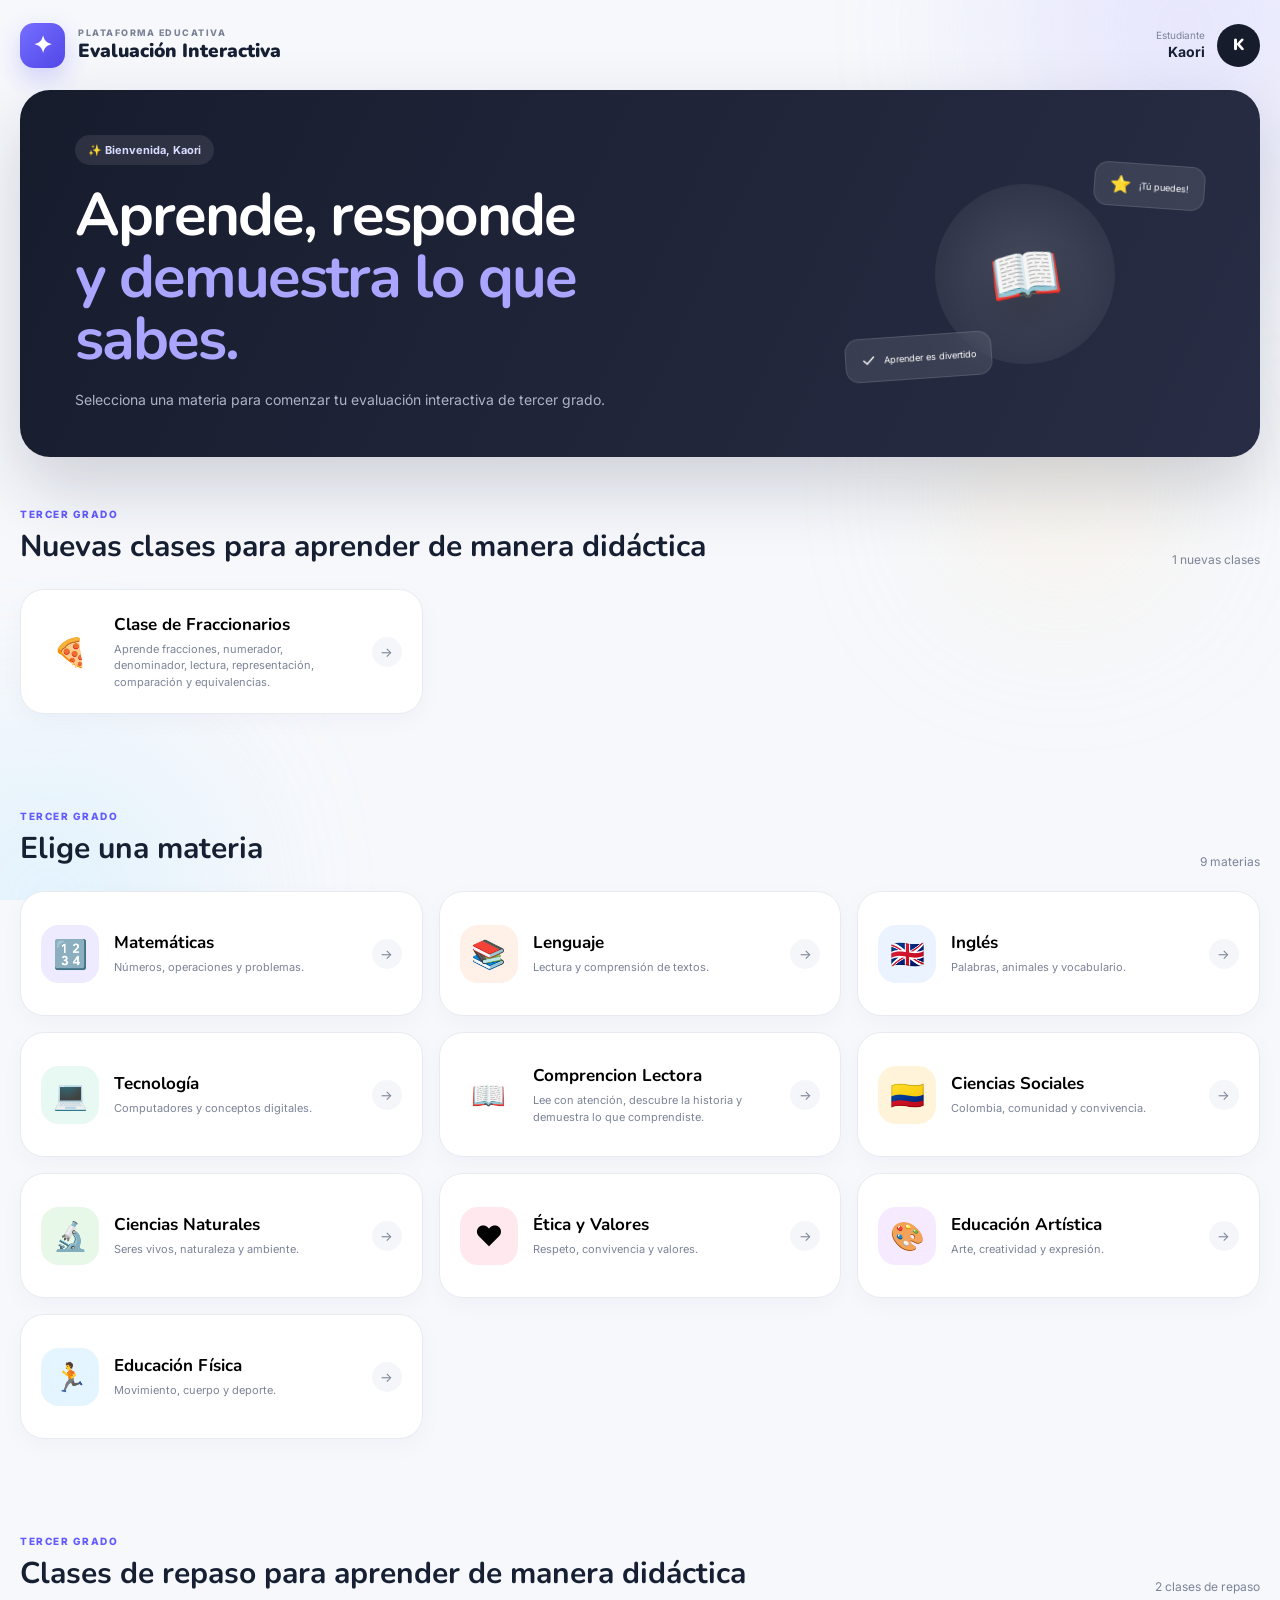
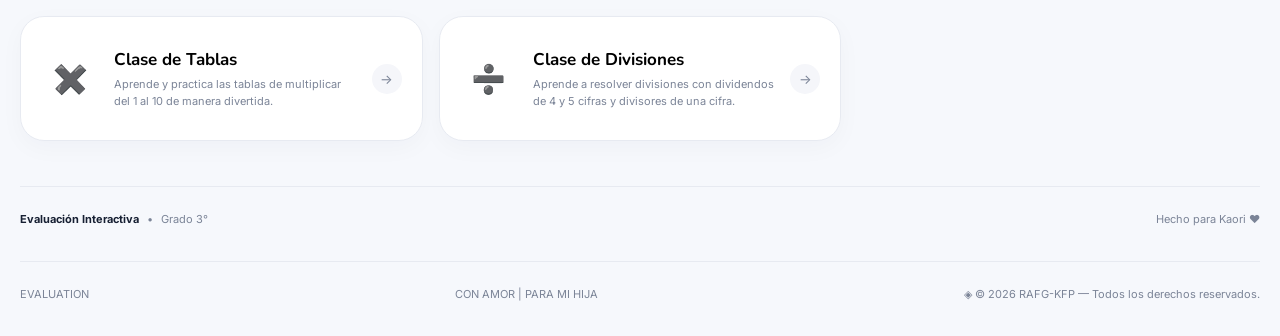
<file: index.html>
<!DOCTYPE html>
<html lang="es">

<head>
    <meta charset="UTF-8">
    <meta name="viewport" content="width=device-width, initial-scale=1.0">

    <title>Evaluación Interactiva | Kaori</title>

    <link rel="stylesheet" href="css/materias.css">
</head>

<body>

    <!-- Fondo decorativo -->
    <div class="background">
        <div class="orb orb-1"></div>
        <div class="orb orb-2"></div>
        <div class="orb orb-3"></div>
    </div>

    <!-- APP -->
    <main class="app">

        <!-- HEADER -->
        <header class="header">

            <div class="brand">
                <div class="brand-icon">
                    ✦
                </div>

                <div>
                    <span class="brand-small">PLATAFORMA EDUCATIVA</span>
                    <h1>Evaluación Interactiva</h1>
                </div>
            </div>

            <div class="student">
                <div class="student-info">
                    <span>Estudiante</span>
                    <strong>Kaori</strong>
                </div>

                <div class="avatar">
                    K
                </div>
            </div>

        </header>


        <!-- HERO -->
        <section class="hero">

            <div class="hero-content">

                <span class="welcome">
                    ✨ Bienvenida, Kaori
                </span>

                <h2>
                    Aprende, responde<br>
                    <span>y demuestra lo que sabes.</span>
                </h2>

                <p>
                    Selecciona una materia para comenzar tu evaluación
                    interactiva de tercer grado.
                </p>

            </div>

            <div class="hero-decoration">

                <div class="floating-card card-one">
                    <span>⭐</span>
                    <small>¡Tú puedes!</small>
                </div>

                <div class="main-illustration">
                    <div class="book">
                        📖
                    </div>
                </div>

                <div class="floating-card card-two">
                    <span>✓</span>
                    <small>Aprender es divertido</small>
                </div>

            </div>

        </section>

        <!-- NUEVAS CLASES -->
        <section class="subjects-section">

            <div class="section-title">

                <div>
                    <span class="section-label">TERCER GRADO</span>
                    <h3>Nuevas clases para aprender de manera didáctica</h3>
                </div>

                <span class="subject-count">
                    1 nuevas clases
                </span>

            </div>


            <div class="subjects-grid">

                <!-- NUEVA CLASE: FRACCIONARIOS -->
                <button class="subject-card fraccionarios" data-subject="fraccionarios" type="button">

                    <div class="subject-icon">
                        🍕
                    </div>

                    <div class="subject-content">
                        <h4>Clase de Fraccionarios</h4>

                        <p>
                            Aprende fracciones, numerador, denominador,
                            lectura, representación, comparación y equivalencias.
                        </p>
                    </div>

                    <div class="arrow">
                        →
                    </div>

                </button>

            </div>

        </section>
        <!-- MATERIAS -->
        <section class="subjects-section">


            <div class="section-title">

                <div>
                    <span class="section-label">TERCER GRADO</span>
                    <h3>Elige una materia</h3>
                </div>

                <span class="subject-count">
                    9 materias
                </span>

            </div>


            <div class="subjects-grid">

                <!-- MATEMÁTICAS -->
                <button class="subject-card mathematics" data-subject="matematicas">

                    <div class="subject-icon">
                        🔢
                    </div>

                    <div class="subject-content">
                        <h4>Matemáticas</h4>
                        <p>
                            Números, operaciones y problemas.
                        </p>
                    </div>

                    <div class="arrow">
                        →
                    </div>

                </button>


                <!-- LENGUAJE -->
                <button class="subject-card language" data-subject="lenguaje">

                    <div class="subject-icon">
                        📚
                    </div>

                    <div class="subject-content">
                        <h4>Lenguaje</h4>
                        <p>
                            Lectura y comprensión de textos.
                        </p>
                    </div>

                    <div class="arrow">
                        →
                    </div>

                </button>


                <!-- INGLÉS -->
                <button class="subject-card english" data-subject="ingles">

                    <div class="subject-icon">
                        🇬🇧
                    </div>

                    <div class="subject-content">
                        <h4>Inglés</h4>
                        <p>
                            Palabras, animales y vocabulario.
                        </p>
                    </div>

                    <div class="arrow">
                        →
                    </div>

                </button>


                <!-- TECNOLOGÍA -->
                <button class="subject-card technology" data-subject="tecnologia">

                    <div class="subject-icon">
                        💻
                    </div>

                    <div class="subject-content">
                        <h4>Tecnología</h4>
                        <p>
                            Computadores y conceptos digitales.
                        </p>
                    </div>

                    <div class="arrow">
                        →
                    </div>

                </button>

                <!-- COMPRENCION LECTORA -->
                <button class="subject-card comprencionlectora" data-subject="comprencionlectora">

                    <div class="subject-icon">
                        📖
                    </div>

                    <div class="subject-content">
                        <h4>Comprencion Lectora</h4>
                        <p>
                            Lee con atención, descubre la historia y demuestra lo que comprendiste.
                        </p>
                    </div>

                    <div class="arrow">
                        →
                    </div>

                </button>

                <!-- SOCIALES -->
                <button class="subject-card social" data-subject="sociales">

                    <div class="subject-icon">
                        🇨🇴
                    </div>

                    <div class="subject-content">
                        <h4>Ciencias Sociales</h4>
                        <p>
                            Colombia, comunidad y convivencia.
                        </p>
                    </div>

                    <div class="arrow">
                        →
                    </div>

                </button>


                <!-- NATURALES -->
                <button class="subject-card natural" data-subject="naturales">

                    <div class="subject-icon">
                        🔬
                    </div>

                    <div class="subject-content">
                        <h4>Ciencias Naturales</h4>
                        <p>
                            Seres vivos, naturaleza y ambiente.
                        </p>
                    </div>

                    <div class="arrow">
                        →
                    </div>

                </button>


                <!-- ÉTICA -->
                <button class="subject-card ethics" data-subject="etica">

                    <div class="subject-icon">
                        ❤️
                    </div>

                    <div class="subject-content">
                        <h4>Ética y Valores</h4>
                        <p>
                            Respeto, convivencia y valores.
                        </p>
                    </div>

                    <div class="arrow">
                        →
                    </div>

                </button>


                <!-- ARTÍSTICA -->
                <button class="subject-card art" data-subject="artistica">

                    <div class="subject-icon">
                        🎨
                    </div>

                    <div class="subject-content">
                        <h4>Educación Artística</h4>
                        <p>
                            Arte, creatividad y expresión.
                        </p>
                    </div>

                    <div class="arrow">
                        →
                    </div>

                </button>


                <!-- EDUCACIÓN FÍSICA -->
                <button class="subject-card physical" data-subject="educacion-fisica">

                    <div class="subject-icon">
                        🏃
                    </div>

                    <div class="subject-content">
                        <h4>Educación Física</h4>
                        <p>
                            Movimiento, cuerpo y deporte.
                        </p>
                    </div>

                    <div class="arrow">
                        →
                    </div>

                </button>

            </div>

        </section>
        <!-- CLASES DE REPASO -->
        <section class="subjects-section">

            <div class="section-title">

                <div>
                    <span class="section-label">TERCER GRADO</span>
                    <h3> Clases de repaso para aprender de manera didáctica</h3>
                </div>

                <span class="subject-count">
                    2 clases de repaso
                </span>

            </div>


            <div class="subjects-grid">

                <!-- NUEVA CLASE: TABLAS -->
                <button class="subject-card tablas" data-subject="tablas" type="button">

                    <div class="subject-icon">
                        ✖️
                    </div>

                    <div class="subject-content">
                        <h4>Clase de Tablas</h4>

                        <p>
                            Aprende y practica las tablas de multiplicar
                            del 1 al 10 de manera divertida.
                        </p>
                    </div>

                    <div class="arrow">
                        →
                    </div>

                </button>


                <!-- NUEVA CLASE: DIVISIONES -->
                <button class="subject-card diviciones" data-subject="diviciones" type="button">

                    <div class="subject-icon">
                        ➗
                    </div>

                    <div class="subject-content">
                        <h4>Clase de Divisiones</h4>

                        <p>
                            Aprende a resolver divisiones con dividendos
                            de 4 y 5 cifras y divisores de una cifra.
                        </p>
                    </div>

                    <div class="arrow">
                        →
                    </div>

                </button>

            </div>

        </section>

        <!-- FOOTER -->
        <footer>

            <div>
                <strong>Evaluación Interactiva</strong>
                <span>•</span>
                <span>Grado 3°</span>
            </div>

            <span>
                Hecho para Kaori ❤️
            </span>

        </footer>
        <footer>

            <p>
                EVALUATION
            </p>

            <span>
                CON AMOR | PARA MI HIJA
            </span>
            <p>◈ © 2026 RAFG-KFP — Todos los derechos reservados.</p>
        </footer>
    </main>


    <!-- MODAL -->
    <div class="modal" id="modal">

        <div class="modal-box">

            <button class="close-modal" id="closeModal">
                ×
            </button>

            <div class="modal-icon" id="modalIcon">
                🔢
            </div>

            <span>HAS SELECCIONADO</span>

            <h3 id="modalTitle">
                Matemáticas
            </h3>

            <p id="modalDescription">
                Prepárate para comenzar tu evaluación.
            </p>

            <button class="start-button" id="startButton">

                Comenzar evaluación
                <span>→</span>

            </button>

        </div>

    </div>

    <script src="js/materias.js"></script>

</body>

</html>
</file>
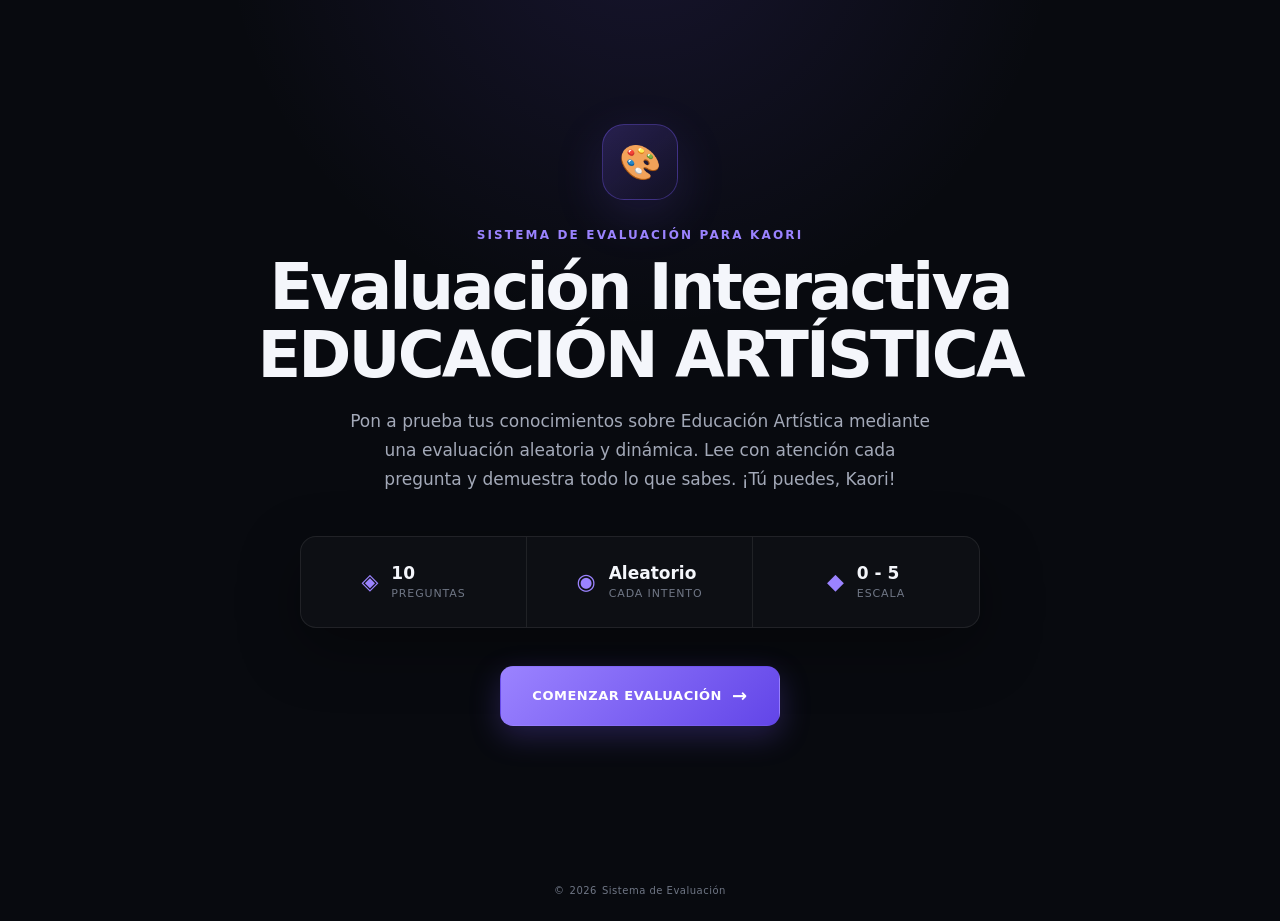
<file: materias/artistica.html>
<!DOCTYPE html>
<html lang="es">
<head>
    <meta charset="UTF-8">

    <meta
        name="viewport"
        content="width=device-width, initial-scale=1.0, maximum-scale=1.0"
    >

    <meta name="theme-color" content="#0b0d12">

    <title>Evaluación Interactiva Kaori - Educación Artística</title>

    <link rel="stylesheet" href="../css/style.css">
</head>

<body>

    <main class="app">

        <!-- ============================= -->
        <!-- PANTALLA DE INICIO -->
        <!-- ============================= -->

        <section id="pantallaInicio" class="pantalla pantalla-inicio">

            <div class="hero-icon">
                <span>🎨</span>
            </div>

            <p class="eyebrow">
                SISTEMA DE EVALUACIÓN PARA KAORI
            </p>

            <h1>
                Evaluación Interactiva EDUCACIÓN ARTÍSTICA
            </h1>

            <p class="descripcion">
                Pon a prueba tus conocimientos sobre Educación Artística
                mediante una evaluación aleatoria y dinámica. Lee con
                atención cada pregunta y demuestra todo lo que sabes.
                ¡Tú puedes, Kaori!
            </p>

            <div class="info-examen">

                <div class="info-item">
                    <span class="info-icon">◈</span>

                    <div>
                        <strong id="cantidadPreguntasInicio">
                            0
                        </strong>

                        <small>
                            Preguntas
                        </small>
                    </div>
                </div>

                <div class="info-item">
                    <span class="info-icon">◉</span>

                    <div>
                        <strong>
                            Aleatorio
                        </strong>

                        <small>
                            Cada intento
                        </small>
                    </div>
                </div>

                <div class="info-item">
                    <span class="info-icon">◆</span>

                    <div>
                        <strong>
                            0 - 5
                        </strong>

                        <small>
                            Escala
                        </small>
                    </div>
                </div>

            </div>

            <button
                id="btnComenzar"
                class="btn btn-primary btn-grande"
            >
                COMENZAR EVALUACIÓN

                <span class="btn-arrow">
                    →
                </span>
            </button>

        </section>


        <!-- ============================= -->
        <!-- PANTALLA DEL EXAMEN -->
        <!-- ============================= -->

        <section
            id="pantallaExamen"
            class="pantalla pantalla-examen hidden"
        >

            <header class="exam-header">

                <div class="exam-brand">

                    <span class="brand-mark">
                        🎨
                    </span>

                    <span>
                        EDUCACIÓN ARTÍSTICA
                    </span>

                </div>

                <div class="exam-counter">

                    <span>
                        PREGUNTA
                    </span>

                    <strong>

                        <span id="numeroPregunta">
                            1
                        </span>

                        <small>
                            DE
                        </small>

                        <span id="totalPreguntas">
                            30
                        </span>

                    </strong>

                </div>

            </header>


            <!-- ============================= -->
            <!-- PROGRESO -->
            <!-- ============================= -->

            <div class="progress-container">

                <div class="progress-labels">

                    <span>
                        PROGRESO
                    </span>

                    <span id="porcentajeProgreso">
                        0%
                    </span>

                </div>

                <div class="progress-track">

                    <div
                        id="barraProgreso"
                        class="progress-bar"
                    ></div>

                </div>

            </div>


            <!-- ============================= -->
            <!-- TARJETA DE PREGUNTA -->
            <!-- ============================= -->

            <div
                class="question-card"
                id="questionCard"
            >

                <div class="question-number">

                    <span id="numeroPreguntaTarjeta">
                        01
                    </span>

                </div>

                <div class="question-content">

                    <p class="question-label">
                        PREGUNTA
                    </p>

                    <h2 id="textoPregunta">
                        Cargando pregunta...
                    </h2>

                </div>

            </div>


            <!-- ============================= -->
            <!-- RESPUESTAS -->
            <!-- ============================= -->

            <div
                id="contenedorRespuestas"
                class="answers-container"
            ></div>


            <!-- ============================= -->
            <!-- RETROALIMENTACIÓN -->
            <!-- ============================= -->

            <div
                id="feedbackRespuesta"
                class="feedback hidden"
            ></div>

        </section>


        <!-- ============================= -->
        <!-- PANTALLA DE RESULTADOS -->
        <!-- ============================= -->

        <section
            id="pantallaResultados"
            class="pantalla pantalla-resultados hidden"
        >

            <div class="result-icon">

                <span id="iconoResultado">
                    ✓
                </span>

            </div>

            <p class="eyebrow">
                RESULTADO
            </p>

            <h1>
                EVALUACIÓN FINALIZADA
            </h1>

            <p class="result-subtitle">
                Has completado todas las preguntas de Educación Artística.
            </p>


            <!-- ============================= -->
            <!-- CÍRCULO DE PORCENTAJE -->
            <!-- ============================= -->

            <div class="score-circle">

                <svg
                    class="score-svg"
                    viewBox="0 0 120 120"
                >

                    <circle
                        class="score-bg"
                        cx="60"
                        cy="60"
                        r="52"
                    ></circle>

                    <circle
                        id="scoreProgress"
                        class="score-progress"
                        cx="60"
                        cy="60"
                        r="52"
                    ></circle>

                </svg>

                <div class="score-content">

                    <strong id="resultadoPorcentaje">
                        0%
                    </strong>

                    <span>
                        RESULTADO
                    </span>

                </div>

            </div>


            <!-- ============================= -->
            <!-- RESULTADO PRINCIPAL -->
            <!-- ============================= -->

            <div class="main-score">

                <strong>

                    <span id="resultadoCorrectas">
                        0
                    </span>

                    <span>
                        /
                    </span>

                    <span id="resultadoTotal">
                        0
                    </span>

                </strong>

                <span>
                    RESPUESTAS CORRECTAS
                </span>

            </div>


            <!-- ============================= -->
            <!-- ESTADÍSTICAS -->
            <!-- ============================= -->

            <div class="stats-grid">

                <div class="stat-card correct">

                    <span class="stat-symbol">
                        ✓
                    </span>

                    <strong id="resultadoCorrectasCard">
                        0
                    </strong>

                    <span>
                        CORRECTAS
                    </span>

                </div>


                <div class="stat-card incorrect">

                    <span class="stat-symbol">
                        ×
                    </span>

                    <strong id="resultadoIncorrectas">
                        0
                    </strong>

                    <span>
                        INCORRECTAS
                    </span>

                </div>


                <div class="stat-card grade">

                    <span class="stat-symbol">
                        ★
                    </span>

                    <strong id="resultadoNota">
                        0.0
                    </strong>

                    <span>
                        NOTA / 5.0
                    </span>

                </div>

            </div>


            <!-- ============================= -->
            <!-- BOTONES -->
            <!-- ============================= -->

            <div class="result-actions">

                <button
                    id="btnDetalles"
                    class="btn btn-secondary"
                >

                    <span>
                        ☰
                    </span>

                    VER RESULTADOS DETALLADOS

                </button>


                <button
                    id="btnNuevoIntento"
                    class="btn btn-primary"
                >

                    <span>
                        ↻
                    </span>

                    NUEVO INTENTO

                </button>

            </div>

        </section>


        <!-- ============================= -->
        <!-- PANTALLA DE DETALLES -->
        <!-- ============================= -->

        <section
            id="pantallaDetalles"
            class="pantalla pantalla-detalles hidden"
        >

            <header class="details-header">

                <div>

                    <p class="eyebrow">
                        REVISIÓN
                    </p>

                    <h1>
                        Resultados detallados
                    </h1>

                </div>

                <button
                    id="btnVolverResultados"
                    class="btn-icon"
                    aria-label="Volver a resultados"
                >
                    ×
                </button>

            </header>


            <div
                id="listaDetalles"
                class="details-list"
            ></div>


            <div class="details-footer">

                <button
                    id="btnNuevoIntentoDetalles"
                    class="btn btn-primary"
                >
                    ↻ NUEVO INTENTO
                </button>

            </div>

        </section>


        <!-- ============================= -->
        <!-- PANTALLA DE ERROR -->
        <!-- ============================= -->

        <section
            id="pantallaError"
            class="pantalla pantalla-error hidden"
        >

            <div class="error-icon">
                !
            </div>

            <p class="eyebrow">
                ERROR DE CONFIGURACIÓN
            </p>

            <h1>
                No se puede iniciar la evaluación
            </h1>

            <p id="mensajeError">
                Se produjo un problema.
            </p>

            <button
                id="btnRecargarError"
                class="btn btn-secondary"
            >
                REVISAR CONFIGURACIÓN
            </button>

        </section>

    </main>


    <!-- ============================= -->
    <!-- PIE DE PÁGINA -->
    <!-- ============================= -->

    <footer class="site-footer">

        <span>
            ©
        </span>

        <span id="anioActual"></span>

        <span>
            Sistema de Evaluación
        </span>

    </footer>

    <!-- ============================= -->
    <!-- JAVASCRIPT -->
    <!-- ============================= -->

    <script src="../js/artistica.js"></script>

</body>
</html>
</file>
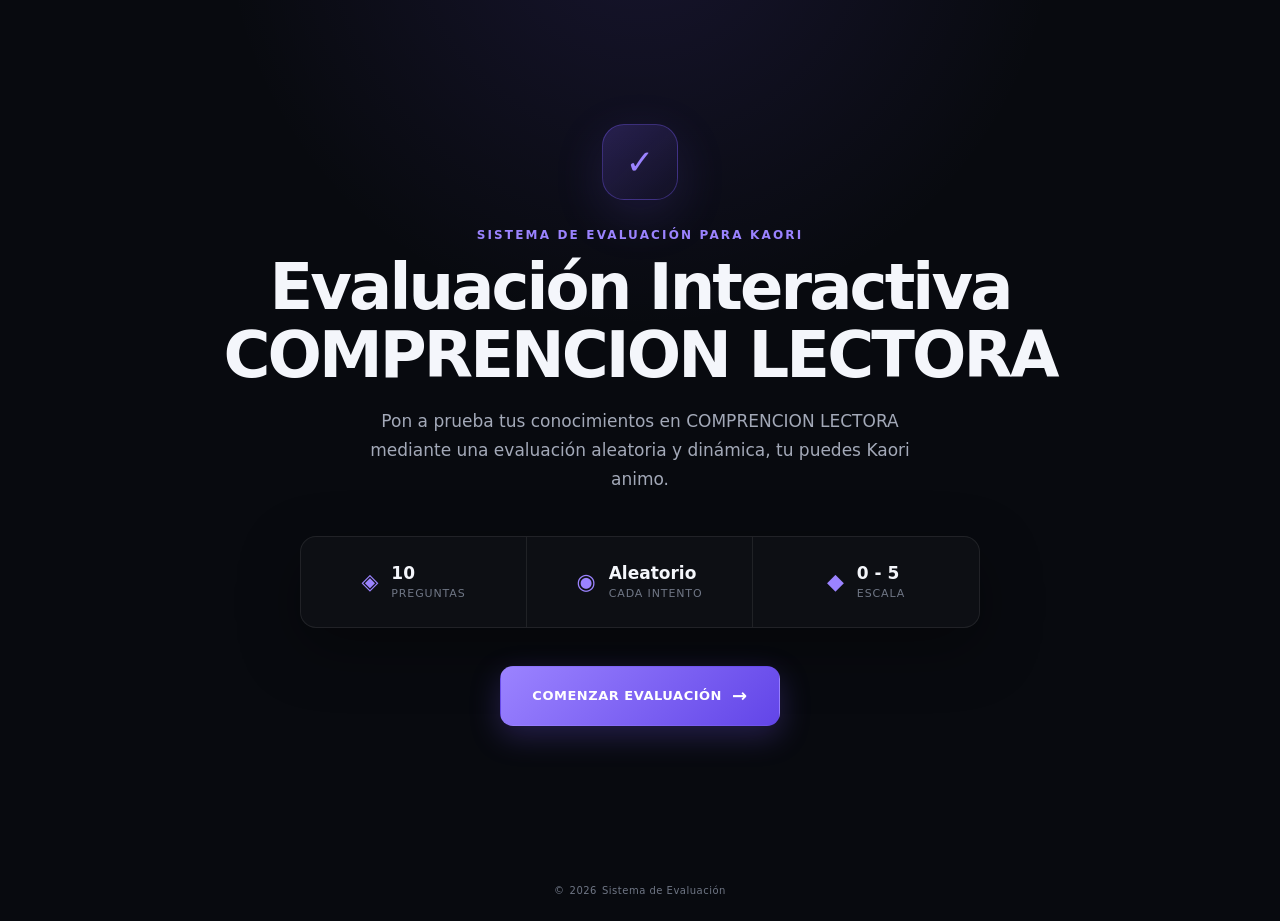
<file: materias/comprencionlectora.html>
<!DOCTYPE html>
<html lang="es">
<head>
    <meta charset="UTF-8">
    <meta
        name="viewport"
        content="width=device-width, initial-scale=1.0, maximum-scale=1.0"
    >
    <meta name="theme-color" content="#0b0d12">

    <title>Evaluación Interactiva Kaori</title>

    <link rel="stylesheet" href="../css/style.css">
</head>

<body>

    <main class="app">

        <!-- ==================================================
             PANTALLA DE INICIO
             ================================================== -->
        <section id="pantallaInicio" class="pantalla pantalla-inicio">

            <div class="hero-icon">
                <span>✓</span>
            </div>

            <p class="eyebrow">SISTEMA DE EVALUACIÓN PARA KAORI</p>

            <h1>Evaluación Interactiva COMPRENCION LECTORA</h1>

            <p class="descripcion">
                Pon a prueba tus conocimientos en COMPRENCION LECTORA mediante una evaluación
                aleatoria y dinámica, tu puedes Kaori animo.
            </p>

            <div class="info-examen">

                <div class="info-item">
                    <span class="info-icon">◈</span>
                    <div>
                        <strong id="cantidadPreguntasInicio">0</strong>
                        <small>Preguntas</small>
                    </div>
                </div>

                <div class="info-item">
                    <span class="info-icon">◉</span>
                    <div>
                        <strong>Aleatorio</strong>
                        <small>Cada intento</small>
                    </div>
                </div>

                <div class="info-item">
                    <span class="info-icon">◆</span>
                    <div>
                        <strong>0 - 5</strong>
                        <small>Escala</small>
                    </div>
                </div>

            </div>

            <button id="btnComenzar" class="btn btn-primary btn-grande">
                COMENZAR EVALUACIÓN
                <span class="btn-arrow">→</span>
            </button>

        </section>


        <!-- ==================================================
             PANTALLA DEL EXAMEN
             ================================================== -->
        <section id="pantallaExamen" class="pantalla pantalla-examen hidden">

            <header class="exam-header">

                <div class="exam-brand">
                    <span class="brand-mark">✓</span>
                    <span>EVALUACIÓN</span>
                </div>

                <div class="exam-counter">
                    <span>PREGUNTA</span>
                    <strong>
                        <span id="numeroPregunta">1</span>
                        <small>DE</small>
                        <span id="totalPreguntas">30</span>
                    </strong>
                </div>

            </header>


            <div class="progress-container">

                <div class="progress-labels">
                    <span>PROGRESO</span>
                    <span id="porcentajeProgreso">0%</span>
                </div>

                <div class="progress-track">
                    <div
                        id="barraProgreso"
                        class="progress-bar"
                    ></div>
                </div>

            </div>


            <div class="question-card" id="questionCard">

                <div class="question-number">
                    <span id="numeroPreguntaTarjeta">01</span>
                </div>

                <div class="question-content">

                    <p class="question-label">PREGUNTA</p>

                    <h2 id="textoPregunta">
                        Cargando pregunta...
                    </h2>

                </div>

            </div>


            <div
                id="contenedorRespuestas"
                class="answers-container"
            ></div>


            <div
                id="feedbackRespuesta"
                class="feedback hidden"
            ></div>

        </section>


        <!-- ==================================================
             PANTALLA DE RESULTADOS
             ================================================== -->
        <section id="pantallaResultados" class="pantalla pantalla-resultados hidden">

            <div class="result-icon">
                <span id="iconoResultado">✓</span>
            </div>

            <p class="eyebrow">RESULTADO</p>

            <h1>EVALUACIÓN FINALIZADA</h1>

            <p class="result-subtitle">
                Has completado todas las preguntas.
            </p>


            <div class="score-circle">

                <svg
                    class="score-svg"
                    viewBox="0 0 120 120"
                >
                    <circle
                        class="score-bg"
                        cx="60"
                        cy="60"
                        r="52"
                    ></circle>

                    <circle
                        id="scoreProgress"
                        class="score-progress"
                        cx="60"
                        cy="60"
                        r="52"
                    ></circle>
                </svg>

                <div class="score-content">
                    <strong id="resultadoPorcentaje">0%</strong>
                    <span>RESULTADO</span>
                </div>

            </div>


            <div class="main-score">
                <strong>
                    <span id="resultadoCorrectas">0</span>
                    <span>/</span>
                    <span id="resultadoTotal">0</span>
                </strong>

                <span>RESPUESTAS CORRECTAS</span>
            </div>


            <div class="stats-grid">

                <div class="stat-card correct">
                    <span class="stat-symbol">✓</span>
                    <strong id="resultadoCorrectasCard">0</strong>
                    <span>CORRECTAS</span>
                </div>

                <div class="stat-card incorrect">
                    <span class="stat-symbol">×</span>
                    <strong id="resultadoIncorrectas">0</strong>
                    <span>INCORRECTAS</span>
                </div>

                <div class="stat-card grade">
                    <span class="stat-symbol">★</span>
                    <strong id="resultadoNota">0.0</strong>
                    <span>NOTA / 5.0</span>
                </div>

            </div>


            <div class="result-actions">

                <button
                    id="btnDetalles"
                    class="btn btn-secondary"
                >
                    <span>☰</span>
                    VER RESULTADOS DETALLADOS
                </button>

                <button
                    id="btnNuevoIntento"
                    class="btn btn-primary"
                >
                    <span>↻</span>
                    NUEVO INTENTO
                </button>

            </div>

        </section>


        <!-- ==================================================
             PANTALLA DE DETALLES
             ================================================== -->
        <section id="pantallaDetalles" class="pantalla pantalla-detalles hidden">

            <header class="details-header">

                <div>
                    <p class="eyebrow">REVISIÓN</p>
                    <h1>Resultados detallados</h1>
                </div>

                <button
                    id="btnVolverResultados"
                    class="btn-icon"
                    aria-label="Volver a resultados"
                >
                    ×
                </button>

            </header>


            <div
                id="listaDetalles"
                class="details-list"
            ></div>


            <div class="details-footer">

                <button
                    id="btnNuevoIntentoDetalles"
                    class="btn btn-primary"
                >
                    ↻ NUEVO INTENTO
                </button>

            </div>

        </section>


        <!-- ==================================================
             MENSAJE DE ERROR
             ================================================== -->
        <section
            id="pantallaError"
            class="pantalla pantalla-error hidden"
        >

            <div class="error-icon">!</div>

            <p class="eyebrow">ERROR DE CONFIGURACIÓN</p>

            <h1>No se puede iniciar la evaluación</h1>

            <p id="mensajeError">
                Se produjo un problema.
            </p>

            <button
                id="btnRecargarError"
                class="btn btn-secondary"
            >
                REVISAR CONFIGURACIÓN
            </button>

        </section>

    </main>


    <footer class="site-footer">
        <span>©</span>
        <span id="anioActual"></span>
        <span>Sistema de Evaluación</span>
    </footer>


    <script src="../js/comprencionlectora.js"></script>

</body>
</html>
</file>
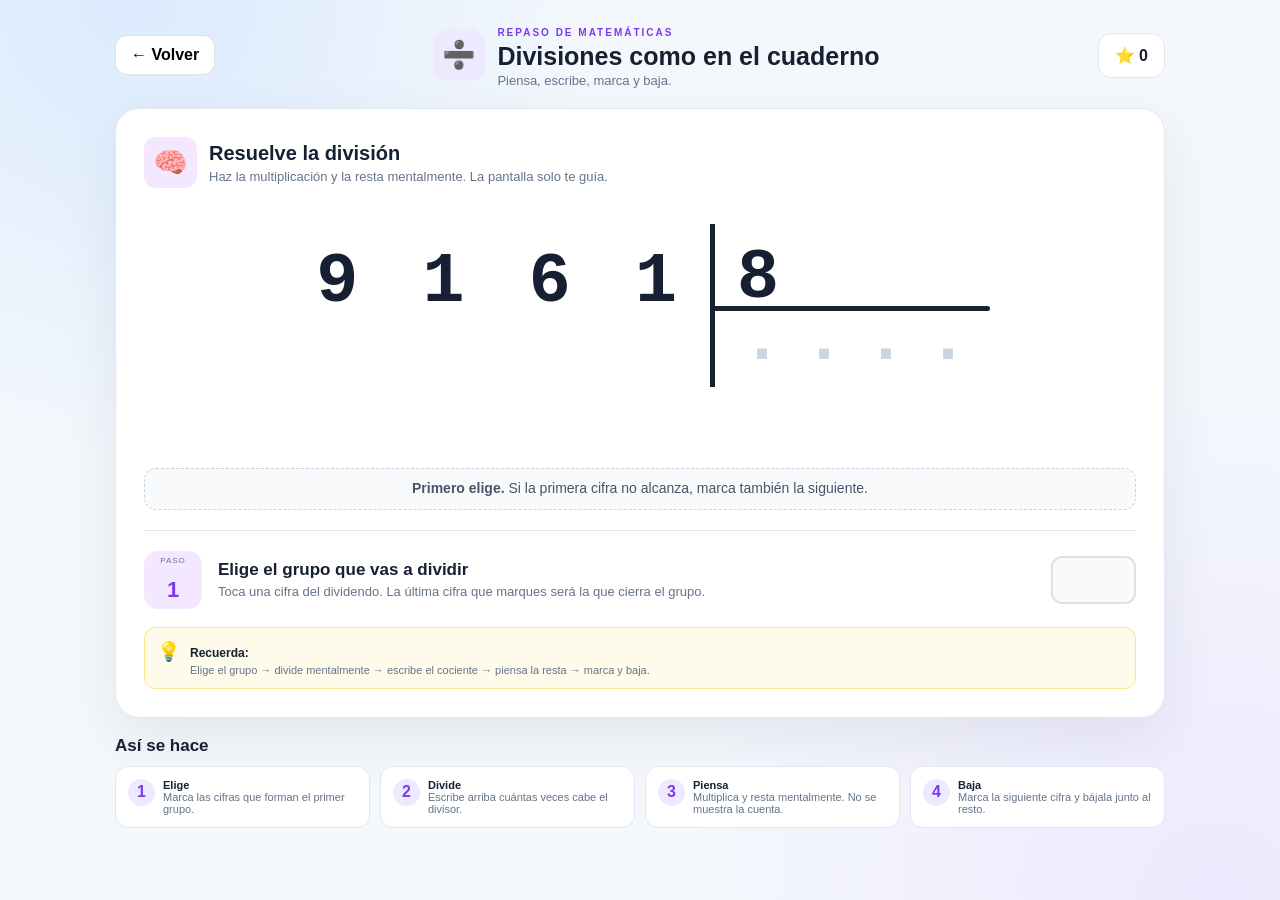
<file: materias/diviciones.html>
<!DOCTYPE html>
<html lang="es">
<head>
<meta charset="UTF-8">
<meta name="viewport" content="width=device-width, initial-scale=1.0">
<title>Repaso de divisiones</title>
<link rel="stylesheet" href="../css/diviciones.css">
</head>
<body>
<main class="app">
  <header class="topbar">
    <button class="btn-volver" id="btnVolver" type="button">← Volver</button>
    <div class="titulo">
      <div class="icono">➗</div>
      <div>
        <small>REPASO DE MATEMÁTICAS</small>
        <h1>Divisiones como en el cuaderno</h1>
        <p>Piensa, escribe, marca y baja.</p>
      </div>
    </div>
    <div class="puntos" aria-label="Divisiones correctas">⭐ <span id="correctas">0</span></div>
  </header>

  <section class="tarjeta">
    <div class="encabezado">
      <span>🧠</span>
      <div>
        <h2>Resuelve la división</h2>
        <p>Haz la multiplicación y la resta mentalmente. La pantalla solo te guía.</p>
      </div>
    </div>

    <div class="zona">
      <div class="division-papel" aria-label="División larga escolar">
        <div class="lado-izquierdo">
          <div class="dividendo" id="dividendo"></div>
          <div class="trabajo" id="trabajo"></div>
        </div>

        <div class="lado-derecho">
          <div class="divisor" id="divisor"></div>
          <div class="linea"></div>
          <div class="cociente" id="cociente"></div>
        </div>
      </div>
    </div>

    <div class="instruccion" id="instruccion" aria-live="polite"></div>

    <div class="control">
      <div class="paso">
        <small>PASO</small>
        <strong id="paso">1</strong>
      </div>

      <div class="texto">
        <h3 id="pregunta">Elige las cifras</h3>
        <p id="explicacion"></p>
      </div>

      <div class="respuesta">
        <input id="respuesta" type="text" maxlength="1" inputmode="numeric"
               autocomplete="off" aria-label="Cifra del cociente">
        <button id="comprobar" type="button">Comprobar</button>
      </div>
    </div>

    <div class="feedback oculto" id="feedback" aria-live="polite">
      <span id="feedbackIcono">💡</span>
      <div>
        <strong id="feedbackTitulo"></strong>
        <p id="feedbackTexto"></p>
      </div>
    </div>

    <button class="accion oculto" id="bajar" type="button">⬇️ Bajar la siguiente cifra</button>
    <button class="accion nueva oculto" id="nueva" type="button">✨ Nueva división</button>

    <div class="recordatorio">
      💡
      <div>
        <strong>Recuerda:</strong>
        <p>Elige el grupo → divide mentalmente → escribe el cociente → piensa la resta → marca y baja.</p>
      </div>
    </div>
  </section>

  <section class="guia">
    <h3>Así se hace</h3>
    <div><span>1</span><p><b>Elige</b><br>Marca las cifras que forman el primer grupo.</p></div>
    <div><span>2</span><p><b>Divide</b><br>Escribe arriba cuántas veces cabe el divisor.</p></div>
    <div><span>3</span><p><b>Piensa</b><br>Multiplica y resta mentalmente. No se muestra la cuenta.</p></div>
    <div><span>4</span><p><b>Baja</b><br>Marca la siguiente cifra y bájala junto al resto.</p></div>
  </section>
</main>

<div class="modal oculto" id="modal" role="dialog" aria-modal="true" aria-labelledby="resultadoGrande">
  <div class="modal-box">
    <div>🏆</div>
    <h2>¡Muy bien!</h2>
    <p id="resultado"></p>
    <strong id="resultadoGrande"></strong>
    <button id="otra" type="button">Hacer otra división</button>
    <button class="sec" id="inicio" type="button">Volver al inicio</button>
  </div>
</div>

<script src="../js/diviciones.js"></script>
</body>
</html>
</file>
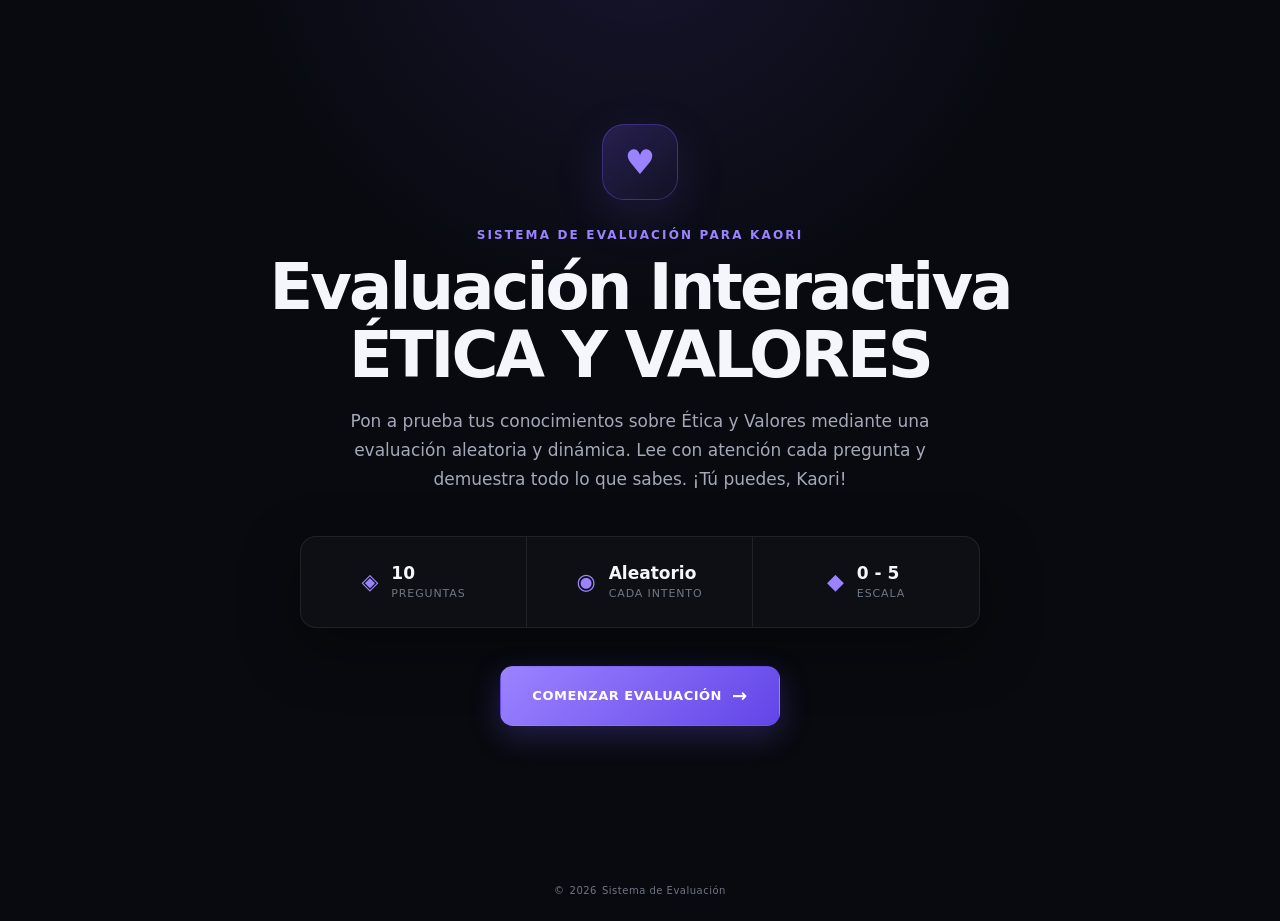
<file: materias/etica.html>
<!DOCTYPE html>
<html lang="es">
<head>
    <meta charset="UTF-8">
    <meta
        name="viewport"
        content="width=device-width, initial-scale=1.0, maximum-scale=1.0"
    >
    <meta name="theme-color" content="#0b0d12">

    <title>Evaluación Interactiva Kaori - Ética y Valores</title>

    <link rel="stylesheet" href="../css/style.css">
</head>

<body>

    <main class="app">

        <!-- ==================================================
             PANTALLA DE INICIO
             ================================================== -->
        <section id="pantallaInicio" class="pantalla pantalla-inicio">

            <div class="hero-icon">
                <span>♥</span>
            </div>

            <p class="eyebrow">SISTEMA DE EVALUACIÓN PARA KAORI</p>

            <h1>Evaluación Interactiva ÉTICA Y VALORES</h1>

            <p class="descripcion">
                Pon a prueba tus conocimientos sobre Ética y Valores mediante
                una evaluación aleatoria y dinámica. Lee con atención cada
                pregunta y demuestra todo lo que sabes. ¡Tú puedes, Kaori!
            </p>

            <div class="info-examen">

                <div class="info-item">
                    <span class="info-icon">◈</span>
                    <div>
                        <strong id="cantidadPreguntasInicio">0</strong>
                        <small>Preguntas</small>
                    </div>
                </div>

                <div class="info-item">
                    <span class="info-icon">◉</span>
                    <div>
                        <strong>Aleatorio</strong>
                        <small>Cada intento</small>
                    </div>
                </div>

                <div class="info-item">
                    <span class="info-icon">◆</span>
                    <div>
                        <strong>0 - 5</strong>
                        <small>Escala</small>
                    </div>
                </div>

            </div>

            <button id="btnComenzar" class="btn btn-primary btn-grande">
                COMENZAR EVALUACIÓN
                <span class="btn-arrow">→</span>
            </button>

        </section>


        <!-- ==================================================
             PANTALLA DEL EXAMEN
             ================================================== -->
        <section id="pantallaExamen" class="pantalla pantalla-examen hidden">

            <header class="exam-header">

                <div class="exam-brand">
                    <span class="brand-mark">♥</span>
                    <span>ÉTICA Y VALORES</span>
                </div>

                <div class="exam-counter">
                    <span>PREGUNTA</span>
                    <strong>
                        <span id="numeroPregunta">1</span>
                        <small>DE</small>
                        <span id="totalPreguntas">30</span>
                    </strong>
                </div>

            </header>


            <div class="progress-container">

                <div class="progress-labels">
                    <span>PROGRESO</span>
                    <span id="porcentajeProgreso">0%</span>
                </div>

                <div class="progress-track">
                    <div
                        id="barraProgreso"
                        class="progress-bar"
                    ></div>
                </div>

            </div>


            <div class="question-card" id="questionCard">

                <div class="question-number">
                    <span id="numeroPreguntaTarjeta">01</span>
                </div>

                <div class="question-content">

                    <p class="question-label">PREGUNTA</p>

                    <h2 id="textoPregunta">
                        Cargando pregunta...
                    </h2>

                </div>

            </div>


            <div
                id="contenedorRespuestas"
                class="answers-container"
            ></div>


            <div
                id="feedbackRespuesta"
                class="feedback hidden"
            ></div>

        </section>


        <!-- ==================================================
             PANTALLA DE RESULTADOS
             ================================================== -->
        <section id="pantallaResultados" class="pantalla pantalla-resultados hidden">

            <div class="result-icon">
                <span id="iconoResultado">✓</span>
            </div>

            <p class="eyebrow">RESULTADO</p>

            <h1>EVALUACIÓN FINALIZADA</h1>

            <p class="result-subtitle">
                Has completado todas las preguntas de Ética y Valores.
            </p>


            <div class="score-circle">

                <svg
                    class="score-svg"
                    viewBox="0 0 120 120"
                >
                    <circle
                        class="score-bg"
                        cx="60"
                        cy="60"
                        r="52"
                    ></circle>

                    <circle
                        id="scoreProgress"
                        class="score-progress"
                        cx="60"
                        cy="60"
                        r="52"
                    ></circle>
                </svg>

                <div class="score-content">
                    <strong id="resultadoPorcentaje">0%</strong>
                    <span>RESULTADO</span>
                </div>

            </div>


            <div class="main-score">
                <strong>
                    <span id="resultadoCorrectas">0</span>
                    <span>/</span>
                    <span id="resultadoTotal">0</span>
                </strong>

                <span>RESPUESTAS CORRECTAS</span>
            </div>


            <div class="stats-grid">

                <div class="stat-card correct">
                    <span class="stat-symbol">✓</span>
                    <strong id="resultadoCorrectasCard">0</strong>
                    <span>CORRECTAS</span>
                </div>

                <div class="stat-card incorrect">
                    <span class="stat-symbol">×</span>
                    <strong id="resultadoIncorrectas">0</strong>
                    <span>INCORRECTAS</span>
                </div>

                <div class="stat-card grade">
                    <span class="stat-symbol">★</span>
                    <strong id="resultadoNota">0.0</strong>
                    <span>NOTA / 5.0</span>
                </div>

            </div>


            <div class="result-actions">

                <button
                    id="btnDetalles"
                    class="btn btn-secondary"
                >
                    <span>☰</span>
                    VER RESULTADOS DETALLADOS
                </button>

                <button
                    id="btnNuevoIntento"
                    class="btn btn-primary"
                >
                    <span>↻</span>
                    NUEVO INTENTO
                </button>

            </div>

        </section>


        <!-- ==================================================
             PANTALLA DE DETALLES
             ================================================== -->
        <section id="pantallaDetalles" class="pantalla pantalla-detalles hidden">

            <header class="details-header">

                <div>
                    <p class="eyebrow">REVISIÓN</p>
                    <h1>Resultados detallados</h1>
                </div>

                <button
                    id="btnVolverResultados"
                    class="btn-icon"
                    aria-label="Volver a resultados"
                >
                    ×
                </button>

            </header>


            <div
                id="listaDetalles"
                class="details-list"
            ></div>


            <div class="details-footer">

                <button
                    id="btnNuevoIntentoDetalles"
                    class="btn btn-primary"
                >
                    ↻ NUEVO INTENTO
                </button>

            </div>

        </section>


        <!-- ==================================================
             MENSAJE DE ERROR
             ================================================== -->
        <section
            id="pantallaError"
            class="pantalla pantalla-error hidden"
        >

            <div class="error-icon">!</div>

            <p class="eyebrow">ERROR DE CONFIGURACIÓN</p>

            <h1>No se puede iniciar la evaluación</h1>

            <p id="mensajeError">
                Se produjo un problema.
            </p>

            <button
                id="btnRecargarError"
                class="btn btn-secondary"
            >
                REVISAR CONFIGURACIÓN
            </button>

        </section>

    </main>


    <footer class="site-footer">
        <span>©</span>
        <span id="anioActual"></span>
        <span>Sistema de Evaluación</span>
    </footer>


    <script src="../js/etica.js"></script>

</body>
</html>
</file>
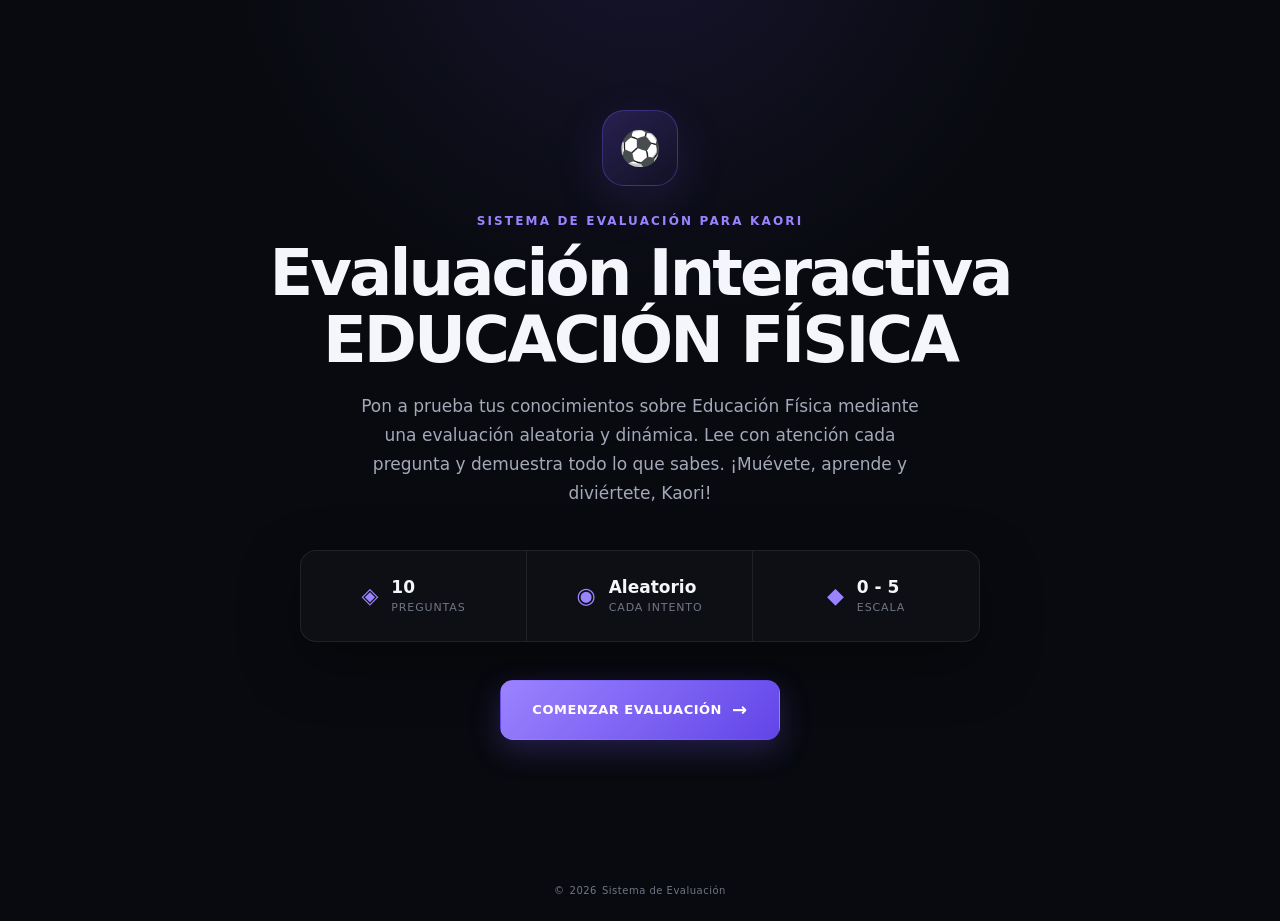
<file: materias/fisica.html>
<!DOCTYPE html>
<html lang="es">

<head>

    <meta charset="UTF-8">

    <meta
        name="viewport"
        content="width=device-width, initial-scale=1.0, maximum-scale=1.0"
    >

    <meta name="theme-color" content="#0b0d12">

    <title>
        Evaluación Interactiva Kaori - Educación Física
    </title>

    <link rel="stylesheet" href="../css/style.css">

</head>

<body>

    <main class="app">

        <!-- ================================= -->
        <!-- PANTALLA DE INICIO -->
        <!-- ================================= -->

        <section
            id="pantallaInicio"
            class="pantalla pantalla-inicio"
        >

            <div class="hero-icon">
                <span>⚽</span>
            </div>

            <p class="eyebrow">
                SISTEMA DE EVALUACIÓN PARA KAORI
            </p>

            <h1>
                Evaluación Interactiva EDUCACIÓN FÍSICA
            </h1>

            <p class="descripcion">

                Pon a prueba tus conocimientos sobre Educación Física
                mediante una evaluación aleatoria y dinámica. Lee con
                atención cada pregunta y demuestra todo lo que sabes.

                ¡Muévete, aprende y diviértete, Kaori!

            </p>

            <div class="info-examen">

                <div class="info-item">

                    <span class="info-icon">
                        ◈
                    </span>

                    <div>

                        <strong id="cantidadPreguntasInicio">
                            0
                        </strong>

                        <small>
                            Preguntas
                        </small>

                    </div>

                </div>


                <div class="info-item">

                    <span class="info-icon">
                        ◉
                    </span>

                    <div>

                        <strong>
                            Aleatorio
                        </strong>

                        <small>
                            Cada intento
                        </small>

                    </div>

                </div>


                <div class="info-item">

                    <span class="info-icon">
                        ◆
                    </span>

                    <div>

                        <strong>
                            0 - 5
                        </strong>

                        <small>
                            Escala
                        </small>

                    </div>

                </div>

            </div>


            <button
                id="btnComenzar"
                class="btn btn-primary btn-grande"
            >

                COMENZAR EVALUACIÓN

                <span class="btn-arrow">
                    →
                </span>

            </button>

        </section>


        <!-- ================================= -->
        <!-- PANTALLA DEL EXAMEN -->
        <!-- ================================= -->

        <section
            id="pantallaExamen"
            class="pantalla pantalla-examen hidden"
        >

            <header class="exam-header">

                <div class="exam-brand">

                    <span class="brand-mark">
                        ⚽
                    </span>

                    <span>
                        EDUCACIÓN FÍSICA
                    </span>

                </div>


                <div class="exam-counter">

                    <span>
                        PREGUNTA
                    </span>

                    <strong>

                        <span id="numeroPregunta">
                            1
                        </span>

                        <small>
                            DE
                        </small>

                        <span id="totalPreguntas">
                            10
                        </span>

                    </strong>

                </div>

            </header>


            <!-- PROGRESO -->

            <div class="progress-container">

                <div class="progress-labels">

                    <span>
                        PROGRESO
                    </span>

                    <span id="porcentajeProgreso">
                        0%
                    </span>

                </div>


                <div class="progress-track">

                    <div
                        id="barraProgreso"
                        class="progress-bar"
                    ></div>

                </div>

            </div>


            <!-- TARJETA DE PREGUNTA -->

            <div
                class="question-card"
                id="questionCard"
            >

                <div class="question-number">

                    <span id="numeroPreguntaTarjeta">
                        01
                    </span>

                </div>


                <div class="question-content">

                    <p class="question-label">
                        PREGUNTA
                    </p>

                    <h2 id="textoPregunta">
                        Cargando pregunta...
                    </h2>

                </div>

            </div>


            <!-- RESPUESTAS -->

            <div
                id="contenedorRespuestas"
                class="answers-container"
            ></div>


            <!-- RETROALIMENTACIÓN -->

            <div
                id="feedbackRespuesta"
                class="feedback hidden"
            ></div>

        </section>


        <!-- ================================= -->
        <!-- PANTALLA DE RESULTADOS -->
        <!-- ================================= -->

        <section
            id="pantallaResultados"
            class="pantalla pantalla-resultados hidden"
        >

            <div class="result-icon">

                <span id="iconoResultado">
                    ✓
                </span>

            </div>


            <p class="eyebrow">
                RESULTADO
            </p>


            <h1>
                EVALUACIÓN FINALIZADA
            </h1>


            <p class="result-subtitle">

                Has completado todas las preguntas
                de Educación Física.

            </p>


            <!-- CÍRCULO -->

            <div class="score-circle">

                <svg
                    class="score-svg"
                    viewBox="0 0 120 120"
                >

                    <circle
                        class="score-bg"
                        cx="60"
                        cy="60"
                        r="52"
                    ></circle>


                    <circle
                        id="scoreProgress"
                        class="score-progress"
                        cx="60"
                        cy="60"
                        r="52"
                    ></circle>

                </svg>


                <div class="score-content">

                    <strong id="resultadoPorcentaje">
                        0%
                    </strong>

                    <span>
                        RESULTADO
                    </span>

                </div>

            </div>


            <!-- RESULTADO PRINCIPAL -->

            <div class="main-score">

                <strong>

                    <span id="resultadoCorrectas">
                        0
                    </span>

                    <span>
                        /
                    </span>

                    <span id="resultadoTotal">
                        0
                    </span>

                </strong>


                <span>
                    RESPUESTAS CORRECTAS
                </span>

            </div>


            <!-- ESTADÍSTICAS -->

            <div class="stats-grid">

                <div class="stat-card correct">

                    <span class="stat-symbol">
                        ✓
                    </span>

                    <strong id="resultadoCorrectasCard">
                        0
                    </strong>

                    <span>
                        CORRECTAS
                    </span>

                </div>


                <div class="stat-card incorrect">

                    <span class="stat-symbol">
                        ×
                    </span>

                    <strong id="resultadoIncorrectas">
                        0
                    </strong>

                    <span>
                        INCORRECTAS
                    </span>

                </div>


                <div class="stat-card grade">

                    <span class="stat-symbol">
                        ★
                    </span>

                    <strong id="resultadoNota">
                        0.0
                    </strong>

                    <span>
                        NOTA / 5.0
                    </span>

                </div>

            </div>


            <!-- BOTONES -->

            <div class="result-actions">

                <button
                    id="btnDetalles"
                    class="btn btn-secondary"
                >

                    <span>
                        ☰
                    </span>

                    VER RESULTADOS DETALLADOS

                </button>


                <button
                    id="btnNuevoIntento"
                    class="btn btn-primary"
                >

                    <span>
                        ↻
                    </span>

                    NUEVO INTENTO

                </button>

            </div>

        </section>


        <!-- ================================= -->
        <!-- PANTALLA DE DETALLES -->
        <!-- ================================= -->

        <section
            id="pantallaDetalles"
            class="pantalla pantalla-detalles hidden"
        >

            <header class="details-header">

                <div>

                    <p class="eyebrow">
                        REVISIÓN
                    </p>

                    <h1>
                        Resultados detallados
                    </h1>

                </div>


                <button
                    id="btnVolverResultados"
                    class="btn-icon"
                    aria-label="Volver a resultados"
                >
                    ×
                </button>

            </header>


            <div
                id="listaDetalles"
                class="details-list"
            ></div>


            <div class="details-footer">

                <button
                    id="btnNuevoIntentoDetalles"
                    class="btn btn-primary"
                >
                    ↻ NUEVO INTENTO
                </button>

            </div>

        </section>


        <!-- ================================= -->
        <!-- PANTALLA DE ERROR -->
        <!-- ================================= -->

        <section
            id="pantallaError"
            class="pantalla pantalla-error hidden"
        >

            <div class="error-icon">
                !
            </div>


            <p class="eyebrow">
                ERROR DE CONFIGURACIÓN
            </p>


            <h1>
                No se puede iniciar la evaluación
            </h1>


            <p id="mensajeError">
                Se produjo un problema.
            </p>


            <button
                id="btnRecargarError"
                class="btn btn-secondary"
            >
                REVISAR CONFIGURACIÓN
            </button>

        </section>

    </main>


    <!-- ================================= -->
    <!-- PIE DE PÁGINA -->
    <!-- ================================= -->

    <footer class="site-footer">

        <span>
            ©
        </span>

        <span id="anioActual"></span>

        <span>
            Sistema de Evaluación
        </span>

    </footer>


    <!-- ================================= -->
    <!-- JAVASCRIPT -->
    <!-- ================================= -->

    <script src="../js/fisica.js"></script>

</body>

</html>
</file>
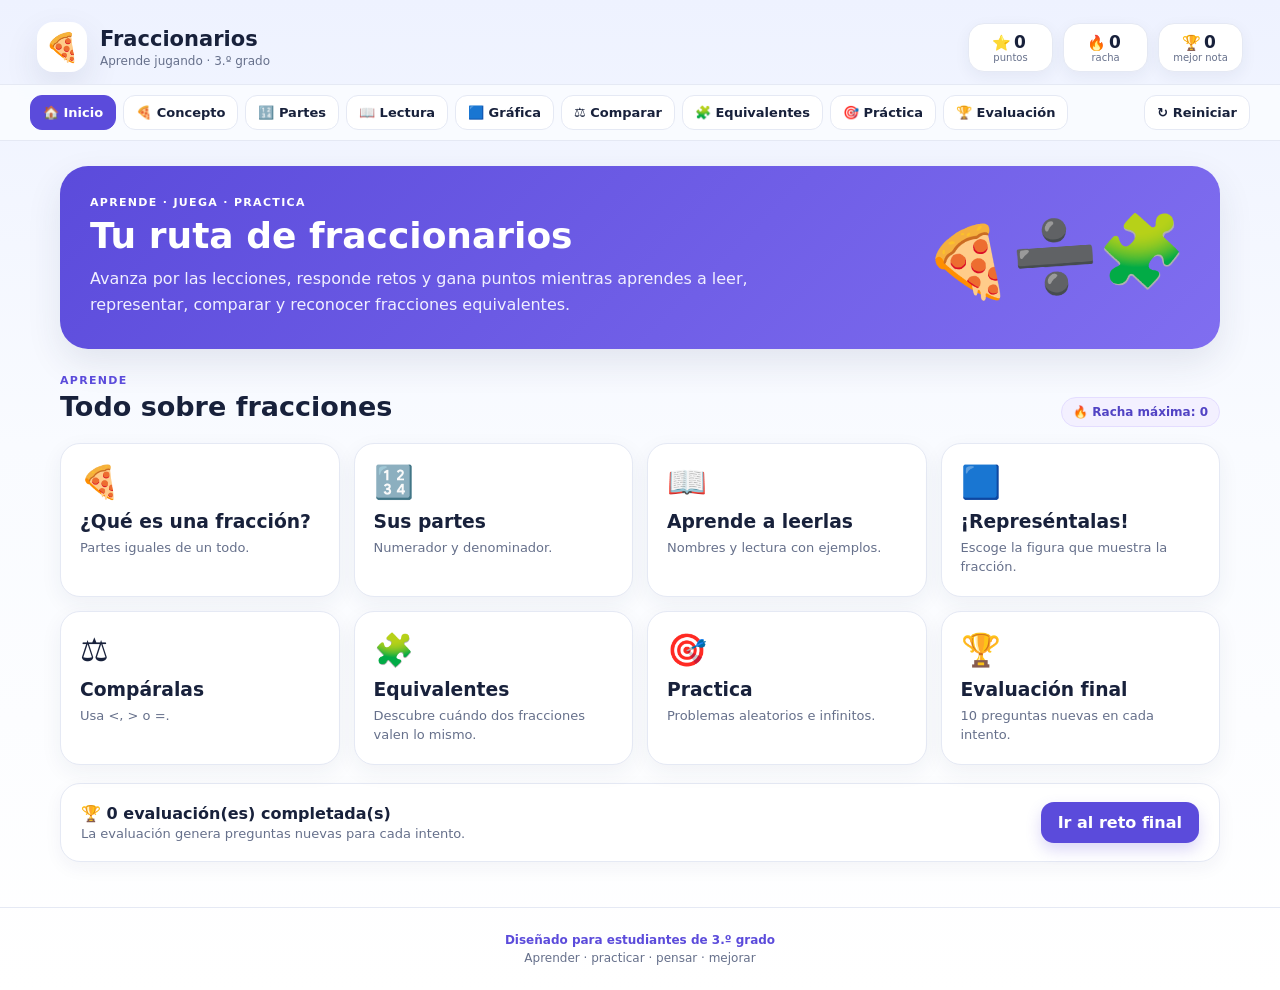
<file: materias/fraccionarios.html>
<!doctype html>
<html lang="es">
<head>
  <meta charset="utf-8">
  <meta name="viewport" content="width=device-width, initial-scale=1">
  <meta name="description" content="Fraccionarios interactivos para estudiantes de tercer grado">
  <title>Fraccionarios · 3.º grado</title>
  <link rel="stylesheet" href="../css/fraccionarios.css">
</head>
<body>
  <header class="topbar">
    <div class="brand">
      <div class="brand-mark">🍕</div>
      <div>
        <strong>Fraccionarios</strong>
        <span>Aprende jugando · 3.º grado</span>
      </div>
    </div>
    <div class="top-stats" aria-label="Progreso">
      <div class="stat"><span>⭐</span><b id="points">0</b><small>puntos</small></div>
      <div class="stat"><span>🔥</span><b id="streak">0</b><small>racha</small></div>
      <div class="stat"><span>🏆</span><b id="bestScore">0</b><small>mejor nota</small></div>
    </div>
  </header>

  <nav class="nav" aria-label="Navegación principal">
    <button class="nav-btn active" data-view="home">🏠 Inicio</button>
    <button class="nav-btn" data-view="concepto">🍕 Concepto</button>
    <button class="nav-btn" data-view="partes">🔢 Partes</button>
    <button class="nav-btn" data-view="lectura">📖 Lectura</button>
    <button class="nav-btn" data-view="representacion">🟦 Gráfica</button>
    <button class="nav-btn" data-view="comparacion">⚖️ Comparar</button>
    <button class="nav-btn" data-view="equivalentes">🧩 Equivalentes</button>
    <button class="nav-btn" data-view="practica">🎯 Práctica</button>
    <button class="nav-btn" data-view="evaluacion">🏆 Evaluación</button>
    <button id="resetProgress" class="nav-btn reset">↻ Reiniciar</button>
  </nav>

  <main id="app" tabindex="-1"></main>

  <div id="toast" class="toast" role="status" aria-live="polite"></div>

  <div id="confirmModal" class="modal hidden" role="dialog" aria-modal="true" aria-labelledby="resetTitle">
    <div class="modal-card">
      <div class="modal-icon">🧹</div>
      <h2 id="resetTitle">¿Reiniciar progreso?</h2>
      <p>Se borrarán puntos, racha, récord y el estado de la evaluación guardada.</p>
      <div class="controls-row">
        <button id="cancelReset" class="btn secondary">Cancelar</button>
        <button id="confirmReset" class="btn danger">Sí, reiniciar</button>
      </div>
    </div>
  </div>

  <footer>
    <strong>Diseñado para estudiantes de 3.º grado</strong>
    <span>Aprender · practicar · pensar · mejorar</span>
  </footer>

  <script src="../js/fraccionarios.js" defer></script>
</body>
</html>
</file>
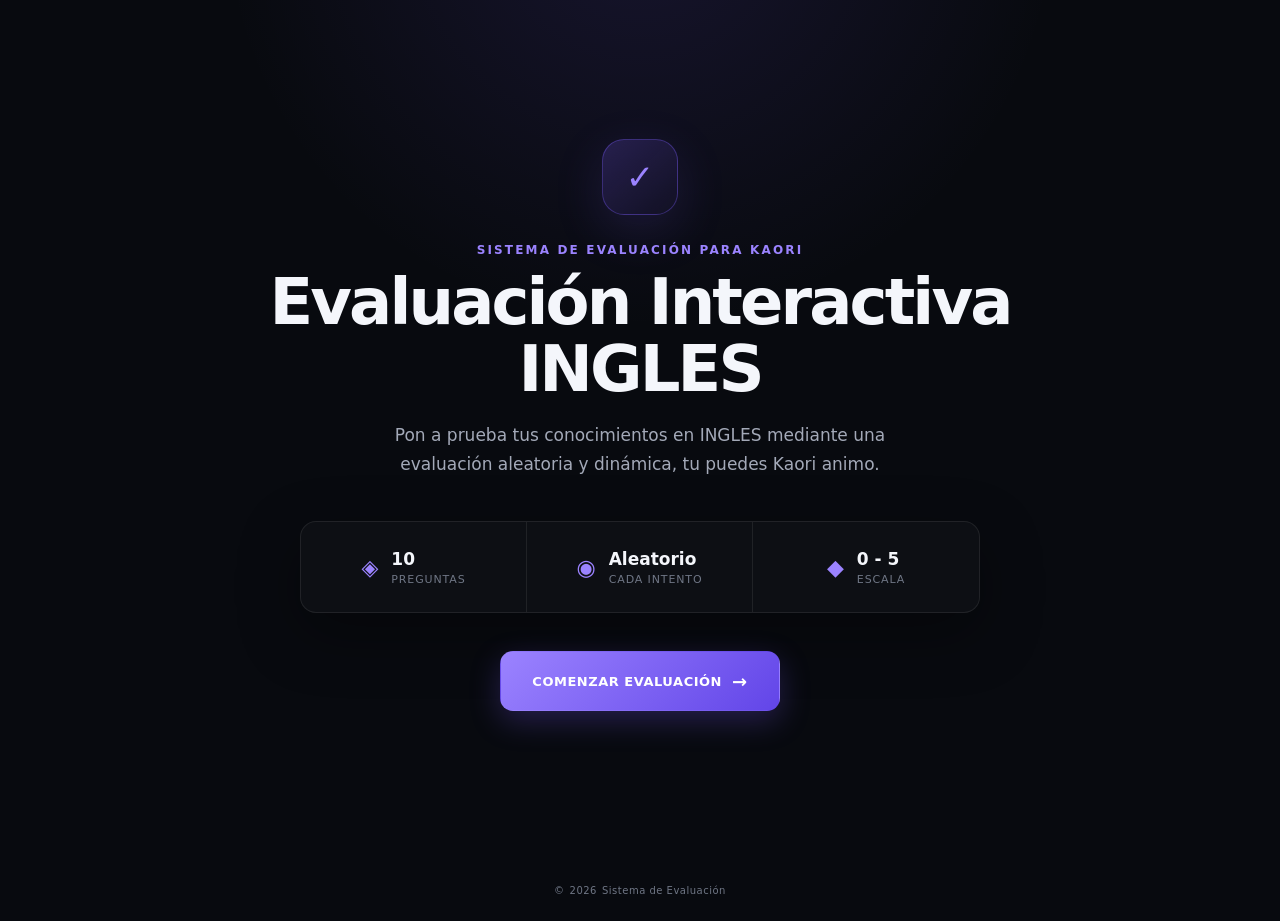
<file: materias/ingles.html>
<!DOCTYPE html>
<html lang="es">
<head>
    <meta charset="UTF-8">
    <meta
        name="viewport"
        content="width=device-width, initial-scale=1.0, maximum-scale=1.0"
    >
    <meta name="theme-color" content="#0b0d12">

    <title>Evaluación Interactiva Kaori</title>

    <link rel="stylesheet" href="../css/style.css">
</head>

<body>

    <main class="app">

        <!-- ==================================================
             PANTALLA DE INICIO
             ================================================== -->
        <section id="pantallaInicio" class="pantalla pantalla-inicio">

            <div class="hero-icon">
                <span>✓</span>
            </div>

            <p class="eyebrow">SISTEMA DE EVALUACIÓN PARA KAORI</p>

            <h1>Evaluación Interactiva INGLES</h1>

            <p class="descripcion">
                Pon a prueba tus conocimientos en INGLES mediante una evaluación
                aleatoria y dinámica, tu puedes Kaori animo.
            </p>

            <div class="info-examen">

                <div class="info-item">
                    <span class="info-icon">◈</span>
                    <div>
                        <strong id="cantidadPreguntasInicio">0</strong>
                        <small>Preguntas</small>
                    </div>
                </div>

                <div class="info-item">
                    <span class="info-icon">◉</span>
                    <div>
                        <strong>Aleatorio</strong>
                        <small>Cada intento</small>
                    </div>
                </div>

                <div class="info-item">
                    <span class="info-icon">◆</span>
                    <div>
                        <strong>0 - 5</strong>
                        <small>Escala</small>
                    </div>
                </div>

            </div>

            <button id="btnComenzar" class="btn btn-primary btn-grande">
                COMENZAR EVALUACIÓN
                <span class="btn-arrow">→</span>
            </button>

        </section>


        <!-- ==================================================
             PANTALLA DEL EXAMEN
             ================================================== -->
        <section id="pantallaExamen" class="pantalla pantalla-examen hidden">

            <header class="exam-header">

                <div class="exam-brand">
                    <span class="brand-mark">✓</span>
                    <span>EVALUACIÓN</span>
                </div>

                <div class="exam-counter">
                    <span>PREGUNTA</span>
                    <strong>
                        <span id="numeroPregunta">1</span>
                        <small>DE</small>
                        <span id="totalPreguntas">30</span>
                    </strong>
                </div>

            </header>


            <div class="progress-container">

                <div class="progress-labels">
                    <span>PROGRESO</span>
                    <span id="porcentajeProgreso">0%</span>
                </div>

                <div class="progress-track">
                    <div
                        id="barraProgreso"
                        class="progress-bar"
                    ></div>
                </div>

            </div>


            <div class="question-card" id="questionCard">

                <div class="question-number">
                    <span id="numeroPreguntaTarjeta">01</span>
                </div>

                <div class="question-content">

                    <p class="question-label">PREGUNTA</p>

                    <h2 id="textoPregunta">
                        Cargando pregunta...
                    </h2>

                </div>

            </div>


            <div
                id="contenedorRespuestas"
                class="answers-container"
            ></div>


            <div
                id="feedbackRespuesta"
                class="feedback hidden"
            ></div>

        </section>


        <!-- ==================================================
             PANTALLA DE RESULTADOS
             ================================================== -->
        <section id="pantallaResultados" class="pantalla pantalla-resultados hidden">

            <div class="result-icon">
                <span id="iconoResultado">✓</span>
            </div>

            <p class="eyebrow">RESULTADO</p>

            <h1>EVALUACIÓN FINALIZADA</h1>

            <p class="result-subtitle">
                Has completado todas las preguntas.
            </p>


            <div class="score-circle">

                <svg
                    class="score-svg"
                    viewBox="0 0 120 120"
                >
                    <circle
                        class="score-bg"
                        cx="60"
                        cy="60"
                        r="52"
                    ></circle>

                    <circle
                        id="scoreProgress"
                        class="score-progress"
                        cx="60"
                        cy="60"
                        r="52"
                    ></circle>
                </svg>

                <div class="score-content">
                    <strong id="resultadoPorcentaje">0%</strong>
                    <span>RESULTADO</span>
                </div>

            </div>


            <div class="main-score">
                <strong>
                    <span id="resultadoCorrectas">0</span>
                    <span>/</span>
                    <span id="resultadoTotal">0</span>
                </strong>

                <span>RESPUESTAS CORRECTAS</span>
            </div>


            <div class="stats-grid">

                <div class="stat-card correct">
                    <span class="stat-symbol">✓</span>
                    <strong id="resultadoCorrectasCard">0</strong>
                    <span>CORRECTAS</span>
                </div>

                <div class="stat-card incorrect">
                    <span class="stat-symbol">×</span>
                    <strong id="resultadoIncorrectas">0</strong>
                    <span>INCORRECTAS</span>
                </div>

                <div class="stat-card grade">
                    <span class="stat-symbol">★</span>
                    <strong id="resultadoNota">0.0</strong>
                    <span>NOTA / 5.0</span>
                </div>

            </div>


            <div class="result-actions">

                <button
                    id="btnDetalles"
                    class="btn btn-secondary"
                >
                    <span>☰</span>
                    VER RESULTADOS DETALLADOS
                </button>

                <button
                    id="btnNuevoIntento"
                    class="btn btn-primary"
                >
                    <span>↻</span>
                    NUEVO INTENTO
                </button>

            </div>

        </section>


        <!-- ==================================================
             PANTALLA DE DETALLES
             ================================================== -->
        <section id="pantallaDetalles" class="pantalla pantalla-detalles hidden">

            <header class="details-header">

                <div>
                    <p class="eyebrow">REVISIÓN</p>
                    <h1>Resultados detallados</h1>
                </div>

                <button
                    id="btnVolverResultados"
                    class="btn-icon"
                    aria-label="Volver a resultados"
                >
                    ×
                </button>

            </header>


            <div
                id="listaDetalles"
                class="details-list"
            ></div>


            <div class="details-footer">

                <button
                    id="btnNuevoIntentoDetalles"
                    class="btn btn-primary"
                >
                    ↻ NUEVO INTENTO
                </button>

            </div>

        </section>


        <!-- ==================================================
             MENSAJE DE ERROR
             ================================================== -->
        <section
            id="pantallaError"
            class="pantalla pantalla-error hidden"
        >

            <div class="error-icon">!</div>

            <p class="eyebrow">ERROR DE CONFIGURACIÓN</p>

            <h1>No se puede iniciar la evaluación</h1>

            <p id="mensajeError">
                Se produjo un problema.
            </p>

            <button
                id="btnRecargarError"
                class="btn btn-secondary"
            >
                REVISAR CONFIGURACIÓN
            </button>

        </section>

    </main>


    <footer class="site-footer">
        <span>©</span>
        <span id="anioActual"></span>
        <span>Sistema de Evaluación</span>
    </footer>


    <script src="../js/ingles.js"></script>

</body>
</html>
</file>
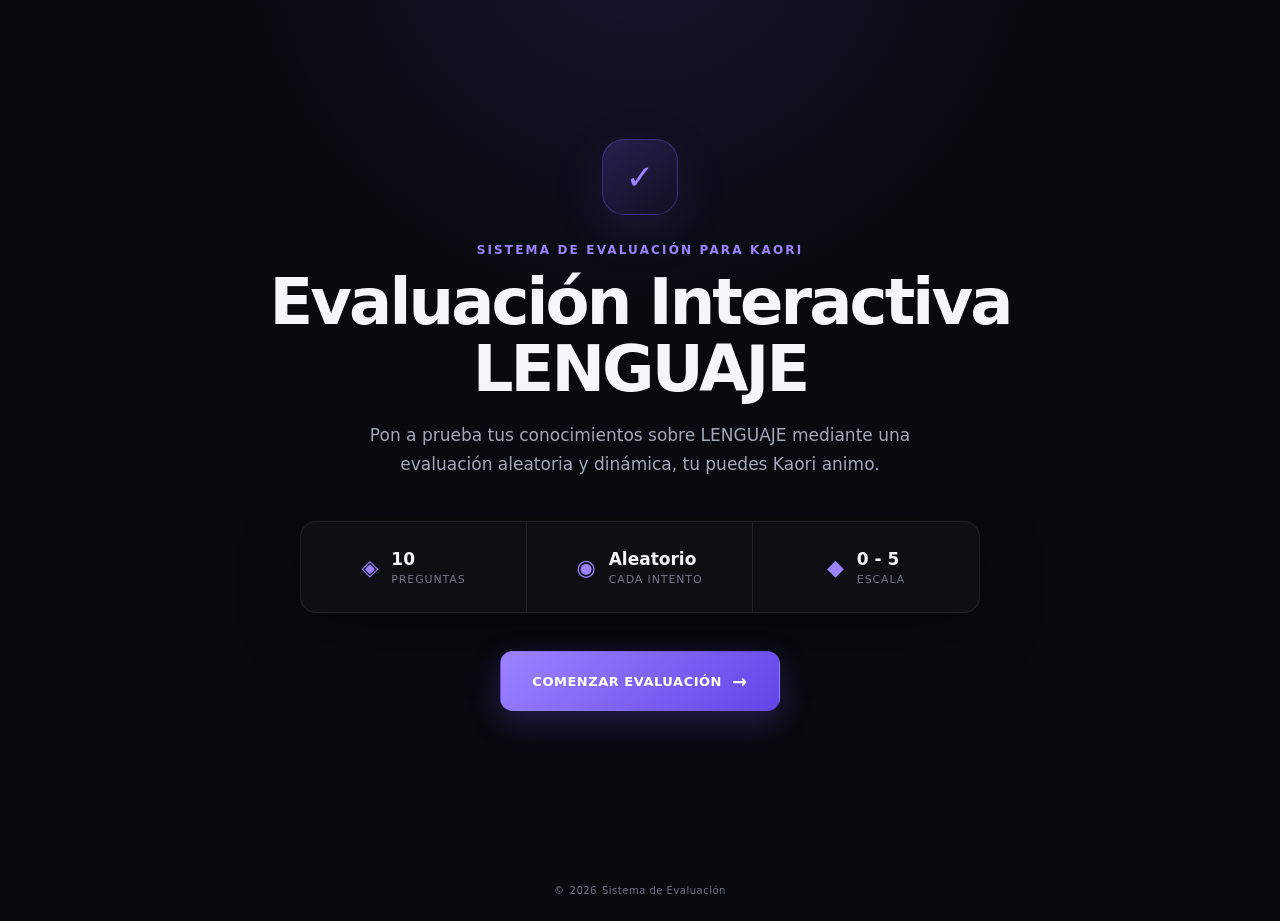
<file: materias/lenguaje.html>
<!DOCTYPE html>
<html lang="es">
<head>
    <meta charset="UTF-8">
    <meta
        name="viewport"
        content="width=device-width, initial-scale=1.0, maximum-scale=1.0"
    >
    <meta name="theme-color" content="#0b0d12">

    <title>Evaluación Interactiva Kaori</title>

    <link rel="stylesheet" href="../css/style.css">
</head>

<body>

    <main class="app">

        <!-- ==================================================
             PANTALLA DE INICIO
             ================================================== -->
        <section id="pantallaInicio" class="pantalla pantalla-inicio">

            <div class="hero-icon">
                <span>✓</span>
            </div>

            <p class="eyebrow">SISTEMA DE EVALUACIÓN PARA KAORI</p>

            <h1>Evaluación Interactiva LENGUAJE</h1>

            <p class="descripcion">
                Pon a prueba tus conocimientos sobre LENGUAJE mediante una evaluación
                aleatoria y dinámica, tu puedes Kaori animo.
            </p>

            <div class="info-examen">

                <div class="info-item">
                    <span class="info-icon">◈</span>
                    <div>
                        <strong id="cantidadPreguntasInicio">0</strong>
                        <small>Preguntas</small>
                    </div>
                </div>

                <div class="info-item">
                    <span class="info-icon">◉</span>
                    <div>
                        <strong>Aleatorio</strong>
                        <small>Cada intento</small>
                    </div>
                </div>

                <div class="info-item">
                    <span class="info-icon">◆</span>
                    <div>
                        <strong>0 - 5</strong>
                        <small>Escala</small>
                    </div>
                </div>

            </div>

            <button id="btnComenzar" class="btn btn-primary btn-grande">
                COMENZAR EVALUACIÓN
                <span class="btn-arrow">→</span>
            </button>

        </section>


        <!-- ==================================================
             PANTALLA DEL EXAMEN
             ================================================== -->
        <section id="pantallaExamen" class="pantalla pantalla-examen hidden">

            <header class="exam-header">

                <div class="exam-brand">
                    <span class="brand-mark">✓</span>
                    <span>EVALUACIÓN</span>
                </div>

                <div class="exam-counter">
                    <span>PREGUNTA</span>
                    <strong>
                        <span id="numeroPregunta">1</span>
                        <small>DE</small>
                        <span id="totalPreguntas">30</span>
                    </strong>
                </div>

            </header>


            <div class="progress-container">

                <div class="progress-labels">
                    <span>PROGRESO</span>
                    <span id="porcentajeProgreso">0%</span>
                </div>

                <div class="progress-track">
                    <div
                        id="barraProgreso"
                        class="progress-bar"
                    ></div>
                </div>

            </div>


            <div class="question-card" id="questionCard">

                <div class="question-number">
                    <span id="numeroPreguntaTarjeta">01</span>
                </div>

                <div class="question-content">

                    <p class="question-label">PREGUNTA</p>

                    <h2 id="textoPregunta">
                        Cargando pregunta...
                    </h2>

                </div>

            </div>


            <div
                id="contenedorRespuestas"
                class="answers-container"
            ></div>


            <div
                id="feedbackRespuesta"
                class="feedback hidden"
            ></div>

        </section>


        <!-- ==================================================
             PANTALLA DE RESULTADOS
             ================================================== -->
        <section id="pantallaResultados" class="pantalla pantalla-resultados hidden">

            <div class="result-icon">
                <span id="iconoResultado">✓</span>
            </div>

            <p class="eyebrow">RESULTADO</p>

            <h1>EVALUACIÓN FINALIZADA</h1>

            <p class="result-subtitle">
                Has completado todas las preguntas.
            </p>


            <div class="score-circle">

                <svg
                    class="score-svg"
                    viewBox="0 0 120 120"
                >
                    <circle
                        class="score-bg"
                        cx="60"
                        cy="60"
                        r="52"
                    ></circle>

                    <circle
                        id="scoreProgress"
                        class="score-progress"
                        cx="60"
                        cy="60"
                        r="52"
                    ></circle>
                </svg>

                <div class="score-content">
                    <strong id="resultadoPorcentaje">0%</strong>
                    <span>RESULTADO</span>
                </div>

            </div>


            <div class="main-score">
                <strong>
                    <span id="resultadoCorrectas">0</span>
                    <span>/</span>
                    <span id="resultadoTotal">0</span>
                </strong>

                <span>RESPUESTAS CORRECTAS</span>
            </div>


            <div class="stats-grid">

                <div class="stat-card correct">
                    <span class="stat-symbol">✓</span>
                    <strong id="resultadoCorrectasCard">0</strong>
                    <span>CORRECTAS</span>
                </div>

                <div class="stat-card incorrect">
                    <span class="stat-symbol">×</span>
                    <strong id="resultadoIncorrectas">0</strong>
                    <span>INCORRECTAS</span>
                </div>

                <div class="stat-card grade">
                    <span class="stat-symbol">★</span>
                    <strong id="resultadoNota">0.0</strong>
                    <span>NOTA / 5.0</span>
                </div>

            </div>


            <div class="result-actions">

                <button
                    id="btnDetalles"
                    class="btn btn-secondary"
                >
                    <span>☰</span>
                    VER RESULTADOS DETALLADOS
                </button>

                <button
                    id="btnNuevoIntento"
                    class="btn btn-primary"
                >
                    <span>↻</span>
                    NUEVO INTENTO
                </button>

            </div>

        </section>


        <!-- ==================================================
             PANTALLA DE DETALLES
             ================================================== -->
        <section id="pantallaDetalles" class="pantalla pantalla-detalles hidden">

            <header class="details-header">

                <div>
                    <p class="eyebrow">REVISIÓN</p>
                    <h1>Resultados detallados</h1>
                </div>

                <button
                    id="btnVolverResultados"
                    class="btn-icon"
                    aria-label="Volver a resultados"
                >
                    ×
                </button>

            </header>


            <div
                id="listaDetalles"
                class="details-list"
            ></div>


            <div class="details-footer">

                <button
                    id="btnNuevoIntentoDetalles"
                    class="btn btn-primary"
                >
                    ↻ NUEVO INTENTO
                </button>

            </div>

        </section>


        <!-- ==================================================
             MENSAJE DE ERROR
             ================================================== -->
        <section
            id="pantallaError"
            class="pantalla pantalla-error hidden"
        >

            <div class="error-icon">!</div>

            <p class="eyebrow">ERROR DE CONFIGURACIÓN</p>

            <h1>No se puede iniciar la evaluación</h1>

            <p id="mensajeError">
                Se produjo un problema.
            </p>

            <button
                id="btnRecargarError"
                class="btn btn-secondary"
            >
                REVISAR CONFIGURACIÓN
            </button>

        </section>

    </main>


    <footer class="site-footer">
        <span>©</span>
        <span id="anioActual"></span>
        <span>Sistema de Evaluación</span>
    </footer>


    <script src="../js/lenguaje.js"></script>

</body>
</html>
</file>
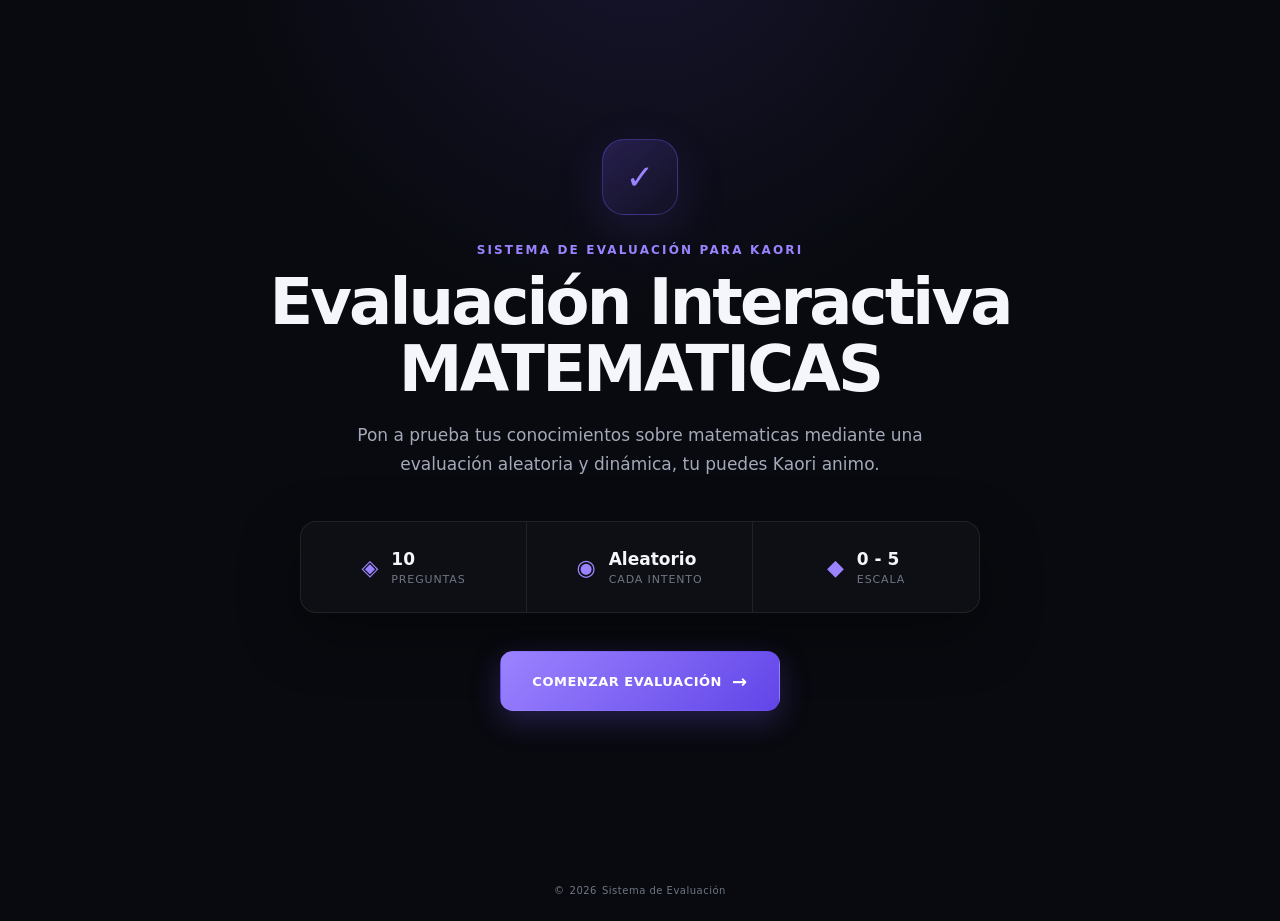
<file: materias/matematicas.html>
<!DOCTYPE html>
<html lang="es">
<head>
    <meta charset="UTF-8">
    <meta
        name="viewport"
        content="width=device-width, initial-scale=1.0, maximum-scale=1.0"
    >
    <meta name="theme-color" content="#0b0d12">

    <title>Evaluación Interactiva Kaori</title>

    <link rel="stylesheet" href="../css/style.css">
</head>

<body>

    <main class="app">

        <!-- ==================================================
             PANTALLA DE INICIO
             ================================================== -->
        <section id="pantallaInicio" class="pantalla pantalla-inicio">

            <div class="hero-icon">
                <span>✓</span>
            </div>

            <p class="eyebrow">SISTEMA DE EVALUACIÓN PARA KAORI</p>

            <h1>Evaluación Interactiva MATEMATICAS</h1>

            <p class="descripcion">
                Pon a prueba tus conocimientos sobre matematicas mediante una evaluación
                aleatoria y dinámica, tu puedes Kaori animo.
            </p>

            <div class="info-examen">

                <div class="info-item">
                    <span class="info-icon">◈</span>
                    <div>
                        <strong id="cantidadPreguntasInicio">0</strong>
                        <small>Preguntas</small>
                    </div>
                </div>

                <div class="info-item">
                    <span class="info-icon">◉</span>
                    <div>
                        <strong>Aleatorio</strong>
                        <small>Cada intento</small>
                    </div>
                </div>

                <div class="info-item">
                    <span class="info-icon">◆</span>
                    <div>
                        <strong>0 - 5</strong>
                        <small>Escala</small>
                    </div>
                </div>

            </div>

            <button id="btnComenzar" class="btn btn-primary btn-grande">
                COMENZAR EVALUACIÓN
                <span class="btn-arrow">→</span>
            </button>

        </section>


        <!-- ==================================================
             PANTALLA DEL EXAMEN
             ================================================== -->
        <section id="pantallaExamen" class="pantalla pantalla-examen hidden">

            <header class="exam-header">

                <div class="exam-brand">
                    <span class="brand-mark">✓</span>
                    <span>EVALUACIÓN</span>
                </div>

                <div class="exam-counter">
                    <span>PREGUNTA</span>
                    <strong>
                        <span id="numeroPregunta">1</span>
                        <small>DE</small>
                        <span id="totalPreguntas">30</span>
                    </strong>
                </div>

            </header>


            <div class="progress-container">

                <div class="progress-labels">
                    <span>PROGRESO</span>
                    <span id="porcentajeProgreso">0%</span>
                </div>

                <div class="progress-track">
                    <div
                        id="barraProgreso"
                        class="progress-bar"
                    ></div>
                </div>

            </div>


            <div class="question-card" id="questionCard">

                <div class="question-number">
                    <span id="numeroPreguntaTarjeta">01</span>
                </div>

                <div class="question-content">

                    <p class="question-label">PREGUNTA</p>

                    <h2 id="textoPregunta">
                        Cargando pregunta...
                    </h2>

                </div>

            </div>


            <div
                id="contenedorRespuestas"
                class="answers-container"
            ></div>


            <div
                id="feedbackRespuesta"
                class="feedback hidden"
            ></div>

        </section>


        <!-- ==================================================
             PANTALLA DE RESULTADOS
             ================================================== -->
        <section id="pantallaResultados" class="pantalla pantalla-resultados hidden">

            <div class="result-icon">
                <span id="iconoResultado">✓</span>
            </div>

            <p class="eyebrow">RESULTADO</p>

            <h1>EVALUACIÓN FINALIZADA</h1>

            <p class="result-subtitle">
                Has completado todas las preguntas.
            </p>


            <div class="score-circle">

                <svg
                    class="score-svg"
                    viewBox="0 0 120 120"
                >
                    <circle
                        class="score-bg"
                        cx="60"
                        cy="60"
                        r="52"
                    ></circle>

                    <circle
                        id="scoreProgress"
                        class="score-progress"
                        cx="60"
                        cy="60"
                        r="52"
                    ></circle>
                </svg>

                <div class="score-content">
                    <strong id="resultadoPorcentaje">0%</strong>
                    <span>RESULTADO</span>
                </div>

            </div>


            <div class="main-score">
                <strong>
                    <span id="resultadoCorrectas">0</span>
                    <span>/</span>
                    <span id="resultadoTotal">0</span>
                </strong>

                <span>RESPUESTAS CORRECTAS</span>
            </div>


            <div class="stats-grid">

                <div class="stat-card correct">
                    <span class="stat-symbol">✓</span>
                    <strong id="resultadoCorrectasCard">0</strong>
                    <span>CORRECTAS</span>
                </div>

                <div class="stat-card incorrect">
                    <span class="stat-symbol">×</span>
                    <strong id="resultadoIncorrectas">0</strong>
                    <span>INCORRECTAS</span>
                </div>

                <div class="stat-card grade">
                    <span class="stat-symbol">★</span>
                    <strong id="resultadoNota">0.0</strong>
                    <span>NOTA / 5.0</span>
                </div>

            </div>


            <div class="result-actions">

                <button
                    id="btnDetalles"
                    class="btn btn-secondary"
                >
                    <span>☰</span>
                    VER RESULTADOS DETALLADOS
                </button>

                <button
                    id="btnNuevoIntento"
                    class="btn btn-primary"
                >
                    <span>↻</span>
                    NUEVO INTENTO
                </button>

            </div>

        </section>


        <!-- ==================================================
             PANTALLA DE DETALLES
             ================================================== -->
        <section id="pantallaDetalles" class="pantalla pantalla-detalles hidden">

            <header class="details-header">

                <div>
                    <p class="eyebrow">REVISIÓN</p>
                    <h1>Resultados detallados</h1>
                </div>

                <button
                    id="btnVolverResultados"
                    class="btn-icon"
                    aria-label="Volver a resultados"
                >
                    ×
                </button>

            </header>


            <div
                id="listaDetalles"
                class="details-list"
            ></div>


            <div class="details-footer">

                <button
                    id="btnNuevoIntentoDetalles"
                    class="btn btn-primary"
                >
                    ↻ NUEVO INTENTO
                </button>

            </div>

        </section>


        <!-- ==================================================
             MENSAJE DE ERROR
             ================================================== -->
        <section
            id="pantallaError"
            class="pantalla pantalla-error hidden"
        >

            <div class="error-icon">!</div>

            <p class="eyebrow">ERROR DE CONFIGURACIÓN</p>

            <h1>No se puede iniciar la evaluación</h1>

            <p id="mensajeError">
                Se produjo un problema.
            </p>

            <button
                id="btnRecargarError"
                class="btn btn-secondary"
            >
                REVISAR CONFIGURACIÓN
            </button>

        </section>

    </main>


    <footer class="site-footer">
        <span>©</span>
        <span id="anioActual"></span>
        <span>Sistema de Evaluación</span>
    </footer>


    <script src="../js/matematicas.js"></script>

</body>
</html>
</file>
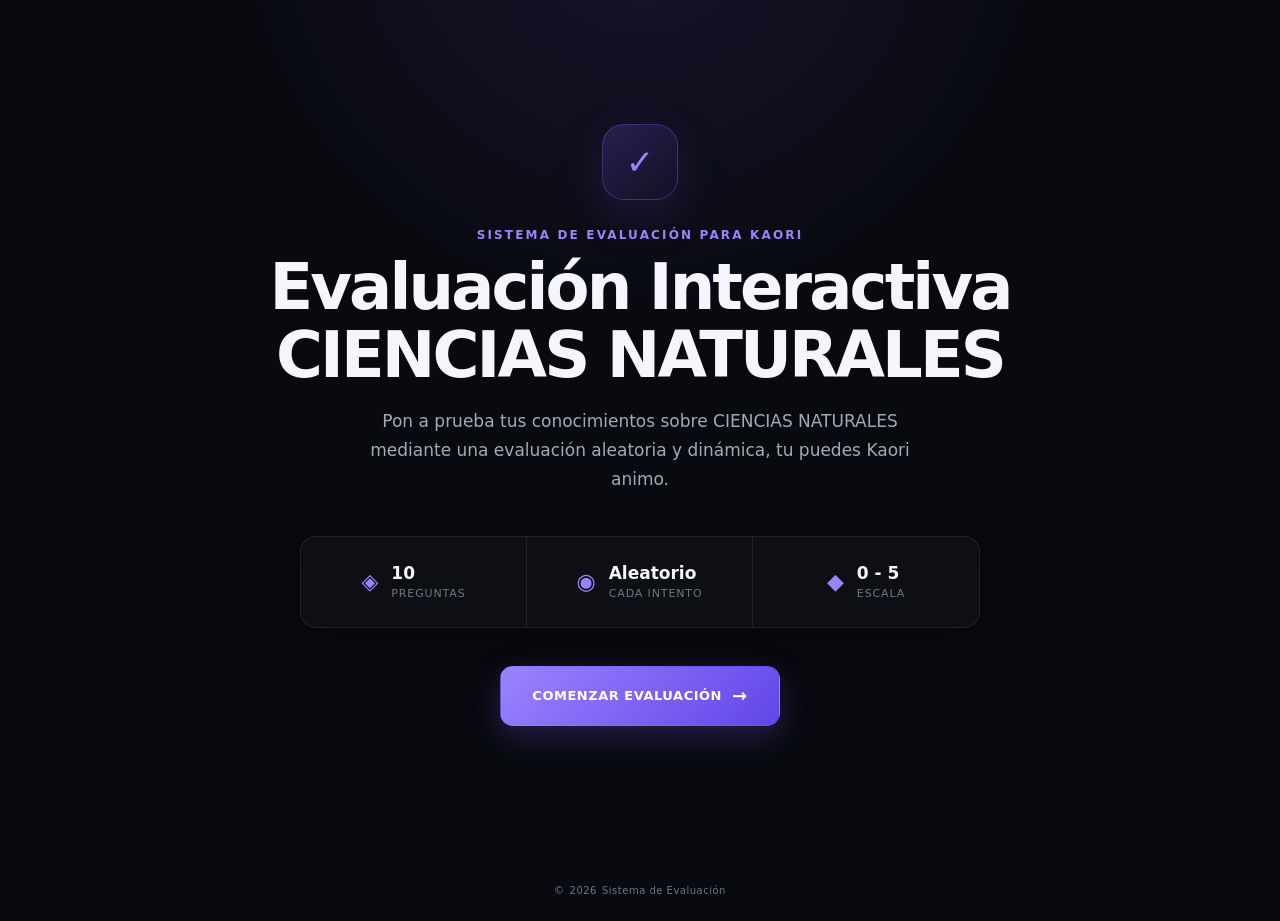
<file: materias/naturales.html>
<!DOCTYPE html>
<html lang="es">
<head>
    <meta charset="UTF-8">
    <meta
        name="viewport"
        content="width=device-width, initial-scale=1.0, maximum-scale=1.0"
    >
    <meta name="theme-color" content="#0b0d12">

    <title>Evaluación Interactiva Kaori</title>

    <link rel="stylesheet" href="../css/style.css">
</head>

<body>

    <main class="app">

        <!-- ==================================================
             PANTALLA DE INICIO
             ================================================== -->
        <section id="pantallaInicio" class="pantalla pantalla-inicio">

            <div class="hero-icon">
                <span>✓</span>
            </div>

            <p class="eyebrow">SISTEMA DE EVALUACIÓN PARA KAORI</p>

            <h1>Evaluación Interactiva CIENCIAS NATURALES</h1>

            <p class="descripcion">
                Pon a prueba tus conocimientos sobre CIENCIAS NATURALES mediante una evaluación
                aleatoria y dinámica, tu puedes Kaori animo.
            </p>

            <div class="info-examen">

                <div class="info-item">
                    <span class="info-icon">◈</span>
                    <div>
                        <strong id="cantidadPreguntasInicio">0</strong>
                        <small>Preguntas</small>
                    </div>
                </div>

                <div class="info-item">
                    <span class="info-icon">◉</span>
                    <div>
                        <strong>Aleatorio</strong>
                        <small>Cada intento</small>
                    </div>
                </div>

                <div class="info-item">
                    <span class="info-icon">◆</span>
                    <div>
                        <strong>0 - 5</strong>
                        <small>Escala</small>
                    </div>
                </div>

            </div>

            <button id="btnComenzar" class="btn btn-primary btn-grande">
                COMENZAR EVALUACIÓN
                <span class="btn-arrow">→</span>
            </button>

        </section>


        <!-- ==================================================
             PANTALLA DEL EXAMEN
             ================================================== -->
        <section id="pantallaExamen" class="pantalla pantalla-examen hidden">

            <header class="exam-header">

                <div class="exam-brand">
                    <span class="brand-mark">✓</span>
                    <span>EVALUACIÓN</span>
                </div>

                <div class="exam-counter">
                    <span>PREGUNTA</span>
                    <strong>
                        <span id="numeroPregunta">1</span>
                        <small>DE</small>
                        <span id="totalPreguntas">30</span>
                    </strong>
                </div>

            </header>


            <div class="progress-container">

                <div class="progress-labels">
                    <span>PROGRESO</span>
                    <span id="porcentajeProgreso">0%</span>
                </div>

                <div class="progress-track">
                    <div
                        id="barraProgreso"
                        class="progress-bar"
                    ></div>
                </div>

            </div>


            <div class="question-card" id="questionCard">

                <div class="question-number">
                    <span id="numeroPreguntaTarjeta">01</span>
                </div>

                <div class="question-content">

                    <p class="question-label">PREGUNTA</p>

                    <h2 id="textoPregunta">
                        Cargando pregunta...
                    </h2>

                </div>

            </div>


            <div
                id="contenedorRespuestas"
                class="answers-container"
            ></div>


            <div
                id="feedbackRespuesta"
                class="feedback hidden"
            ></div>

        </section>


        <!-- ==================================================
             PANTALLA DE RESULTADOS
             ================================================== -->
        <section id="pantallaResultados" class="pantalla pantalla-resultados hidden">

            <div class="result-icon">
                <span id="iconoResultado">✓</span>
            </div>

            <p class="eyebrow">RESULTADO</p>

            <h1>EVALUACIÓN FINALIZADA</h1>

            <p class="result-subtitle">
                Has completado todas las preguntas.
            </p>


            <div class="score-circle">

                <svg
                    class="score-svg"
                    viewBox="0 0 120 120"
                >
                    <circle
                        class="score-bg"
                        cx="60"
                        cy="60"
                        r="52"
                    ></circle>

                    <circle
                        id="scoreProgress"
                        class="score-progress"
                        cx="60"
                        cy="60"
                        r="52"
                    ></circle>
                </svg>

                <div class="score-content">
                    <strong id="resultadoPorcentaje">0%</strong>
                    <span>RESULTADO</span>
                </div>

            </div>


            <div class="main-score">
                <strong>
                    <span id="resultadoCorrectas">0</span>
                    <span>/</span>
                    <span id="resultadoTotal">0</span>
                </strong>

                <span>RESPUESTAS CORRECTAS</span>
            </div>


            <div class="stats-grid">

                <div class="stat-card correct">
                    <span class="stat-symbol">✓</span>
                    <strong id="resultadoCorrectasCard">0</strong>
                    <span>CORRECTAS</span>
                </div>

                <div class="stat-card incorrect">
                    <span class="stat-symbol">×</span>
                    <strong id="resultadoIncorrectas">0</strong>
                    <span>INCORRECTAS</span>
                </div>

                <div class="stat-card grade">
                    <span class="stat-symbol">★</span>
                    <strong id="resultadoNota">0.0</strong>
                    <span>NOTA / 5.0</span>
                </div>

            </div>


            <div class="result-actions">

                <button
                    id="btnDetalles"
                    class="btn btn-secondary"
                >
                    <span>☰</span>
                    VER RESULTADOS DETALLADOS
                </button>

                <button
                    id="btnNuevoIntento"
                    class="btn btn-primary"
                >
                    <span>↻</span>
                    NUEVO INTENTO
                </button>

            </div>

        </section>


        <!-- ==================================================
             PANTALLA DE DETALLES
             ================================================== -->
        <section id="pantallaDetalles" class="pantalla pantalla-detalles hidden">

            <header class="details-header">

                <div>
                    <p class="eyebrow">REVISIÓN</p>
                    <h1>Resultados detallados</h1>
                </div>

                <button
                    id="btnVolverResultados"
                    class="btn-icon"
                    aria-label="Volver a resultados"
                >
                    ×
                </button>

            </header>


            <div
                id="listaDetalles"
                class="details-list"
            ></div>


            <div class="details-footer">

                <button
                    id="btnNuevoIntentoDetalles"
                    class="btn btn-primary"
                >
                    ↻ NUEVO INTENTO
                </button>

            </div>

        </section>


        <!-- ==================================================
             MENSAJE DE ERROR
             ================================================== -->
        <section
            id="pantallaError"
            class="pantalla pantalla-error hidden"
        >

            <div class="error-icon">!</div>

            <p class="eyebrow">ERROR DE CONFIGURACIÓN</p>

            <h1>No se puede iniciar la evaluación</h1>

            <p id="mensajeError">
                Se produjo un problema.
            </p>

            <button
                id="btnRecargarError"
                class="btn btn-secondary"
            >
                REVISAR CONFIGURACIÓN
            </button>

        </section>

    </main>


    <footer class="site-footer">
        <span>©</span>
        <span id="anioActual"></span>
        <span>Sistema de Evaluación</span>
    </footer>


    <script src="../js/naturales.js"></script>

</body>
</html>
</file>
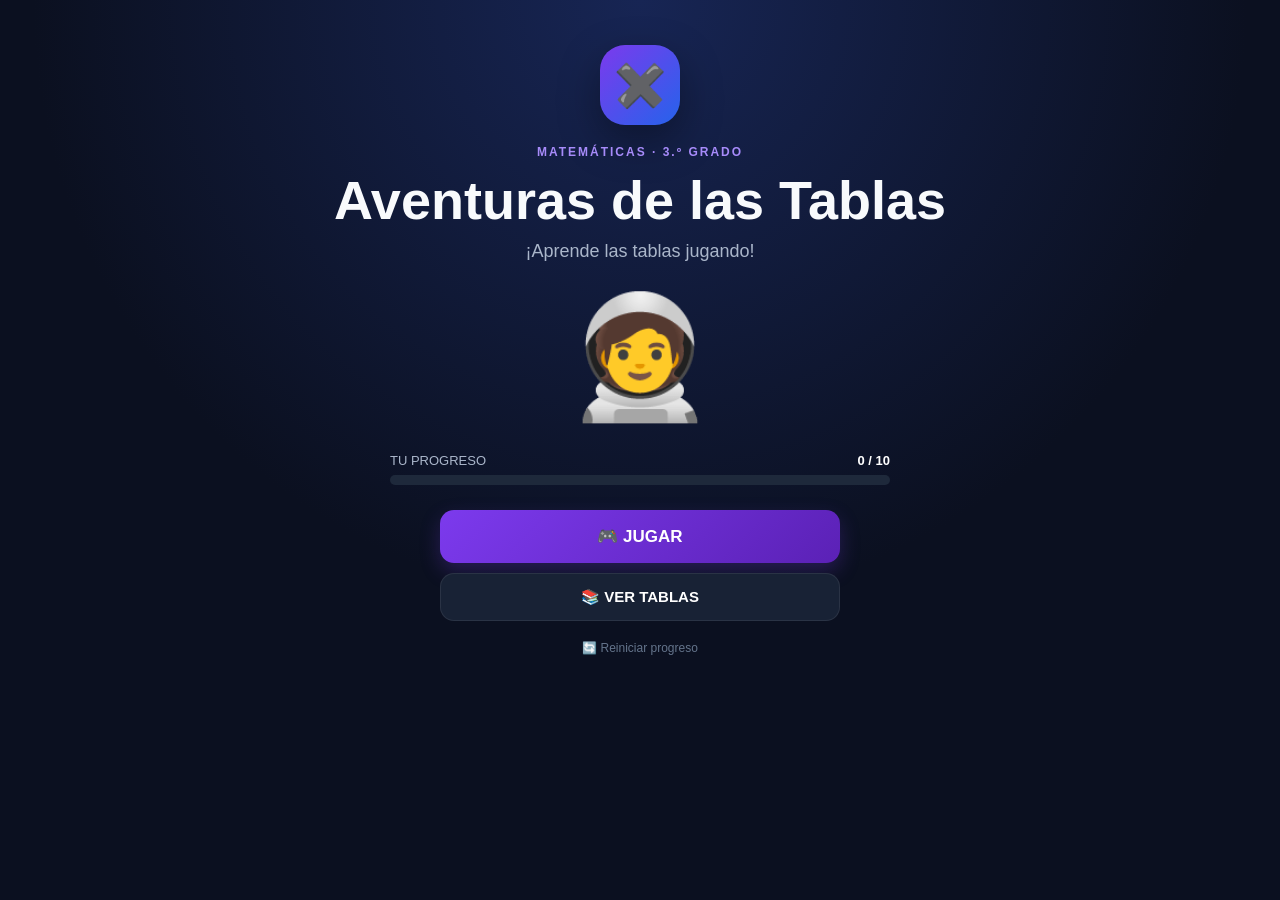
<file: materias/repaso-tablas.html>
<!DOCTYPE html>
<html lang="es">

<head>

    <!-- =========================================
         CONFIGURACIÓN DEL DOCUMENTO
         ========================================= -->

    <meta charset="UTF-8">

    <!-- Adaptación para celular y tablet -->
    <meta
        name="viewport"
        content="width=device-width, initial-scale=1.0, maximum-scale=1.0, user-scalable=no"
    >

    <meta
        name="theme-color"
        content="#101827"
    >

    <title>
        Aventuras de las Tablas
    </title>


    <!-- =========================================
         ARCHIVO CSS
         ========================================= -->

    <link
        rel="stylesheet"
        href="../css/repaso-tablas.css"
    >

</head>


<body>

    <!-- =========================================
         CONTENEDOR PRINCIPAL DEL JUEGO
         ========================================= -->

    <main id="juego">


        <!-- =========================================
             PANTALLA PRINCIPAL
             ========================================= -->

        <section
            id="pantallaInicio"
            class="pantalla activa"
        >

            <div class="logo-juego">
                ✖️
            </div>

            <div class="etiqueta">
                MATEMÁTICAS · 3.º GRADO
            </div>

            <h1>
                Aventuras de las Tablas
            </h1>

            <p class="subtitulo">
                ¡Aprende las tablas jugando!
            </p>


            <!-- Personaje -->

            <div class="personaje-principal">
                🧑‍🚀
            </div>


            <!-- Progreso general -->

            <div class="progreso-inicio">

                <div class="progreso-texto">

                    <span>
                        TU PROGRESO
                    </span>

                    <strong id="progresoTexto">
                        0 / 10
                    </strong>

                </div>

                <div class="barra">

                    <div
                        id="barraInicio"
                        class="barra-relleno"
                    ></div>

                </div>

            </div>


            <!-- Botones principales -->

            <div class="botones-inicio">

                <button
                    id="btnJugar"
                    class="btn-principal"
                >
                    🎮 JUGAR
                </button>

                <button
                    id="btnTablas"
                    class="btn-secundario"
                >
                    📚 VER TABLAS
                </button>

            </div>


            <button
                id="btnReiniciar"
                class="btn-pequeno"
            >
                🔄 Reiniciar progreso
            </button>

        </section>


        <!-- =========================================
             MAPA DE TABLAS
             ========================================= -->

        <section
            id="pantallaMapa"
            class="pantalla"
        >

            <header class="cabecera">

                <button
                    class="btn-volver"
                    data-volver="pantallaInicio"
                >
                    ←
                </button>

                <div>

                    <span class="mini-titulo">
                        AVENTURA
                    </span>

                    <h2>
                        Elige una tabla
                    </h2>

                </div>

            </header>


            <div class="mapa">

                <!-- Tabla 1 -->

                <button
                    class="nivel"
                    data-tabla="1"
                >

                    <span class="numero-nivel">
                        1
                    </span>

                    <strong>
                        Tabla del 1
                    </strong>

                    <span class="estrellas">
                        ☆☆☆
                    </span>

                </button>


                <!-- Tabla 2 -->

                <button
                    class="nivel"
                    data-tabla="2"
                >

                    <span class="numero-nivel">
                        2
                    </span>

                    <strong>
                        Tabla del 2
                    </strong>

                    <span class="estrellas">
                        ☆☆☆
                    </span>

                </button>


                <!-- Tabla 3 -->

                <button
                    class="nivel"
                    data-tabla="3"
                >

                    <span class="numero-nivel">
                        3
                    </span>

                    <strong>
                        Tabla del 3
                    </strong>

                    <span class="estrellas">
                        ☆☆☆
                    </span>

                </button>


                <!-- Tabla 4 -->

                <button
                    class="nivel importante"
                    data-tabla="4"
                >

                    <span class="numero-nivel">
                        4
                    </span>

                    <strong>
                        Tabla del 4 ⭐
                    </strong>

                    <span class="estrellas">
                        ☆☆☆
                    </span>

                </button>


                <!-- Tabla 5 -->

                <button
                    class="nivel importante"
                    data-tabla="5"
                >

                    <span class="numero-nivel">
                        5
                    </span>

                    <strong>
                        Tabla del 5 ⭐
                    </strong>

                    <span class="estrellas">
                        ☆☆☆
                    </span>

                </button>


                <!-- Tabla 6 -->

                <button
                    class="nivel importante"
                    data-tabla="6"
                >

                    <span class="numero-nivel">
                        6
                    </span>

                    <strong>
                        Tabla del 6 ⭐
                    </strong>

                    <span class="estrellas">
                        ☆☆☆
                    </span>

                </button>


                <!-- Tabla 7 -->

                <button
                    class="nivel importante"
                    data-tabla="7"
                >

                    <span class="numero-nivel">
                        7
                    </span>

                    <strong>
                        Tabla del 7 ⭐
                    </strong>

                    <span class="estrellas">
                        ☆☆☆
                    </span>

                </button>


                <!-- Tabla 8 -->

                <button
                    class="nivel importante"
                    data-tabla="8"
                >

                    <span class="numero-nivel">
                        8
                    </span>

                    <strong>
                        Tabla del 8 ⭐
                    </strong>

                    <span class="estrellas">
                        ☆☆☆
                    </span>

                </button>


                <!-- Tabla 9 -->

                <button
                    class="nivel importante"
                    data-tabla="9"
                >

                    <span class="numero-nivel">
                        9
                    </span>

                    <strong>
                        Tabla del 9 ⭐
                    </strong>

                    <span class="estrellas">
                        ☆☆☆
                    </span>

                </button>


                <!-- Tabla 10 -->

                <button
                    class="nivel"
                    data-tabla="10"
                >

                    <span class="numero-nivel">
                        10
                    </span>

                    <strong>
                        Tabla del 10
                    </strong>

                    <span class="estrellas">
                        ☆☆☆
                    </span>

                </button>

            </div>


            <p class="ayuda-mapa">
                💡 Completa una tabla para desbloquear la siguiente.
            </p>

        </section>


        <!-- =========================================
             PANTALLA DE JUEGO
             ========================================= -->

        <section
            id="pantallaJuego"
            class="pantalla"
        >

            <!-- Cabecera del juego -->

            <header class="juego-header">

                <button
                    id="btnSalir"
                    class="btn-volver"
                >
                    ←
                </button>


                <div class="nivel-info">

                    <span>
                        TABLA
                    </span>

                    <strong id="tablaJuego">
                        4
                    </strong>

                </div>


                <div class="vidas">

                    <span id="vidas">
                        ❤️❤️❤️
                    </span>

                </div>

            </header>


            <!-- Estadísticas -->

            <div class="estadisticas">

                <div>

                    <span>
                        ⭐
                    </span>

                    <strong id="puntos">
                        0
                    </strong>

                </div>


                <div>

                    <span>
                        🔥
                    </span>

                    <strong id="racha">
                        0
                    </strong>

                </div>


                <div>

                    <span>
                        🪙
                    </span>

                    <strong id="monedas">
                        0
                    </strong>

                </div>

            </div>


            <!-- Progreso de preguntas -->

            <div class="progreso-pregunta">

                <div>

                    <span>
                        PREGUNTA
                    </span>

                    <strong id="contadorPregunta">
                        1 / 10
                    </strong>

                </div>


                <div class="barra">

                    <div
                        id="barraPregunta"
                        class="barra-relleno"
                    ></div>

                </div>

            </div>


            <!-- Personaje -->

            <div class="zona-personaje">

                <div
                    id="personaje"
                    class="personaje"
                >
                    🧑‍🚀
                </div>

                <div
                    id="burbuja"
                    class="burbuja"
                >
                    ¡Tú puedes!
                </div>

            </div>


            <!-- Pregunta -->

            <div class="pregunta-card">

                <p>
                    ¿CUÁNTO ES?
                </p>

                <div
                    id="operacion"
                    class="operacion"
                >
                    4 × 7 = ?
                </div>

            </div>


            <!-- Respuestas -->

            <div
                id="respuestas"
                class="respuestas"
            >

                <!-- JavaScript coloca las respuestas aquí -->

            </div>


            <!-- Botón siguiente -->

            <button
                id="btnSiguiente"
                class="btn-principal btn-siguiente oculto"
            >
                SIGUIENTE →
            </button>

        </section>


        <!-- =========================================
             PANTALLA DE RESULTADO
             ========================================= -->

        <section
            id="pantallaResultado"
            class="pantalla"
        >

            <div class="resultado-personaje">
                🏆
            </div>

            <p class="mini-titulo">
                ¡AVENTURA TERMINADA!
            </p>

            <h2 id="tituloResultado">
                ¡Excelente!
            </h2>

            <p id="textoResultado">
                ¡Lo hiciste muy bien!
            </p>


            <div class="resultado-estrellas">
                <span id="estrella1">
                    ☆
                </span>

                <span id="estrella2">
                    ☆
                </span>

                <span id="estrella3">
                    ☆
                </span>
            </div>


            <div class="resultado-stats">

                <div>

                    <strong id="resultadoAciertos">
                        0
                    </strong>

                    <span>
                        ACIERTOS
                    </span>

                </div>


                <div>

                    <strong id="resultadoPuntos">
                        0
                    </strong>

                    <span>
                        PUNTOS
                    </span>

                </div>

            </div>


            <div class="resultado-botones">

                <button
                    id="btnRepetir"
                    class="btn-principal"
                >
                    🔄 REPETIR
                </button>

                <button
                    id="btnMapaResultado"
                    class="btn-secundario"
                >
                    🗺️ MAPA
                </button>

            </div>

        </section>


        <!-- =========================================
             PANTALLA PARA VER LAS TABLAS
             ========================================= -->

        <section
            id="pantallaTablas"
            class="pantalla"
        >

            <header class="cabecera">

                <button
                    class="btn-volver"
                    data-volver="pantallaInicio"
                >
                    ←
                </button>

                <div>

                    <span class="mini-titulo">
                        APRENDE
                    </span>

                    <h2>
                        Las tablas
                    </h2>

                </div>

            </header>


            <div class="selector-tablas">

                <button data-ver-tabla="1">
                    1
                </button>

                <button data-ver-tabla="2">
                    2
                </button>

                <button data-ver-tabla="3">
                    3
                </button>

                <button
                    class="especial"
                    data-ver-tabla="4"
                >
                    4 ⭐
                </button>

                <button
                    class="especial"
                    data-ver-tabla="5"
                >
                    5 ⭐
                </button>

                <button
                    class="especial"
                    data-ver-tabla="6"
                >
                    6 ⭐
                </button>

                <button
                    class="especial"
                    data-ver-tabla="7"
                >
                    7 ⭐
                </button>

                <button
                    class="especial"
                    data-ver-tabla="8"
                >
                    8 ⭐
                </button>

                <button
                    class="especial"
                    data-ver-tabla="9"
                >
                    9 ⭐
                </button>

                <button data-ver-tabla="10">
                    10
                </button>

            </div>


            <div class="tabla-aprender">

                <h3>
                    Tabla del
                    <span id="tablaAprenderNumero">
                        4
                    </span>
                </h3>


                <div
                    id="listaTabla"
                    class="lista-tabla"
                ></div>


                <button
                    id="btnVoz"
                    class="btn-secundario"
                >
                    🔊 Escuchar tabla
                </button>

            </div>

        </section>


        <!-- =========================================
             MODAL DE GAME OVER
             ========================================= -->

        <div
            id="modalGameOver"
            class="modal oculto"
        >

            <div class="modal-card">

                <div class="modal-icon">
                    💪
                </div>

                <h2>
                    ¡No te rindas!
                </h2>

                <p>
                    Perdiste tus tres vidas,
                    pero puedes volver a intentarlo.
                </p>

                <button
                    id="btnReintentar"
                    class="btn-principal"
                >
                    🔄 INTENTAR DE NUEVO
                </button>

                <button
                    id="btnGameOverMapa"
                    class="btn-secundario"
                >
                    🗺️ VOLVER AL MAPA
                </button>

            </div>

        </div>

    </main>


    <!-- =========================================
         ARCHIVO JAVASCRIPT
         ========================================= -->

    <script src="../js/juego.js"></script>

</body>

</html>
</file>
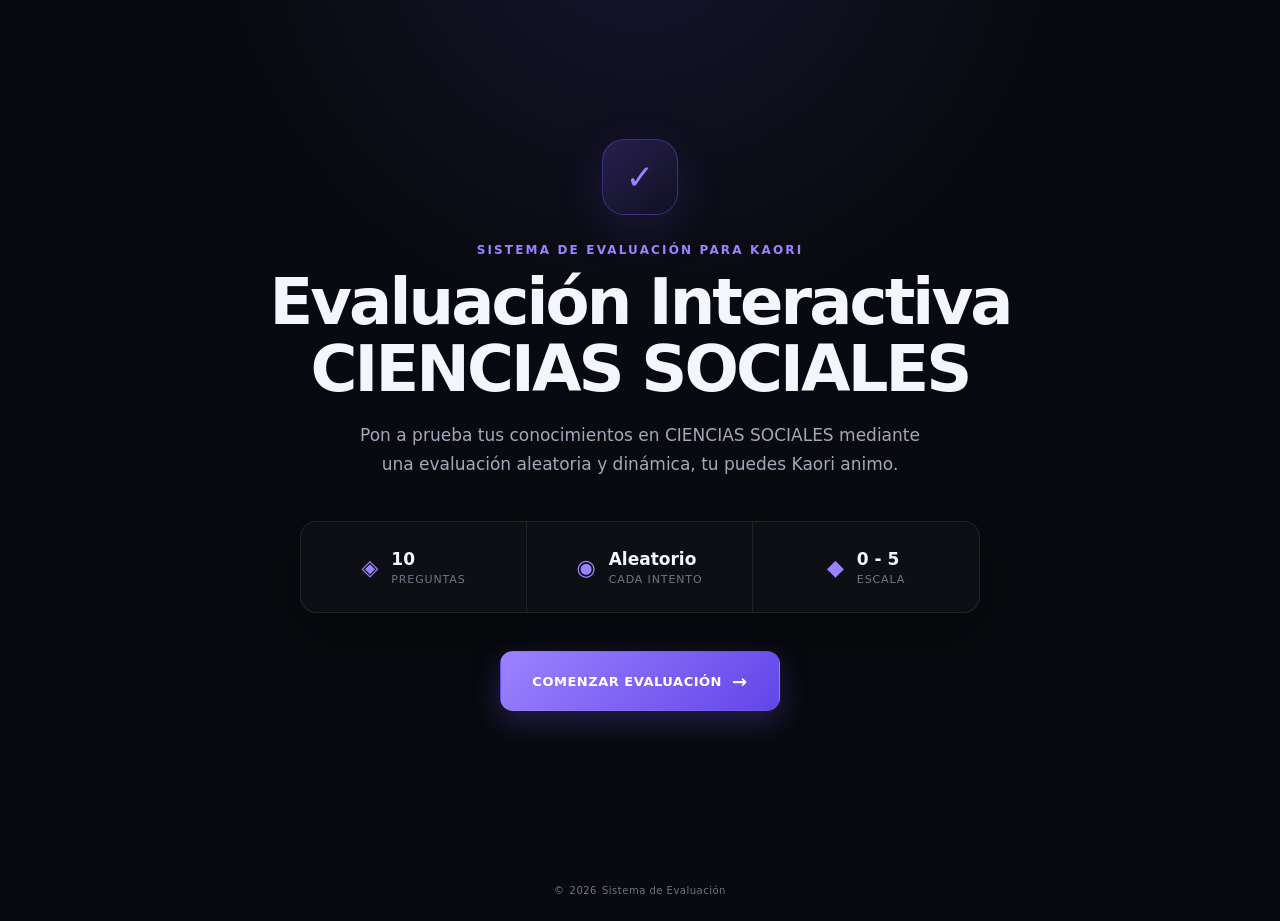
<file: materias/sociales.html>
<!DOCTYPE html>
<html lang="es">
<head>
    <meta charset="UTF-8">
    <meta
        name="viewport"
        content="width=device-width, initial-scale=1.0, maximum-scale=1.0"
    >
    <meta name="theme-color" content="#0b0d12">

    <title>Evaluación Interactiva Kaori</title>

    <link rel="stylesheet" href="../css/style.css">
</head>

<body>

    <main class="app">

        <!-- ==================================================
             PANTALLA DE INICIO
             ================================================== -->
        <section id="pantallaInicio" class="pantalla pantalla-inicio">

            <div class="hero-icon">
                <span>✓</span>
            </div>

            <p class="eyebrow">SISTEMA DE EVALUACIÓN PARA KAORI</p>

            <h1>Evaluación Interactiva CIENCIAS SOCIALES</h1>

            <p class="descripcion">
                Pon a prueba tus conocimientos en CIENCIAS SOCIALES mediante una evaluación
                aleatoria y dinámica, tu puedes Kaori animo.
            </p>

            <div class="info-examen">

                <div class="info-item">
                    <span class="info-icon">◈</span>
                    <div>
                        <strong id="cantidadPreguntasInicio">0</strong>
                        <small>Preguntas</small>
                    </div>
                </div>

                <div class="info-item">
                    <span class="info-icon">◉</span>
                    <div>
                        <strong>Aleatorio</strong>
                        <small>Cada intento</small>
                    </div>
                </div>

                <div class="info-item">
                    <span class="info-icon">◆</span>
                    <div>
                        <strong>0 - 5</strong>
                        <small>Escala</small>
                    </div>
                </div>

            </div>

            <button id="btnComenzar" class="btn btn-primary btn-grande">
                COMENZAR EVALUACIÓN
                <span class="btn-arrow">→</span>
            </button>

        </section>


        <!-- ==================================================
             PANTALLA DEL EXAMEN
             ================================================== -->
        <section id="pantallaExamen" class="pantalla pantalla-examen hidden">

            <header class="exam-header">

                <div class="exam-brand">
                    <span class="brand-mark">✓</span>
                    <span>EVALUACIÓN</span>
                </div>

                <div class="exam-counter">
                    <span>PREGUNTA</span>
                    <strong>
                        <span id="numeroPregunta">1</span>
                        <small>DE</small>
                        <span id="totalPreguntas">30</span>
                    </strong>
                </div>

            </header>


            <div class="progress-container">

                <div class="progress-labels">
                    <span>PROGRESO</span>
                    <span id="porcentajeProgreso">0%</span>
                </div>

                <div class="progress-track">
                    <div
                        id="barraProgreso"
                        class="progress-bar"
                    ></div>
                </div>

            </div>


            <div class="question-card" id="questionCard">

                <div class="question-number">
                    <span id="numeroPreguntaTarjeta">01</span>
                </div>

                <div class="question-content">

                    <p class="question-label">PREGUNTA</p>

                    <h2 id="textoPregunta">
                        Cargando pregunta...
                    </h2>

                </div>

            </div>


            <div
                id="contenedorRespuestas"
                class="answers-container"
            ></div>


            <div
                id="feedbackRespuesta"
                class="feedback hidden"
            ></div>

        </section>


        <!-- ==================================================
             PANTALLA DE RESULTADOS
             ================================================== -->
        <section id="pantallaResultados" class="pantalla pantalla-resultados hidden">

            <div class="result-icon">
                <span id="iconoResultado">✓</span>
            </div>

            <p class="eyebrow">RESULTADO</p>

            <h1>EVALUACIÓN FINALIZADA</h1>

            <p class="result-subtitle">
                Has completado todas las preguntas.
            </p>


            <div class="score-circle">

                <svg
                    class="score-svg"
                    viewBox="0 0 120 120"
                >
                    <circle
                        class="score-bg"
                        cx="60"
                        cy="60"
                        r="52"
                    ></circle>

                    <circle
                        id="scoreProgress"
                        class="score-progress"
                        cx="60"
                        cy="60"
                        r="52"
                    ></circle>
                </svg>

                <div class="score-content">
                    <strong id="resultadoPorcentaje">0%</strong>
                    <span>RESULTADO</span>
                </div>

            </div>


            <div class="main-score">
                <strong>
                    <span id="resultadoCorrectas">0</span>
                    <span>/</span>
                    <span id="resultadoTotal">0</span>
                </strong>

                <span>RESPUESTAS CORRECTAS</span>
            </div>


            <div class="stats-grid">

                <div class="stat-card correct">
                    <span class="stat-symbol">✓</span>
                    <strong id="resultadoCorrectasCard">0</strong>
                    <span>CORRECTAS</span>
                </div>

                <div class="stat-card incorrect">
                    <span class="stat-symbol">×</span>
                    <strong id="resultadoIncorrectas">0</strong>
                    <span>INCORRECTAS</span>
                </div>

                <div class="stat-card grade">
                    <span class="stat-symbol">★</span>
                    <strong id="resultadoNota">0.0</strong>
                    <span>NOTA / 5.0</span>
                </div>

            </div>


            <div class="result-actions">

                <button
                    id="btnDetalles"
                    class="btn btn-secondary"
                >
                    <span>☰</span>
                    VER RESULTADOS DETALLADOS
                </button>

                <button
                    id="btnNuevoIntento"
                    class="btn btn-primary"
                >
                    <span>↻</span>
                    NUEVO INTENTO
                </button>

            </div>

        </section>


        <!-- ==================================================
             PANTALLA DE DETALLES
             ================================================== -->
        <section id="pantallaDetalles" class="pantalla pantalla-detalles hidden">

            <header class="details-header">

                <div>
                    <p class="eyebrow">REVISIÓN</p>
                    <h1>Resultados detallados</h1>
                </div>

                <button
                    id="btnVolverResultados"
                    class="btn-icon"
                    aria-label="Volver a resultados"
                >
                    ×
                </button>

            </header>


            <div
                id="listaDetalles"
                class="details-list"
            ></div>


            <div class="details-footer">

                <button
                    id="btnNuevoIntentoDetalles"
                    class="btn btn-primary"
                >
                    ↻ NUEVO INTENTO
                </button>

            </div>

        </section>


        <!-- ==================================================
             MENSAJE DE ERROR
             ================================================== -->
        <section
            id="pantallaError"
            class="pantalla pantalla-error hidden"
        >

            <div class="error-icon">!</div>

            <p class="eyebrow">ERROR DE CONFIGURACIÓN</p>

            <h1>No se puede iniciar la evaluación</h1>

            <p id="mensajeError">
                Se produjo un problema.
            </p>

            <button
                id="btnRecargarError"
                class="btn btn-secondary"
            >
                REVISAR CONFIGURACIÓN
            </button>

        </section>

    </main>


    <footer class="site-footer">
        <span>©</span>
        <span id="anioActual"></span>
        <span>Sistema de Evaluación</span>
    </footer>


    <script src="../js/sociales.js"></script>

</body>
</html>
</file>
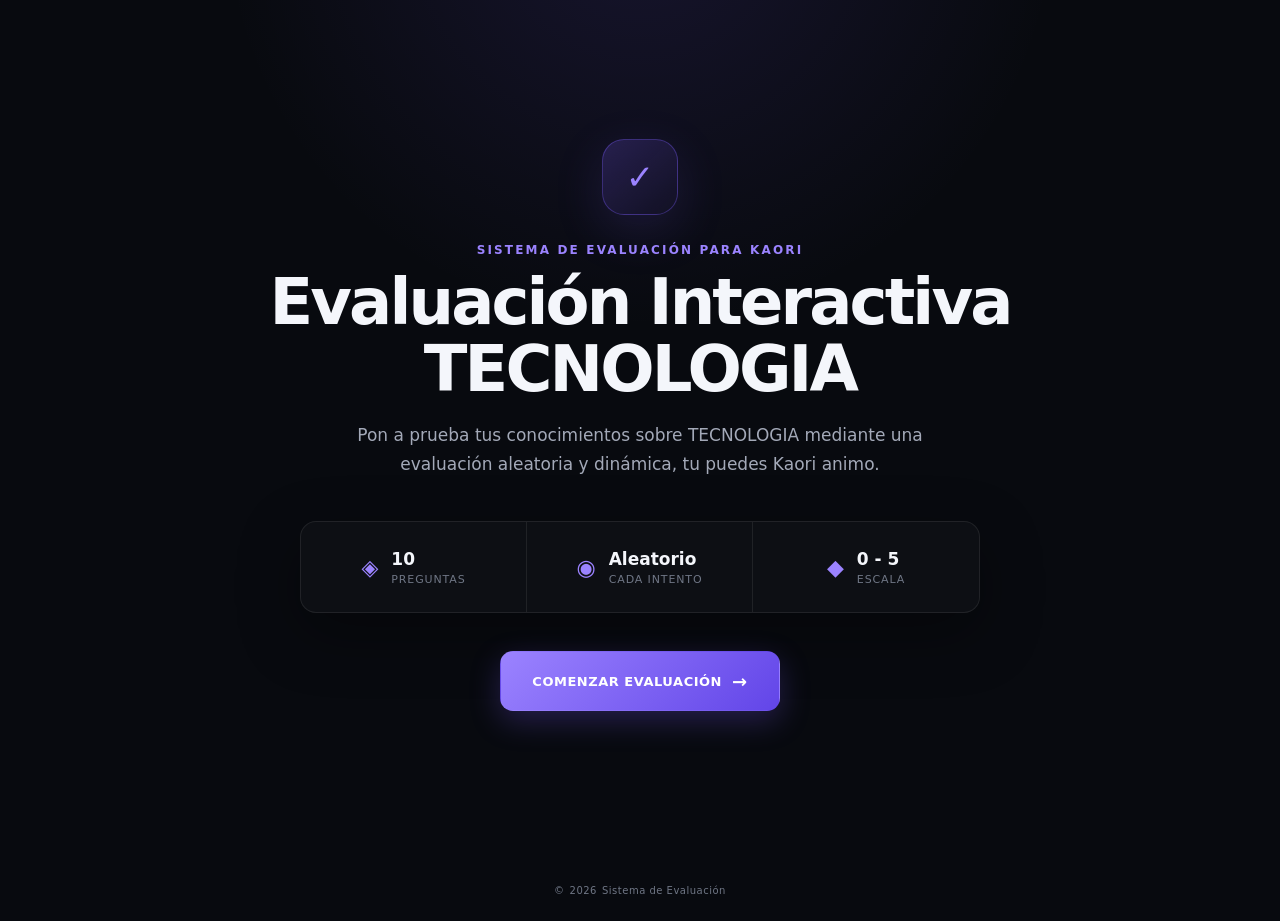
<file: materias/tecnologia.html>
<!DOCTYPE html>
<html lang="es">
<head>
    <meta charset="UTF-8">
    <meta
        name="viewport"
        content="width=device-width, initial-scale=1.0, maximum-scale=1.0"
    >
    <meta name="theme-color" content="#0b0d12">

    <title>Evaluación Interactiva Kaori</title>

    <link rel="stylesheet" href="../css/style.css">
</head>

<body>

    <main class="app">

        <!-- ==================================================
             PANTALLA DE INICIO
             ================================================== -->
        <section id="pantallaInicio" class="pantalla pantalla-inicio">

            <div class="hero-icon">
                <span>✓</span>
            </div>

            <p class="eyebrow">SISTEMA DE EVALUACIÓN PARA KAORI</p>

            <h1>Evaluación Interactiva TECNOLOGIA</h1>

            <p class="descripcion">
                Pon a prueba tus conocimientos sobre TECNOLOGIA mediante una evaluación
                aleatoria y dinámica, tu puedes Kaori animo.
            </p>

            <div class="info-examen">

                <div class="info-item">
                    <span class="info-icon">◈</span>
                    <div>
                        <strong id="cantidadPreguntasInicio">0</strong>
                        <small>Preguntas</small>
                    </div>
                </div>

                <div class="info-item">
                    <span class="info-icon">◉</span>
                    <div>
                        <strong>Aleatorio</strong>
                        <small>Cada intento</small>
                    </div>
                </div>

                <div class="info-item">
                    <span class="info-icon">◆</span>
                    <div>
                        <strong>0 - 5</strong>
                        <small>Escala</small>
                    </div>
                </div>

            </div>

            <button id="btnComenzar" class="btn btn-primary btn-grande">
                COMENZAR EVALUACIÓN
                <span class="btn-arrow">→</span>
            </button>

        </section>


        <!-- ==================================================
             PANTALLA DEL EXAMEN
             ================================================== -->
        <section id="pantallaExamen" class="pantalla pantalla-examen hidden">

            <header class="exam-header">

                <div class="exam-brand">
                    <span class="brand-mark">✓</span>
                    <span>EVALUACIÓN</span>
                </div>

                <div class="exam-counter">
                    <span>PREGUNTA</span>
                    <strong>
                        <span id="numeroPregunta">1</span>
                        <small>DE</small>
                        <span id="totalPreguntas">30</span>
                    </strong>
                </div>

            </header>


            <div class="progress-container">

                <div class="progress-labels">
                    <span>PROGRESO</span>
                    <span id="porcentajeProgreso">0%</span>
                </div>

                <div class="progress-track">
                    <div
                        id="barraProgreso"
                        class="progress-bar"
                    ></div>
                </div>

            </div>


            <div class="question-card" id="questionCard">

                <div class="question-number">
                    <span id="numeroPreguntaTarjeta">01</span>
                </div>

                <div class="question-content">

                    <p class="question-label">PREGUNTA</p>

                    <h2 id="textoPregunta">
                        Cargando pregunta...
                    </h2>

                </div>

            </div>


            <div
                id="contenedorRespuestas"
                class="answers-container"
            ></div>


            <div
                id="feedbackRespuesta"
                class="feedback hidden"
            ></div>

        </section>


        <!-- ==================================================
             PANTALLA DE RESULTADOS
             ================================================== -->
        <section id="pantallaResultados" class="pantalla pantalla-resultados hidden">

            <div class="result-icon">
                <span id="iconoResultado">✓</span>
            </div>

            <p class="eyebrow">RESULTADO</p>

            <h1>EVALUACIÓN FINALIZADA</h1>

            <p class="result-subtitle">
                Has completado todas las preguntas.
            </p>


            <div class="score-circle">

                <svg
                    class="score-svg"
                    viewBox="0 0 120 120"
                >
                    <circle
                        class="score-bg"
                        cx="60"
                        cy="60"
                        r="52"
                    ></circle>

                    <circle
                        id="scoreProgress"
                        class="score-progress"
                        cx="60"
                        cy="60"
                        r="52"
                    ></circle>
                </svg>

                <div class="score-content">
                    <strong id="resultadoPorcentaje">0%</strong>
                    <span>RESULTADO</span>
                </div>

            </div>


            <div class="main-score">
                <strong>
                    <span id="resultadoCorrectas">0</span>
                    <span>/</span>
                    <span id="resultadoTotal">0</span>
                </strong>

                <span>RESPUESTAS CORRECTAS</span>
            </div>


            <div class="stats-grid">

                <div class="stat-card correct">
                    <span class="stat-symbol">✓</span>
                    <strong id="resultadoCorrectasCard">0</strong>
                    <span>CORRECTAS</span>
                </div>

                <div class="stat-card incorrect">
                    <span class="stat-symbol">×</span>
                    <strong id="resultadoIncorrectas">0</strong>
                    <span>INCORRECTAS</span>
                </div>

                <div class="stat-card grade">
                    <span class="stat-symbol">★</span>
                    <strong id="resultadoNota">0.0</strong>
                    <span>NOTA / 5.0</span>
                </div>

            </div>


            <div class="result-actions">

                <button
                    id="btnDetalles"
                    class="btn btn-secondary"
                >
                    <span>☰</span>
                    VER RESULTADOS DETALLADOS
                </button>

                <button
                    id="btnNuevoIntento"
                    class="btn btn-primary"
                >
                    <span>↻</span>
                    NUEVO INTENTO
                </button>

            </div>

        </section>


        <!-- ==================================================
             PANTALLA DE DETALLES
             ================================================== -->
        <section id="pantallaDetalles" class="pantalla pantalla-detalles hidden">

            <header class="details-header">

                <div>
                    <p class="eyebrow">REVISIÓN</p>
                    <h1>Resultados detallados</h1>
                </div>

                <button
                    id="btnVolverResultados"
                    class="btn-icon"
                    aria-label="Volver a resultados"
                >
                    ×
                </button>

            </header>


            <div
                id="listaDetalles"
                class="details-list"
            ></div>


            <div class="details-footer">

                <button
                    id="btnNuevoIntentoDetalles"
                    class="btn btn-primary"
                >
                    ↻ NUEVO INTENTO
                </button>

            </div>

        </section>


        <!-- ==================================================
             MENSAJE DE ERROR
             ================================================== -->
        <section
            id="pantallaError"
            class="pantalla pantalla-error hidden"
        >

            <div class="error-icon">!</div>

            <p class="eyebrow">ERROR DE CONFIGURACIÓN</p>

            <h1>No se puede iniciar la evaluación</h1>

            <p id="mensajeError">
                Se produjo un problema.
            </p>

            <button
                id="btnRecargarError"
                class="btn btn-secondary"
            >
                REVISAR CONFIGURACIÓN
            </button>

        </section>

    </main>


    <footer class="site-footer">
        <span>©</span>
        <span id="anioActual"></span>
        <span>Sistema de Evaluación</span>
    </footer>


    <script src="../js/tecnologia.js"></script>

</body>
</html>
</file>
<file: css/materias.css>
@import url('https://fonts.googleapis.com/css2?family=Inter:wght@400;500;600;700;800&family=Nunito:wght@700;800;900&display=swap');

:root {
    --bg: #f6f8fc;
    --surface: #ffffff;
    --text: #172033;
    --muted: #7b8497;
    --border: #e7eaf1;

    --primary: #635bff;
    --primary-dark: #5148e8;

    --shadow:
        0 20px 50px rgba(30, 35, 60, 0.08);

    --radius: 24px;
}

* {
    margin: 0;
    padding: 0;
    box-sizing: border-box;
}

body {
    min-height: 100vh;
    background: var(--bg);
    color: var(--text);
    font-family: "Inter", sans-serif;
    overflow-x: hidden;
}

button {
    font-family: inherit;
}

.background {
    position: fixed;
    inset: 0;
    overflow: hidden;
    pointer-events: none;
    z-index: -1;
}

.orb {
    position: absolute;
    border-radius: 50%;
    filter: blur(90px);
    opacity: .35;
}

.orb-1 {
    width: 350px;
    height: 350px;
    background: #c9c5ff;
    top: -150px;
    right: -80px;
}

.orb-2 {
    width: 300px;
    height: 300px;
    background: #b8e7ff;
    bottom: -150px;
    left: -100px;
}

.orb-3 {
    width: 180px;
    height: 180px;
    background: #ffe3a9;
    top: 45%;
    right: 10%;
}


/* APP */

.app {
    width: min(1380px, calc(100% - 40px));
    margin: auto;
}


/* HEADER */

.header {
    height: 90px;
    display: flex;
    align-items: center;
    justify-content: space-between;
}

.brand {
    display: flex;
    align-items: center;
    gap: 13px;
}

.brand-icon {
    width: 45px;
    height: 45px;
    display: grid;
    place-items: center;
    border-radius: 14px;

    color: white;
    font-size: 23px;
    font-weight: 900;

    background:
        linear-gradient(
            135deg,
            #766dff,
            #5148e8
        );

    box-shadow:
        0 10px 25px rgba(99, 91, 255, .25);
}

.brand-small {
    display: block;
    font-size: 9px;
    font-weight: 800;
    letter-spacing: 1.5px;
    color: var(--muted);
}

.brand h1 {
    font-family: "Nunito", sans-serif;
    font-size: 19px;
    font-weight: 900;
}

.student {
    display: flex;
    align-items: center;
    gap: 12px;
}

.student-info {
    text-align: right;
}

.student-info span {
    display: block;
    color: var(--muted);
    font-size: 10px;
}

.student-info strong {
    font-size: 14px;
}

.avatar {
    width: 43px;
    height: 43px;

    display: grid;
    place-items: center;

    border-radius: 50%;

    background: #171c2d;
    color: white;

    font-family: "Nunito";
    font-weight: 900;
}


/* HERO */

.hero {
    min-height: 330px;

    padding: 45px 55px;

    border-radius: 30px;

    display: flex;
    align-items: center;
    justify-content: space-between;

    overflow: hidden;

    background:
        linear-gradient(
            115deg,
            #171c2d,
            #282d45
        );

    box-shadow:
        0 30px 70px rgba(24, 29, 50, .18);

    position: relative;
}

.hero-content {
    max-width: 650px;
    position: relative;
    z-index: 2;
}

.welcome {
    display: inline-flex;

    padding: 8px 13px;

    border-radius: 50px;

    background: rgba(255,255,255,.09);

    color: #d9dcff;

    font-size: 11px;
    font-weight: 700;

    margin-bottom: 20px;
}

.hero h2 {
    color: white;

    font-family: "Nunito", sans-serif;

    font-size: clamp(36px, 5vw, 60px);

    line-height: 1.03;

    letter-spacing: -2px;
}

.hero h2 span {
    color: #aaa5ff;
}

.hero p {
    margin-top: 18px;

    max-width: 550px;

    color: #aeb3c6;

    line-height: 1.7;

    font-size: 14px;
}


/* HERO ART */

.hero-decoration {
    width: 360px;
    height: 260px;

    position: relative;

    display: grid;
    place-items: center;
}

.main-illustration {
    width: 180px;
    height: 180px;

    border-radius: 50%;

    display: grid;
    place-items: center;

    background:
        radial-gradient(
            circle,
            rgba(255,255,255,.16),
            rgba(255,255,255,.02)
        );
}

.book {
    width: 110px;
    height: 90px;

    display: grid;
    place-items: center;

    font-size: 58px;

    transform: rotate(-8deg);

    filter:
        drop-shadow(
            0 20px 20px rgba(0,0,0,.25)
        );
}

.floating-card {
    position: absolute;

    padding: 11px 15px;

    border-radius: 14px;

    background: rgba(255,255,255,.1);

    backdrop-filter: blur(15px);

    border: 1px solid rgba(255,255,255,.12);

    color: white;

    display: flex;
    align-items: center;
    gap: 8px;

    font-size: 11px;
}

.floating-card span {
    font-size: 17px;
}

.card-one {
    top: 20px;
    right: 0;
    transform: rotate(4deg);
}

.card-two {
    bottom: 25px;
    left: 0;
    transform: rotate(-4deg);
}


/* SUBJECTS */

.subjects-section {
    padding: 45px 0;
}

.section-title {
    display: flex;
    align-items: flex-end;
    justify-content: space-between;

    margin-bottom: 22px;
}

.section-label {
    color: var(--primary);

    font-size: 10px;
    font-weight: 800;

    letter-spacing: 1.5px;
}

.section-title h3 {
    margin-top: 4px;

    font-family: "Nunito", sans-serif;

    font-size: 30px;
}

.subject-count {
    color: var(--muted);
    font-size: 12px;
}


/* GRID */

.subjects-grid {
    display: grid;

    grid-template-columns:
        repeat(3, 1fr);

    gap: 16px;
}


/* CARDS */

.subject-card {
    border: 1px solid var(--border);

    background: var(--surface);

    border-radius: var(--radius);

    min-height: 125px;

    padding: 20px;

    display: flex;
    align-items: center;

    gap: 15px;

    text-align: left;

    cursor: pointer;

    position: relative;

    transition:
        transform .25s ease,
        box-shadow .25s ease,
        border-color .25s ease;

    box-shadow:
        0 7px 25px rgba(30,35,60,.03);
}

.subject-card:hover {
    transform: translateY(-5px);

    box-shadow: var(--shadow);

    border-color: transparent;
}

.subject-icon {
    width: 58px;
    height: 58px;

    min-width: 58px;

    display: grid;
    place-items: center;

    border-radius: 18px;

    font-size: 28px;

    transition:
        transform .25s ease;
}

.subject-card:hover .subject-icon {
    transform: scale(1.08) rotate(-4deg);
}

.subject-content {
    flex: 1;
}

.subject-content h4 {
    font-family: "Nunito", sans-serif;

    font-size: 17px;

    margin-bottom: 5px;
}

.subject-content p {
    color: var(--muted);

    font-size: 11px;

    line-height: 1.5;
}

.arrow {
    width: 30px;
    height: 30px;

    border-radius: 50%;

    display: grid;
    place-items: center;

    color: var(--muted);

    background: #f5f6fa;

    transition:
        transform .2s ease,
        background .2s ease;
}

.subject-card:hover .arrow {
    transform: translateX(4px);

    background: var(--primary);

    color: white;
}


/* COLORS */

.mathematics .subject-icon {
    background: #eeeaff;
}

.language .subject-icon {
    background: #fff0e8;
}

.english .subject-icon {
    background: #eaf3ff;
}

.technology .subject-icon {
    background: #e8f8f2;
}

.social .subject-icon {
    background: #fff4d9;
}

.natural .subject-icon {
    background: #e7f7e8;
}

.ethics .subject-icon {
    background: #ffe9ee;
}

.art .subject-icon {
    background: #f5eaff;
}

.physical .subject-icon {
    background: #e5f5ff;
}


/* FOOTER */

footer {
    border-top: 1px solid var(--border);

    padding: 25px 0 35px;

    display: flex;
    justify-content: space-between;

    color: var(--muted);

    font-size: 11px;
}

footer div {
    display: flex;
    gap: 8px;
}

footer strong {
    color: var(--text);
}


/* MODAL */

.modal {
    position: fixed;

    inset: 0;

    display: flex;
    align-items: center;
    justify-content: center;

    padding: 20px;

    background: rgba(10,13,25,.65);

    backdrop-filter: blur(10px);

    opacity: 0;

    visibility: hidden;

    transition: .25s;

    z-index: 100;
}

.modal.active {
    opacity: 1;
    visibility: visible;
}

.modal-box {
    width: min(420px, 100%);

    background: white;

    border-radius: 28px;

    padding: 35px;

    text-align: center;

    position: relative;

    transform: translateY(20px) scale(.96);

    transition: .25s;

    box-shadow:
        0 40px 100px rgba(0,0,0,.25);
}

.modal.active .modal-box {
    transform: translateY(0) scale(1);
}

.close-modal {
    position: absolute;

    right: 17px;
    top: 17px;

    width: 32px;
    height: 32px;

    border: 0;

    border-radius: 50%;

    background: #f1f2f6;

    color: #555;

    font-size: 20px;

    cursor: pointer;
}

.modal-icon {
    width: 75px;
    height: 75px;

    margin: 0 auto 18px;

    display: grid;
    place-items: center;

    border-radius: 22px;

    background: #eeeaff;

    font-size: 35px;
}

.modal-box > span {
    color: var(--muted);

    font-size: 9px;

    font-weight: 800;

    letter-spacing: 1.5px;
}

.modal-box h3 {
    margin: 8px 0;

    font-family: "Nunito";

    font-size: 28px;
}

.modal-box p {
    color: var(--muted);

    font-size: 13px;

    line-height: 1.6;

    margin-bottom: 25px;
}

.start-button {
    width: 100%;

    border: 0;

    padding: 15px;

    border-radius: 14px;

    background:
        linear-gradient(
            135deg,
            var(--primary),
            var(--primary-dark)
        );

    color: white;

    font-size: 13px;

    font-weight: 800;

    cursor: pointer;

    box-shadow:
        0 10px 25px rgba(99,91,255,.25);

    transition: .2s;
}

.start-button:hover {
    transform: translateY(-2px);

    box-shadow:
        0 15px 30px rgba(99,91,255,.35);
}

.start-button span {
    margin-left: 8px;
}


/* RESPONSIVE */

@media (max-width: 1050px) {

    .subjects-grid {
        grid-template-columns:
            repeat(2, 1fr);
    }

    .hero-decoration {
        width: 280px;
    }

}


@media (max-width: 750px) {

    .app {
        width: min(100% - 24px, 600px);
    }

    .header {
        height: 75px;
    }

    .brand h1 {
        font-size: 16px;
    }

    .student-info {
        display: none;
    }

    .hero {
        padding: 35px 25px;

        min-height: 390px;
    }

    .hero h2 {
        font-size: 39px;
    }

    .hero-decoration {
        display: none;
    }

    .subjects-grid {
        grid-template-columns: 1fr;
    }

    .section-title h3 {
        font-size: 25px;
    }

    footer {
        flex-direction: column;
        gap: 10px;
    }

}


@media (max-width: 420px) {

    .hero {
        border-radius: 22px;
    }

    .hero h2 {
        font-size: 34px;
        letter-spacing: -1px;
    }

    .subject-card {
        min-height: 110px;
        padding: 15px;
    }

    .subject-icon {
        width: 50px;
        height: 50px;
        min-width: 50px;
        font-size: 24px;
    }

}
</file>
<file: css/style.css>
/* =========================================================
   VARIABLES
   ========================================================= */

:root {
    --bg-main: #080a0f;
    --bg-secondary: #0d1017;
    --bg-card: #121620;
    --bg-card-hover: #171c28;

    --border: rgba(255, 255, 255, 0.08);
    --border-strong: rgba(255, 255, 255, 0.14);

    --text-main: #f4f6fb;
    --text-secondary: #a3a9b8;
    --text-muted: #6f7685;

    --accent: #7c5cff;
    --accent-light: #9b83ff;
    --accent-dark: #6245e8;

    --success: #36d399;
    --success-bg: rgba(54, 211, 153, 0.1);

    --danger: #ff5c72;
    --danger-bg: rgba(255, 92, 114, 0.1);

    --warning: #f5c451;

    --radius-small: 10px;
    --radius: 16px;
    --radius-large: 24px;

    --shadow:
        0 20px 60px rgba(0, 0, 0, 0.35);

    --transition:
        180ms cubic-bezier(0.4, 0, 0.2, 1);
}


/* =========================================================
   RESET
   ========================================================= */

* {
    box-sizing: border-box;
    margin: 0;
    padding: 0;
}

html {
    scroll-behavior: smooth;
}

body {
    min-height: 100vh;

    background:
        radial-gradient(
            circle at 50% -10%,
            rgba(124, 92, 255, 0.13),
            transparent 35%
        ),
        var(--bg-main);

    color: var(--text-main);

    font-family:
        Inter,
        ui-sans-serif,
        system-ui,
        -apple-system,
        BlinkMacSystemFont,
        "Segoe UI",
        sans-serif;

    -webkit-font-smoothing: antialiased;
}

button {
    font: inherit;
}

button:focus-visible {
    outline: 2px solid var(--accent-light);
    outline-offset: 3px;
}


/* =========================================================
   APP
   ========================================================= */

.app {
    width: 100%;
    max-width: 920px;

    min-height: calc(100vh - 70px);

    margin: 0 auto;
    padding: 40px 24px 60px;
}


/* =========================================================
   PANTALLAS
   ========================================================= */

.pantalla {
    width: 100%;
}

.hidden {
    display: none !important;
}


/* =========================================================
   INICIO
   ========================================================= */

.pantalla-inicio {
    min-height: calc(100vh - 130px);

    display: flex;
    flex-direction: column;
    align-items: center;
    justify-content: center;

    text-align: center;

    animation: fadeUp 500ms ease;
}

.hero-icon {
    width: 76px;
    height: 76px;

    display: flex;
    align-items: center;
    justify-content: center;

    margin-bottom: 28px;

    border: 1px solid rgba(124, 92, 255, 0.35);
    border-radius: 22px;

    background:
        linear-gradient(
            135deg,
            rgba(124, 92, 255, 0.22),
            rgba(124, 92, 255, 0.05)
        );

    box-shadow:
        0 15px 50px rgba(124, 92, 255, 0.15);

    color: var(--accent-light);

    font-size: 34px;

    animation: float 4s ease-in-out infinite;
}

.eyebrow {
    margin-bottom: 12px;

    color: var(--accent-light);

    font-size: 12px;
    font-weight: 800;
    letter-spacing: 0.18em;
}

.pantalla-inicio h1 {
    margin-bottom: 18px;

    font-size: clamp(38px, 7vw, 64px);
    line-height: 1.05;
    letter-spacing: -0.045em;
}

.descripcion {
    max-width: 580px;

    margin-bottom: 42px;

    color: var(--text-secondary);

    font-size: 17px;
    line-height: 1.7;
}

.info-examen {
    width: 100%;
    max-width: 680px;

    display: grid;
    grid-template-columns: repeat(3, 1fr);

    margin-bottom: 38px;

    overflow: hidden;

    border: 1px solid var(--border);
    border-radius: var(--radius);

    background: rgba(255, 255, 255, 0.025);

    box-shadow: var(--shadow);
}

.info-item {
    min-height: 90px;

    display: flex;
    align-items: center;
    justify-content: center;
    gap: 13px;

    border-right: 1px solid var(--border);
}

.info-item:last-child {
    border-right: none;
}

.info-icon {
    color: var(--accent-light);
    font-size: 22px;
}

.info-item div {
    display: flex;
    flex-direction: column;
    align-items: flex-start;
    gap: 4px;
}

.info-item strong {
    font-size: 17px;
}

.info-item small {
    color: var(--text-muted);
    font-size: 11px;
    text-transform: uppercase;
    letter-spacing: 0.08em;
}


/* =========================================================
   BOTONES
   ========================================================= */

.btn {
    min-height: 54px;

    display: inline-flex;
    align-items: center;
    justify-content: center;
    gap: 10px;

    padding: 0 25px;

    border: 1px solid transparent;
    border-radius: 13px;

    cursor: pointer;

    font-size: 13px;
    font-weight: 800;
    letter-spacing: 0.04em;

    transition:
        transform var(--transition),
        background var(--transition),
        border-color var(--transition),
        box-shadow var(--transition),
        opacity var(--transition);
}

.btn:hover {
    transform: translateY(-2px);
}

.btn:active {
    transform: translateY(0);
}

.btn-primary {
    color: #fff;

    background:
        linear-gradient(
            135deg,
            var(--accent-light),
            var(--accent-dark)
        );

    box-shadow:
        0 10px 30px rgba(124, 92, 255, 0.25);
}

.btn-primary:hover {
    box-shadow:
        0 15px 40px rgba(124, 92, 255, 0.35);
}

.btn-secondary {
    color: var(--text-main);

    border-color: var(--border-strong);

    background: rgba(255, 255, 255, 0.04);
}

.btn-secondary:hover {
    border-color: rgba(124, 92, 255, 0.5);
    background: rgba(124, 92, 255, 0.08);
}

.btn-grande {
    min-width: 280px;
    min-height: 60px;
}

.btn-arrow {
    font-size: 18px;
}

.btn-icon {
    width: 46px;
    height: 46px;

    display: flex;
    align-items: center;
    justify-content: center;

    border: 1px solid var(--border);
    border-radius: 12px;

    color: var(--text-secondary);
    background: rgba(255, 255, 255, 0.04);

    cursor: pointer;

    font-size: 28px;

    transition: var(--transition);
}

.btn-icon:hover {
    color: #fff;
    background: rgba(255, 255, 255, 0.08);
}


/* =========================================================
   HEADER DEL EXAMEN
   ========================================================= */

.pantalla-examen {
    animation: fadeUp 350ms ease;
}

.exam-header {
    display: flex;
    align-items: center;
    justify-content: space-between;

    margin-bottom: 28px;
}

.exam-brand {
    display: flex;
    align-items: center;
    gap: 10px;

    color: var(--text-secondary);

    font-size: 11px;
    font-weight: 800;
    letter-spacing: 0.15em;
}

.brand-mark {
    width: 32px;
    height: 32px;

    display: flex;
    align-items: center;
    justify-content: center;

    border-radius: 9px;

    background: rgba(124, 92, 255, 0.15);

    color: var(--accent-light);
}

.exam-counter {
    display: flex;
    flex-direction: column;
    align-items: flex-end;

    gap: 3px;
}

.exam-counter > span {
    color: var(--text-muted);

    font-size: 10px;
    font-weight: 700;
    letter-spacing: 0.12em;
}

.exam-counter strong {
    display: flex;
    align-items: baseline;
    gap: 5px;

    font-size: 19px;
}

.exam-counter small {
    color: var(--text-muted);
    font-size: 11px;
}


/* =========================================================
   PROGRESO
   ========================================================= */

.progress-container {
    margin-bottom: 36px;
}

.progress-labels {
    display: flex;
    justify-content: space-between;

    margin-bottom: 9px;

    color: var(--text-muted);

    font-size: 10px;
    font-weight: 800;
    letter-spacing: 0.1em;
}

.progress-labels span:last-child {
    color: var(--accent-light);
}

.progress-track {
    width: 100%;
    height: 5px;

    overflow: hidden;

    border-radius: 100px;

    background: rgba(255, 255, 255, 0.07);
}

.progress-bar {
    width: 0%;
    height: 100%;

    border-radius: inherit;

    background:
        linear-gradient(
            90deg,
            var(--accent-dark),
            var(--accent-light)
        );

    box-shadow:
        0 0 15px rgba(124, 92, 255, 0.4);

    transition: width 400ms ease;
}


/* =========================================================
   TARJETA DE PREGUNTA
   ========================================================= */

.question-card {
    position: relative;

    display: flex;
    gap: 24px;

    margin-bottom: 28px;
    padding: 34px;

    border: 1px solid var(--border);
    border-radius: var(--radius-large);

    background:
        linear-gradient(
            145deg,
            rgba(255, 255, 255, 0.045),
            rgba(255, 255, 255, 0.015)
        );

    box-shadow: var(--shadow);

    overflow: hidden;
}

.question-card::before {
    content: "";

    position: absolute;

    width: 180px;
    height: 180px;

    top: -100px;
    right: -80px;

    border-radius: 50%;

    background: rgba(124, 92, 255, 0.08);

    filter: blur(2px);
}

.question-number {
    position: relative;

    flex-shrink: 0;

    width: 58px;
    height: 58px;

    display: flex;
    align-items: center;
    justify-content: center;

    border: 1px solid rgba(124, 92, 255, 0.25);
    border-radius: 15px;

    background: rgba(124, 92, 255, 0.08);

    color: var(--accent-light);

    font-size: 18px;
    font-weight: 900;
}

.question-content {
    position: relative;
    z-index: 1;
}

.question-label {
    margin-bottom: 8px;

    color: var(--text-muted);

    font-size: 10px;
    font-weight: 800;
    letter-spacing: 0.16em;
}

.question-content h2 {
    font-size: clamp(21px, 3vw, 28px);
    line-height: 1.45;
    letter-spacing: -0.02em;
}


/* =========================================================
   RESPUESTAS
   ========================================================= */

.answers-container {
    display: grid;
    grid-template-columns: repeat(2, 1fr);

    gap: 13px;
}

.answer-button {
    position: relative;

    min-height: 74px;

    display: flex;
    align-items: center;

    padding: 15px 18px;

    border: 1px solid var(--border);
    border-radius: 14px;

    color: var(--text-main);
    background: rgba(255, 255, 255, 0.025);

    cursor: pointer;

    text-align: left;

    transition:
        transform var(--transition),
        border-color var(--transition),
        background var(--transition),
        box-shadow var(--transition);

    animation: answerIn 350ms both;
}

.answer-button:nth-child(2) {
    animation-delay: 50ms;
}

.answer-button:nth-child(3) {
    animation-delay: 100ms;
}

.answer-button:nth-child(4) {
    animation-delay: 150ms;
}

.answer-button:hover:not(.disabled) {
    transform: translateY(-2px);

    border-color: rgba(124, 92, 255, 0.5);

    background: rgba(124, 92, 255, 0.06);

    box-shadow:
        0 8px 25px rgba(0, 0, 0, 0.2);
}

.answer-letter {
    width: 38px;
    height: 38px;

    flex-shrink: 0;

    display: flex;
    align-items: center;
    justify-content: center;

    margin-right: 14px;

    border: 1px solid var(--border-strong);
    border-radius: 10px;

    color: var(--text-secondary);

    background: rgba(255, 255, 255, 0.04);

    font-size: 12px;
    font-weight: 900;

    transition: var(--transition);
}

.answer-text {
    font-size: 15px;
    font-weight: 600;
    line-height: 1.4;
}

.answer-button.disabled {
    cursor: default;
}

.answer-button.selected-correct {
    border-color: rgba(54, 211, 153, 0.6);
    background: var(--success-bg);
}

.answer-button.selected-correct .answer-letter {
    border-color: var(--success);
    background: rgba(54, 211, 153, 0.15);
    color: var(--success);
}

.answer-button.selected-incorrect {
    border-color: rgba(255, 92, 114, 0.6);
    background: var(--danger-bg);
}

.answer-button.selected-incorrect .answer-letter {
    border-color: var(--danger);
    background: rgba(255, 92, 114, 0.15);
    color: var(--danger);
}


/* =========================================================
   FEEDBACK
   ========================================================= */

.feedback {
    margin-top: 16px;
    padding: 14px 18px;

    border-radius: 12px;

    font-size: 13px;
    font-weight: 700;

    animation: fadeUp 250ms ease;
}

.feedback.correct {
    border: 1px solid rgba(54, 211, 153, 0.25);
    background: var(--success-bg);
    color: var(--success);
}

.feedback.incorrect {
    border: 1px solid rgba(255, 92, 114, 0.25);
    background: var(--danger-bg);
    color: var(--danger);
}


/* =========================================================
   RESULTADOS
   ========================================================= */

.pantalla-resultados {
    min-height: calc(100vh - 130px);

    display: flex;
    flex-direction: column;
    align-items: center;

    padding-top: 30px;

    text-align: center;

    animation: fadeUp 500ms ease;
}

.result-icon {
    width: 70px;
    height: 70px;

    display: flex;
    align-items: center;
    justify-content: center;

    margin-bottom: 22px;

    border: 1px solid rgba(54, 211, 153, 0.3);
    border-radius: 20px;

    background: var(--success-bg);

    color: var(--success);

    font-size: 30px;

    box-shadow:
        0 10px 40px rgba(54, 211, 153, 0.08);
}

.pantalla-resultados h1 {
    margin-bottom: 8px;

    font-size: clamp(30px, 6vw, 46px);
    letter-spacing: -0.04em;
}

.result-subtitle {
    margin-bottom: 28px;

    color: var(--text-secondary);
}


/* =========================================================
   CÍRCULO DE RESULTADO
   ========================================================= */

.score-circle {
    position: relative;

    width: 190px;
    height: 190px;

    margin: 5px auto 12px;
}

.score-svg {
    width: 100%;
    height: 100%;

    transform: rotate(-90deg);
}

.score-bg,
.score-progress {
    fill: none;

    stroke-width: 8;
}

.score-bg {
    stroke: rgba(255, 255, 255, 0.07);
}

.score-progress {
    stroke: var(--accent-light);

    stroke-linecap: round;

    stroke-dasharray: 326.73;
    stroke-dashoffset: 326.73;

    filter:
        drop-shadow(0 0 8px rgba(124, 92, 255, 0.35));

    transition:
        stroke-dashoffset 1.2s cubic-bezier(0.22, 1, 0.36, 1);
}

.score-content {
    position: absolute;
    inset: 0;

    display: flex;
    flex-direction: column;
    align-items: center;
    justify-content: center;
}

.score-content strong {
    font-size: 40px;
    letter-spacing: -0.05em;
}

.score-content span {
    margin-top: 3px;

    color: var(--text-muted);

    font-size: 9px;
    font-weight: 800;
    letter-spacing: 0.14em;
}

.main-score {
    display: flex;
    flex-direction: column;
    gap: 5px;

    margin-bottom: 28px;
}

.main-score strong {
    display: flex;
    gap: 8px;

    font-size: 23px;
}

.main-score strong span:nth-child(2) {
    color: var(--text-muted);
}

.main-score > span {
    color: var(--text-muted);

    font-size: 9px;
    font-weight: 800;
    letter-spacing: 0.12em;
}


/* =========================================================
   ESTADÍSTICAS
   ========================================================= */

.stats-grid {
    width: 100%;

    display: grid;
    grid-template-columns: repeat(3, 1fr);

    gap: 12px;

    margin-bottom: 30px;
}

.stat-card {
    min-height: 120px;

    display: flex;
    flex-direction: column;
    align-items: center;
    justify-content: center;

    gap: 5px;

    border: 1px solid var(--border);
    border-radius: var(--radius);

    background: rgba(255, 255, 255, 0.025);
}

.stat-symbol {
    font-size: 20px;
}

.stat-card strong {
    font-size: 26px;
}

.stat-card > span:last-child {
    color: var(--text-muted);

    font-size: 9px;
    font-weight: 800;
    letter-spacing: 0.1em;
}

.stat-card.correct .stat-symbol {
    color: var(--success);
}

.stat-card.incorrect .stat-symbol {
    color: var(--danger);
}

.stat-card.grade .stat-symbol {
    color: var(--warning);
}

.result-actions {
    width: 100%;

    display: flex;
    justify-content: center;

    gap: 12px;

    padding-bottom: 20px;
}


/* =========================================================
   DETALLES
   ========================================================= */

.pantalla-detalles {
    animation: fadeUp 350ms ease;
}

.details-header {
    display: flex;
    align-items: flex-end;
    justify-content: space-between;

    margin-bottom: 30px;
}

.details-header h1 {
    font-size: clamp(28px, 5vw, 40px);
    letter-spacing: -0.04em;
}

.details-list {
    display: flex;
    flex-direction: column;
    gap: 13px;
}

.detail-card {
    padding: 22px;

    border: 1px solid var(--border);
    border-radius: var(--radius);

    background: rgba(255, 255, 255, 0.025);

    animation: fadeUp 350ms both;
}

.detail-card.correct {
    border-left: 3px solid var(--success);
}

.detail-card.incorrect {
    border-left: 3px solid var(--danger);
}

.detail-top {
    display: flex;
    align-items: center;
    justify-content: space-between;

    gap: 15px;

    margin-bottom: 12px;
}

.detail-number {
    color: var(--text-muted);

    font-size: 10px;
    font-weight: 900;
    letter-spacing: 0.12em;
}

.detail-status {
    padding: 5px 9px;

    border-radius: 7px;

    font-size: 9px;
    font-weight: 900;
    letter-spacing: 0.06em;
}

.detail-card.correct .detail-status {
    color: var(--success);
    background: var(--success-bg);
}

.detail-card.incorrect .detail-status {
    color: var(--danger);
    background: var(--danger-bg);
}

.detail-question {
    margin-bottom: 17px;

    font-size: 16px;
    font-weight: 700;
    line-height: 1.5;
}

.detail-answer {
    display: grid;
    grid-template-columns: 1fr 1fr;

    gap: 10px;
}

.detail-answer-box {
    padding: 12px 14px;

    border: 1px solid var(--border);
    border-radius: 10px;

    background: rgba(0, 0, 0, 0.12);
}

.detail-answer-box span {
    display: block;

    margin-bottom: 5px;

    color: var(--text-muted);

    font-size: 9px;
    font-weight: 800;
    letter-spacing: 0.08em;
}

.detail-answer-box strong {
    display: block;

    font-size: 13px;
    line-height: 1.45;
}

.detail-answer-box.selected {
    border-color: rgba(124, 92, 255, 0.25);
}

.detail-answer-box.correct-answer {
    border-color: rgba(54, 211, 153, 0.25);
}

.detail-answer-box.correct-answer strong {
    color: var(--success);
}

.details-footer {
    display: flex;
    justify-content: center;

    padding: 30px 0;
}


/* =========================================================
   ERROR
   ========================================================= */

.pantalla-error {
    min-height: calc(100vh - 130px);

    display: flex;
    flex-direction: column;
    align-items: center;
    justify-content: center;

    text-align: center;

    animation: fadeUp 400ms ease;
}

.error-icon {
    width: 70px;
    height: 70px;

    display: flex;
    align-items: center;
    justify-content: center;

    margin-bottom: 25px;

    border: 1px solid rgba(255, 92, 114, 0.3);
    border-radius: 20px;

    background: var(--danger-bg);

    color: var(--danger);

    font-size: 30px;
    font-weight: 900;
}

.pantalla-error h1 {
    max-width: 600px;

    margin-bottom: 15px;

    font-size: clamp(28px, 5vw, 42px);
}

.pantalla-error p:not(.eyebrow) {
    max-width: 600px;

    margin-bottom: 28px;

    color: var(--text-secondary);

    line-height: 1.7;
}


/* =========================================================
   FOOTER
   ========================================================= */

.site-footer {
    display: flex;
    justify-content: center;
    align-items: center;
    gap: 5px;

    padding: 15px 20px 25px;

    color: var(--text-muted);

    font-size: 10px;
    letter-spacing: 0.05em;
}


/* =========================================================
   ANIMACIONES
   ========================================================= */

@keyframes fadeUp {

    from {
        opacity: 0;
        transform: translateY(18px);
    }

    to {
        opacity: 1;
        transform: translateY(0);
    }
}

@keyframes answerIn {

    from {
        opacity: 0;
        transform: translateY(10px);
    }

    to {
        opacity: 1;
        transform: translateY(0);
    }
}

@keyframes float {

    0%,
    100% {
        transform: translateY(0);
    }

    50% {
        transform: translateY(-7px);
    }
}

@keyframes questionExit {

    to {
        opacity: 0;
        transform: translateX(-25px);
    }
}

.question-changing {
    animation: questionExit 180ms ease forwards;
}


/* =========================================================
   RESPONSIVE — TABLET
   ========================================================= */

@media (max-width: 700px) {

    .app {
        padding:
            25px 17px
            45px;
    }

    .pantalla-inicio {
        min-height: calc(100vh - 110px);
    }

    .info-examen {
        grid-template-columns: 1fr;
    }

    .info-item {
        min-height: 70px;

        border-right: none;
        border-bottom: 1px solid var(--border);
    }

    .info-item:last-child {
        border-bottom: none;
    }

    .answers-container {
        grid-template-columns: 1fr;
    }

    .question-card {
        padding: 25px;
    }

    .stats-grid {
        grid-template-columns: 1fr;
    }

    .stat-card {
        min-height: 90px;
    }

    .result-actions {
        flex-direction: column;
    }

    .result-actions .btn {
        width: 100%;
    }

    .detail-answer {
        grid-template-columns: 1fr;
    }
}


/* =========================================================
   RESPONSIVE — CELULAR
   ========================================================= */

@media (max-width: 480px) {

    .app {
        padding:
            20px 13px
            35px;
    }

    .pantalla-inicio h1 {
        font-size: 38px;
    }

    .descripcion {
        font-size: 15px;
    }

    .hero-icon {
        width: 65px;
        height: 65px;

        margin-bottom: 22px;
    }

    .btn-grande {
        width: 100%;
        min-width: 0;
    }

    .exam-header {
        margin-bottom: 22px;
    }

    .exam-brand span:last-child {
        display: none;
    }

    .question-card {
        flex-direction: column;
        gap: 17px;

        padding: 21px;
    }

    .question-number {
        width: 48px;
        height: 48px;

        border-radius: 12px;

        font-size: 15px;
    }

    .question-content h2 {
        font-size: 20px;
    }

    .answer-button {
        min-height: 68px;

        padding: 13px;
    }

    .answer-letter {
        width: 35px;
        height: 35px;

        margin-right: 11px;
    }

    .answer-text {
        font-size: 14px;
    }

    .score-circle {
        width: 170px;
        height: 170px;
    }

    .score-content strong {
        font-size: 35px;
    }

    .details-header {
        align-items: center;
    }

    .details-header h1 {
        font-size: 29px;
    }
}


/* =========================================================
   ACCESIBILIDAD
   ========================================================= */

@media (prefers-reduced-motion: reduce) {

    *,
    *::before,
    *::after {
        animation-duration: 0.01ms !important;
        animation-iteration-count: 1 !important;
        scroll-behavior: auto !important;
        transition-duration: 0.01ms !important;
    }
}
</file>
<file: css/diviciones.css>
*{box-sizing:border-box;margin:0;padding:0}
:root{
  --bg:#f4f8fc;--card:#fff;--ink:#172033;--muted:#64748b;
  --purple:#5b21b6;--purple2:#7c3aed;--green:#16a34a;--line:#18212f;
}
body{
  min-height:100vh;font-family:Arial,Helvetica,sans-serif;color:var(--ink);
  background:radial-gradient(circle at 10% 0%,#dbeafe,transparent 32%),
             radial-gradient(circle at 95% 100%,#ede9fe,transparent 35%),var(--bg);
}
button,input{font:inherit}
button{cursor:pointer}
.app{width:min(1050px,94%);margin:auto;padding:22px 0 45px}
.topbar{display:flex;align-items:center;justify-content:space-between;gap:18px;margin-bottom:20px}
.btn-volver{border:1px solid #dbe2ea;background:#fff;padding:10px 15px;border-radius:12px;font-weight:bold}
.titulo{display:flex;align-items:center;gap:12px}
.titulo small{font-size:10px;letter-spacing:2px;color:var(--purple2);font-weight:bold}
.titulo h1{font-size:25px;margin:2px 0}
.titulo p{font-size:13px;color:var(--muted)}
.icono{width:52px;height:52px;border-radius:15px;display:grid;place-items:center;background:#ede9fe;font-size:27px}
.puntos{font-weight:bold;background:#fff;border:1px solid #e2e8f0;padding:12px 16px;border-radius:13px}
.tarjeta{background:var(--card);border:1px solid #e2e8f0;border-radius:24px;padding:28px;box-shadow:0 20px 55px #1e293b14}
.encabezado{display:flex;gap:12px;align-items:center;margin-bottom:24px}
.encabezado>span{font-size:28px;background:#f3e8ff;border-radius:12px;padding:9px}
.encabezado h2{font-size:20px}
.encabezado p{font-size:13px;color:var(--muted);margin-top:4px}

/* División larga con la misma estructura visual del cuaderno. */
.zona{display:flex;justify-content:center;padding:12px 0 30px;overflow-x:auto}
.division-papel{
  display:grid;grid-template-columns:auto auto;align-items:start;
  font-family:"Courier New",monospace;font-weight:700;
  font-size:clamp(42px,7vw,70px);line-height:1;min-width:max-content;
}
.lado-izquierdo{padding-right:24px;text-align:right;min-width:420px}
.dividendo{letter-spacing:4px;min-height:82px;padding-top:20px}
.marcador-cifra{
  position:relative;display:inline-flex;width:.86em;height:1.05em;
  padding:0;border:0;background:transparent;color:inherit;
  align-items:flex-end;justify-content:center;font:inherit;
}
.marcador-cifra .numero{line-height:1}
.marcador-cifra .marca{
  position:absolute;top:-.40em;left:0;right:0;text-align:center;
  height:.38em;font:900 .42em/1 Arial,sans-serif;color:var(--green);
}
.marcador-cifra.elegida .numero{
  text-decoration:underline;text-decoration-thickness:3px;text-underline-offset:.08em
}
.marcador-cifra.siguiente{border-radius:6px;background:#fef3c7;box-shadow:0 0 0 3px #f59e0b40}
.marcador-cifra.bloqueada{cursor:default}
.trabajo{
  text-align:right;font-size:.64em;line-height:1.02;
  min-width:100%;padding-top:5px;min-height:120px
}
.fila-trabajo{
  height:1.22em;display:flex;justify-content:flex-end;align-items:center;
  white-space:pre;font-weight:700
}
.fila-trabajo .grupo{display:inline-block;min-width:0}
.fila-trabajo.actual{color:var(--purple2)}
.fila-trabajo.resto-final{color:var(--green)}
.fila-trabajo .cifra-bajada{position:relative}
.fila-trabajo .marca-bajada{
  position:absolute;top:-.48em;left:50%;transform:translateX(-50%);
  font:900 .40em/1 Arial,sans-serif;color:var(--green)
}
.lado-derecho{border-left:5px solid var(--line);min-width:280px}
.divisor{height:82px;padding:20px 0 0 22px;text-align:left;letter-spacing:4px}
.linea{height:5px;background:var(--line);position:relative;margin-left:0;border-radius:0 3px 3px 0}
.cociente{
  min-height:76px;padding:13px 0 0 20px;text-align:left;
  letter-spacing:4px;display:flex;gap:4px;align-items:flex-start
}
.cociente .digito,.cociente .pendiente{
  display:inline-flex;width:58px;height:62px;align-items:center;justify-content:center
}
.cociente .digito{color:var(--green)}
.cociente .pendiente{color:#cbd5e1}

.instruccion{min-height:42px;background:#f8fafc;border:1px dashed #cbd5e1;border-radius:12px;padding:11px 14px;text-align:center;color:#475569;font-size:14px;margin-bottom:20px}
.control{border-top:1px solid #e2e8f0;padding-top:20px;display:grid;grid-template-columns:58px 1fr auto;align-items:center;gap:16px}
.paso{width:58px;height:58px;border-radius:14px;background:#f3e8ff;display:grid;place-items:center}
.paso small{font-size:8px;color:var(--muted);letter-spacing:1px}
.paso strong{font-size:22px;color:var(--purple2)}
.texto h3{font-size:17px}.texto p{font-size:13px;color:var(--muted);margin-top:4px}
.respuesta{display:flex;gap:8px}
.respuesta input{width:85px;height:48px;border:2px solid #dbe2ea;border-radius:11px;text-align:center;font-size:22px;font-weight:bold;outline:none}
.respuesta input:focus{border-color:var(--purple2);box-shadow:0 0 0 4px #7c3aed18}
.respuesta button,.accion,.modal-box button{border:0;border-radius:11px;background:linear-gradient(135deg,var(--purple2),#4f46e5);color:#fff;font-weight:bold;padding:0 18px}
.feedback{display:flex;gap:11px;align-items:center;margin-top:16px;padding:13px;border-radius:12px;background:#f0fdf4;border:1px solid #bbf7d0}
.feedback>span{font-size:25px}.feedback p{font-size:12px;color:var(--muted);margin-top:3px}
.feedback.incorrecto{background:#fef2f2;border-color:#fecaca}
.accion{width:100%;height:48px;margin-top:14px}.nueva{background:linear-gradient(135deg,#16a34a,#15803d)}
.recordatorio{display:flex;gap:9px;margin-top:18px;padding:12px;border-radius:11px;background:#fffbeb;border:1px solid #fde68a;font-size:19px}
.recordatorio strong{font-size:12px}.recordatorio p{font-size:11px;color:var(--muted);margin-top:2px}
.guia{display:grid;grid-template-columns:repeat(4,1fr);gap:10px;margin-top:18px}.guia h3{grid-column:1/-1;font-size:17px}
.guia>div{display:flex;gap:8px;padding:12px;background:#fff;border:1px solid #e2e8f0;border-radius:13px}
.guia span{flex:none;width:27px;height:27px;border-radius:50%;display:grid;place-items:center;background:#ede9fe;color:var(--purple2);font-weight:bold}
.guia p{font-size:11px;color:var(--muted)}.guia b{color:var(--ink)}
.oculto{display:none!important}
.modal{position:fixed;inset:0;background:#0f172acc;display:grid;place-items:center;padding:20px;z-index:10}
.modal-box{width:min(410px,100%);background:#fff;border-radius:22px;padding:30px;text-align:center;box-shadow:0 25px 80px #0005}
.modal-box>div{font-size:55px}.modal-box h2{margin:8px 0}.modal-box p{color:var(--muted);font-size:14px}
.modal-box>strong{display:block;font-size:40px;color:var(--purple2);margin:15px}
.modal-box button{width:100%;height:45px;margin-top:8px}.modal-box .sec{background:#e2e8f0;color:var(--ink)}

@media(max-width:700px){
  .topbar{align-items:flex-start}.titulo h1{font-size:18px}.puntos{font-size:12px}.tarjeta{padding:18px 13px}
  .division-papel{font-size:38px}.lado-izquierdo{padding-right:14px;min-width:255px}.lado-derecho{min-width:205px}
  .dividendo{min-height:62px}.divisor{height:62px;padding-top:16px}.linea{height:4px}
  .cociente{min-height:62px;padding-top:10px;padding-left:12px}.cociente .digito,.cociente .pendiente{width:43px;height:48px}
  .trabajo{min-width:100%}.control{grid-template-columns:50px 1fr}
  .paso{width:50px;height:50px}.respuesta{grid-column:1/-1}.respuesta input{flex:1}.respuesta button{flex:1}.guia{grid-template-columns:1fr 1fr}
}
@media(max-width:420px){
  .topbar{flex-wrap:wrap}.titulo{order:2;width:100%}.puntos{position:absolute;right:3%;top:14px}
  .division-papel{font-size:32px}.lado-izquierdo{min-width:215px}.lado-derecho{min-width:175px}
  .cociente .digito,.cociente .pendiente{width:37px;height:43px}
}
</file>
<file: css/fraccionarios.css>
*{box-sizing:border-box}
:root{
  --bg:#f5f7ff;--panel:#fff;--ink:#18213b;--muted:#66708b;--line:#e5e9f4;
  --primary:#5b4bdb;--primary2:#7a68ef;--blue:#2d8cff;--green:#16a66a;
  --red:#e64c62;--gold:#f2aa28;--shadow:0 14px 35px rgba(38,48,91,.10);
  --radius:22px
}
body{margin:0;background:linear-gradient(180deg,#eef2ff 0,#f9fbff 45%,#fff 100%);color:var(--ink);font-family:Inter,system-ui,-apple-system,BlinkMacSystemFont,"Segoe UI",sans-serif;min-height:100vh}
button,input{font:inherit}
button{cursor:pointer}
.topbar{max-width:1250px;margin:auto;padding:22px 22px 12px;display:flex;align-items:center;justify-content:space-between;gap:20px}
.brand{display:flex;align-items:center;gap:13px}.brand-mark{width:50px;height:50px;display:grid;place-items:center;background:#fff;border-radius:16px;box-shadow:var(--shadow);font-size:28px}
.brand strong{display:block;font-size:21px}.brand span{display:block;color:var(--muted);font-size:12px;margin-top:3px}
.top-stats{display:flex;gap:10px}.stat{background:#fff;border:1px solid var(--line);border-radius:16px;padding:8px 12px;min-width:85px;text-align:center;box-shadow:0 5px 16px rgba(38,48,91,.06)}.stat span{font-size:15px}.stat b{font-size:17px;margin:0 3px}.stat small{display:block;color:var(--muted);font-size:10px}
.nav{position:sticky;top:0;z-index:20;display:flex;gap:7px;overflow:auto;padding:10px max(14px,calc((100vw - 1220px)/2));background:rgba(249,251,255,.94);backdrop-filter:blur(10px);border-block:1px solid var(--line)}
.nav-btn{border:1px solid var(--line);background:#fff;color:var(--ink);border-radius:12px;padding:9px 12px;white-space:nowrap;font-weight:700;font-size:13px;transition:.18s}.nav-btn:hover{transform:translateY(-1px)}.nav-btn.active{background:var(--primary);color:#fff;border-color:var(--primary)}.nav-btn.reset{margin-left:auto}
#app{max-width:1200px;margin:auto;padding:25px 20px 45px}.view{animation:enter .25s ease}@keyframes enter{from{opacity:0;transform:translateY(5px)}to{opacity:1;transform:none}}
.hero{display:grid;grid-template-columns:1fr 270px;gap:20px;align-items:center;padding:30px;border-radius:28px;background:linear-gradient(135deg,#5b4bdb,#806ef0);color:#fff;box-shadow:var(--shadow);overflow:hidden}.hero h2{font-size:36px;margin:6px 0 10px}.hero p{max-width:680px;margin:0;line-height:1.65;color:#f0efff}.hero-art{font-size:70px;text-align:center;transform:rotate(-4deg)}
.eyebrow,.kicker{font-weight:900;letter-spacing:.12em;font-size:11px}.kicker{color:var(--primary)}.section-head{display:flex;justify-content:space-between;align-items:end;gap:20px;margin:25px 0 16px}.section-head h2{margin:4px 0 5px;font-size:27px}.section-head p{margin:0;color:var(--muted)}
.badge{display:inline-flex;align-items:center;gap:5px;border:1px solid #e4ddff;background:#f3f0ff;color:#5143c4;border-radius:999px;padding:7px 11px;font-size:12px;font-weight:800}
.cards{display:grid;grid-template-columns:repeat(4,1fr);gap:14px}.card{background:#fff;border:1px solid var(--line);border-radius:20px;padding:19px;box-shadow:0 7px 22px rgba(38,48,91,.06)}.action-card{cursor:pointer;transition:.2s}.action-card:hover{transform:translateY(-4px);box-shadow:var(--shadow);border-color:#d7d1ff}.card .icon{font-size:32px}.card h3{margin:10px 0 6px}.card p{margin:0;color:var(--muted);font-size:13px;line-height:1.5}
.callout{margin-top:18px;padding:18px 20px;background:#fff;border:1px solid var(--line);border-radius:20px;display:flex;justify-content:space-between;align-items:center;gap:15px;box-shadow:0 6px 18px rgba(38,48,91,.05)}.callout strong,.callout span{display:block}.callout span{color:var(--muted);font-size:13px;margin-top:3px}
.panel{background:#fff;border:1px solid var(--line);border-radius:var(--radius);padding:24px;box-shadow:var(--shadow)}.grid-2{display:grid;grid-template-columns:1fr 1fr;gap:18px}.grid-3{display:grid;grid-template-columns:repeat(3,1fr);gap:14px}.center{text-align:center}
.object-picker{display:flex;justify-content:center;gap:8px;flex-wrap:wrap}.object-btn,.symbol-btn,.yesno{border:1px solid var(--line);background:#fff;border-radius:13px;padding:10px 15px;font-weight:800}.object-btn.active,.symbol-btn.active,.yesno.active{background:#eeeaff;color:#4f40ca;border-color:#bfb5ff}
.visual-stage{min-height:220px;display:grid;place-items:center;margin:18px 0}.pizza{width:210px;height:210px;border-radius:50%;background:conic-gradient(#ffca45 0 25%,#ff9e37 25% 50%,#ffd25d 50% 75%,#f3a83b 75%);border:13px solid #e47d36;box-shadow:inset 0 0 0 5px #ffe49b,0 12px 24px rgba(0,0,0,.12)}.cake{width:250px;height:145px;border-radius:50% 50% 25px 25px;background:linear-gradient(#ff9cc0 0 38%,#c66d91 39% 100%);border:9px solid #9d4f70;box-shadow:0 10px 20px rgba(0,0,0,.12)}.chocolate{display:grid;grid-template-columns:repeat(4,48px);gap:5px;padding:10px;background:#5c321f;border-radius:10px}.chocolate span{width:48px;height:42px;background:#7b452a;border-radius:5px;box-shadow:inset 2px 2px rgba(255,255,255,.08)}
.explain-row{padding:14px;border:1px solid var(--line);border-radius:15px;background:#fafbff}.explain-row strong{display:block;margin-bottom:4px}.explain-row span{color:var(--muted);font-size:13px;line-height:1.5}
.fraction-control{display:grid;grid-template-columns:1fr auto 1fr;gap:14px;align-items:center;justify-items:center}.stepper{display:flex;align-items:center;gap:10px}.stepper button{width:38px;height:38px;border:0;border-radius:12px;background:#eeeaff;color:#5143c4;font-weight:900;font-size:22px}.fraction{display:inline-grid;grid-template-rows:1fr 1fr;min-width:42px;text-align:center;line-height:1.05;font-weight:900}.fraction .num{border-bottom:3px solid currentColor;padding:0 8px 4px}.fraction .den{padding:4px 8px 0}.big-fraction{font-size:42px}.muted{color:var(--muted);font-size:13px}
.reading-card{display:grid;grid-template-columns:300px 1fr;gap:25px;align-items:center}.circle-parts{width:220px;height:220px;border-radius:50%;background:conic-gradient(#5b4bdb var(--filled),#e8eaf4 0);border:12px solid #fff;box-shadow:0 8px 20px rgba(38,48,91,.14)}.reading-answer{padding:15px;border-radius:14px;background:#f1efff;color:#4e42c3;font-weight:800;margin:16px 0}.reading-hidden{filter:blur(7px);user-select:none}
.controls-row{display:flex;align-items:center;gap:10px;flex-wrap:wrap}.btn{border:0;border-radius:13px;padding:11px 17px;background:var(--primary);color:#fff;font-weight:900;box-shadow:0 7px 15px rgba(91,75,219,.22)}.btn.secondary{background:#eef0f7;color:#3d4662;box-shadow:none}.btn.success{background:var(--green)}.btn.gold{background:var(--gold);color:#fff}.btn.danger{background:var(--red)}.btn:disabled{opacity:.45;cursor:not-allowed;box-shadow:none}
.graph-board{text-align:center}.target-box{font-size:18px}.graph-help{color:var(--muted);font-size:13px;margin:8px 0 20px}.click-grid{display:grid;gap:8px;max-width:470px;margin:0 auto}.click-cell{min-height:58px;border:2px solid #dfe3ef;border-radius:11px;background:#f8f9fc;transition:.15s}.click-cell.selected{background:#6f60e7;border-color:#5143c4;transform:scale(.98)}.graph-options{display:grid;grid-template-columns:repeat(4,1fr);gap:13px;margin:20px auto;max-width:900px}.graph-option{border:2px solid var(--line);background:#fff;border-radius:18px;padding:13px;transition:.18s}.graph-option:hover{border-color:#bbb2ff;transform:translateY(-2px)}.graph-option.correct{border-color:var(--green);background:#effcf6}.graph-option.wrong{border-color:var(--red);background:#fff0f2;animation:shake .35s}.graph-option svg{width:100%;height:150px;display:block}@keyframes shake{25%{transform:translateX(-7px)}50%{transform:translateX(7px)}75%{transform:translateX(-4px)}}
.feedback{margin-top:15px;padding:14px;border-radius:14px;font-weight:800}.feedback.correct{background:#eafaf3;color:#08794a}.feedback.incorrect{background:#fff0f2;color:#b62c43}
.comparison-question{text-align:center}.compare-fractions{display:flex;justify-content:center;align-items:center;gap:30px;font-size:20px;margin:15px}.symbols{display:flex;justify-content:center;gap:10px}.symbol-btn{font-size:25px;width:60px;height:55px}.equiv-figures{display:grid;grid-template-columns:1fr 1fr;gap:25px;align-items:center}.partition{display:grid;gap:3px;max-width:390px;margin:12px auto;border:5px solid #fff;box-shadow:0 5px 14px rgba(38,48,91,.12)}.partition div{height:48px;background:#e5e8f0}.partition div.filled{background:#6c5ce7}.equation{font-size:20px;font-weight:900}.slider-wrap{max-width:520px;margin:24px auto}.slider-wrap label{display:flex;justify-content:space-between;margin-bottom:7px}.slider-wrap input{width:100%}
.question-number{font-size:11px;letter-spacing:.1em;color:var(--primary);font-weight:900}.question-text{font-size:21px;font-weight:800;text-align:center;margin:18px auto;max-width:800px;line-height:1.45}.answer-grid,.eval-options{display:grid;grid-template-columns:repeat(2,1fr);gap:11px;max-width:760px;margin:18px auto}.answer-btn,.eval-option{border:2px solid var(--line);background:#fff;border-radius:15px;padding:15px;font-weight:800;text-align:center}.answer-btn.selected,.eval-option.selected{border-color:var(--primary);background:#f0eeff;color:#4f40ca}.answer-btn.correct{border-color:var(--green);background:#eafaf3}.answer-btn.wrong{border-color:var(--red);background:#fff0f2}.problem-card{margin:15px auto;max-width:700px;padding:14px;background:#fff9e9;border:1px solid #f4dc98;border-radius:14px}
.eval-start,.eval-result{text-align:center;max-width:800px;margin:auto}.trophy{font-size:70px}.badges{display:flex;justify-content:center;gap:8px;flex-wrap:wrap;margin:16px}.eval-progress{height:10px;background:#e9ecf4;border-radius:999px;overflow:hidden}.eval-progress div{height:100%;background:var(--primary);transition:.2s}.score-ring{width:160px;height:160px;border-radius:50%;margin:20px auto;display:grid;place-items:center;background:conic-gradient(var(--primary) var(--score-angle),#e7eaf2 0)}.score-ring span{width:120px;height:120px;border-radius:50%;background:#fff;display:grid;place-items:center;font-size:27px;font-weight:900}.modal{position:fixed;inset:0;background:rgba(16,22,43,.45);z-index:50;display:grid;place-items:center;padding:20px}.hidden{display:none!important}.modal-card{max-width:430px;background:#fff;border-radius:24px;padding:27px;text-align:center;box-shadow:0 25px 70px rgba(0,0,0,.22)}.modal-card p{color:var(--muted);line-height:1.5}footer{text-align:center;padding:25px;border-top:1px solid var(--line);color:var(--muted);font-size:12px}footer strong{display:block;color:var(--primary);margin-bottom:4px}
@media(max-width:900px){.cards{grid-template-columns:repeat(2,1fr)}.hero{grid-template-columns:1fr}.hero-art{display:none}.graph-options{grid-template-columns:repeat(2,1fr)}.reading-card,.grid-2{grid-template-columns:1fr}.equiv-figures{grid-template-columns:1fr}.topbar{align-items:flex-start;flex-direction:column}.top-stats{width:100%}.stat{flex:1}}
@media(max-width:600px){#app{padding:17px 12px 35px}.cards,.grid-3,.answer-grid,.eval-options{grid-template-columns:1fr}.graph-options{grid-template-columns:1fr 1fr}.hero{padding:23px}.hero h2{font-size:29px}.panel{padding:17px}.section-head{align-items:flex-start;flex-direction:column}.fraction-control{grid-template-columns:1fr}.big-fraction{font-size:36px}.reading-card{gap:8px}.circle-parts{width:175px;height:175px}.compare-fractions{gap:16px}.graph-option svg{height:115px}.nav-btn.reset{margin-left:0}}
</file>
<file: css/repaso-tablas.css>
/* =========================================================
   AVENTURAS DE LAS TABLAS
   ESTILOS DEL JUEGO

   Este archivo controla toda la apariencia.

   Para cambiar colores:
   modifica las variables de :root.

   Para cambiar tamaños:
   busca las propiedades font-size,
   padding y width.

   ========================================================= */


/* =========================================================
   VARIABLES
   ========================================================= */

:root {

    --fondo: #0b1020;

    --fondo-2: #111827;

    --tarjeta: #182235;

    --tarjeta-2: #202d45;

    --texto: #f8fafc;

    --texto-suave: #aab6ca;

    --morado: #7c3aed;

    --morado-claro: #a78bfa;

    --azul: #2563eb;

    --verde: #22c55e;

    --rojo: #ef4444;

    --amarillo: #facc15;

    --naranja: #f97316;

    --borde: rgba(255,255,255,0.08);

    --radio: 20px;

}


/* =========================================================
   REINICIO
   ========================================================= */

* {

    box-sizing: border-box;

    margin: 0;

    padding: 0;

}


/* =========================================================
   BODY
   ========================================================= */

body {

    font-family:
        Arial,
        Helvetica,
        sans-serif;

    background:
        radial-gradient(
            circle at top,
            #172554,
            var(--fondo) 55%
        );

    color: var(--texto);

    min-height: 100vh;

    -webkit-tap-highlight-color:
        transparent;

}


/* =========================================================
   CONTENEDOR
   ========================================================= */

#juego {

    width: min(950px, 94%);

    margin: auto;

    min-height: 100vh;

    padding: 20px 0 40px;

}


/* =========================================================
   PANTALLAS
   ========================================================= */

.pantalla {

    display: none;

    animation:
        aparecer 0.3s ease;

}


.pantalla.activa {

    display: block;

}


@keyframes aparecer {

    from {

        opacity: 0;

        transform:
            translateY(10px);

    }

    to {

        opacity: 1;

        transform:
            translateY(0);

    }

}


/* =========================================================
   INICIO
   ========================================================= */

#pantallaInicio {

    text-align: center;

    padding-top: 25px;

}


.logo-juego {

    width: 80px;

    height: 80px;

    margin: auto;

    display: flex;

    align-items: center;

    justify-content: center;

    border-radius: 25px;

    font-size: 42px;

    background:
        linear-gradient(
            135deg,
            var(--morado),
            var(--azul)
        );

    box-shadow:
        0 15px 40px
        rgba(0,0,0,0.35);

}


.etiqueta,
.mini-titulo {

    color: var(--morado-claro);

    font-size: 12px;

    font-weight: bold;

    letter-spacing: 2px;

}


.etiqueta {

    margin-top: 20px;

}


#pantallaInicio h1 {

    font-size:
        clamp(32px, 7vw, 54px);

    margin: 10px 0;

}


.subtitulo {

    color: var(--texto-suave);

    font-size: 18px;

}


.personaje-principal {

    font-size:
        clamp(75px, 15vw, 120px);

    margin: 25px 0;

    animation:
        flotar 2s ease-in-out infinite;

}


@keyframes flotar {

    0%,
    100% {

        transform:
            translateY(0);

    }

    50% {

        transform:
            translateY(-10px);

    }

}


/* =========================================================
   PROGRESO INICIAL
   ========================================================= */

.progreso-inicio {

    max-width: 500px;

    margin: 0 auto 25px;

}


.progreso-texto {

    display: flex;

    justify-content: space-between;

    margin-bottom: 7px;

    color: var(--texto-suave);

    font-size: 13px;

}


.progreso-texto strong {

    color: white;

}


/* =========================================================
   BARRAS
   ========================================================= */

.barra {

    width: 100%;

    height: 10px;

    background: #1e293b;

    border-radius: 20px;

    overflow: hidden;

}


.barra-relleno {

    width: 0%;

    height: 100%;

    background:
        linear-gradient(
            90deg,
            var(--morado),
            var(--azul)
        );

    border-radius: 20px;

    transition:
        width 0.4s ease;

}


/* =========================================================
   BOTONES
   ========================================================= */

button {

    font-family: inherit;

}


.btn-principal {

    width: 100%;

    border: none;

    background:
        linear-gradient(
            135deg,
            var(--morado),
            #5b21b6
        );

    color: white;

    padding: 16px;

    border-radius: 14px;

    font-size: 17px;

    font-weight: bold;

    cursor: pointer;

    box-shadow:
        0 8px 20px
        rgba(124,58,237,0.25);

    transition:
        transform 0.15s,
        filter 0.15s;

}


.btn-principal:hover {

    filter: brightness(1.1);

}


.btn-principal:active {

    transform:
        scale(0.97);

}


.btn-secundario {

    width: 100%;

    border: 1px solid var(--borde);

    background: var(--tarjeta);

    color: white;

    padding: 14px;

    border-radius: 14px;

    font-size: 15px;

    font-weight: bold;

    cursor: pointer;

}


.btn-secundario:hover {

    background: var(--tarjeta-2);

}


.botones-inicio {

    width: min(400px, 100%);

    margin: auto;

    display: grid;

    gap: 10px;

}


.btn-pequeno {

    border: none;

    background: transparent;

    color: #64748b;

    margin-top: 20px;

    cursor: pointer;

    font-size: 12px;

}


/* =========================================================
   CABECERA
   ========================================================= */

.cabecera {

    display: flex;

    align-items: center;

    gap: 15px;

    margin-bottom: 25px;

}


.cabecera h2 {

    font-size:
        clamp(25px, 6vw, 35px);

}


.btn-volver {

    width: 45px;

    height: 45px;

    flex-shrink: 0;

    border: 1px solid var(--borde);

    background: var(--tarjeta);

    color: white;

    border-radius: 12px;

    font-size: 24px;

    cursor: pointer;

}


/* =========================================================
   MAPA
   ========================================================= */

.mapa {

    display: grid;

    grid-template-columns:
        repeat(2, 1fr);

    gap: 12px;

}


.nivel {

    border: 1px solid var(--borde);

    background: var(--tarjeta);

    color: white;

    padding: 15px;

    border-radius: 17px;

    cursor: pointer;

    text-align: left;

    display: grid;

    grid-template-columns: 48px 1fr;

    gap: 5px 10px;

    align-items: center;

    transition: 0.2s;

}


.nivel:hover {

    background: var(--tarjeta-2);

    transform:
        translateY(-2px);

}


.nivel.importante {

    border-color:
        rgba(250,204,21,0.35);

}


.numero-nivel {

    grid-row:
        span 2;

    width: 45px;

    height: 45px;

    display: flex;

    align-items: center;

    justify-content: center;

    border-radius: 50%;

    background:
        linear-gradient(
            135deg,
            var(--morado),
            var(--azul)
        );

    font-size: 20px;

    font-weight: bold;

}


.estrellas {

    color: var(--amarillo);

    font-size: 14px;

}


.ayuda-mapa {

    text-align: center;

    color: var(--texto-suave);

    margin-top: 20px;

    font-size: 14px;

}


/* =========================================================
   CABECERA DEL JUEGO
   ========================================================= */

.juego-header {

    display: grid;

    grid-template-columns:
        45px 1fr auto;

    align-items: center;

    gap: 10px;

}


.nivel-info {

    text-align: center;

}


.nivel-info span {

    display: block;

    font-size: 10px;

    color: var(--texto-suave);

    letter-spacing: 2px;

}


.nivel-info strong {

    color: var(--morado-claro);

    font-size: 24px;

}


.vidas {

    font-size: 22px;

    letter-spacing: 2px;

}


/* =========================================================
   ESTADÍSTICAS
   ========================================================= */

.estadisticas {

    display: grid;

    grid-template-columns:
        repeat(3, 1fr);

    gap: 8px;

    margin: 15px 0;

}


.estadisticas > div {

    background: var(--tarjeta);

    border: 1px solid var(--borde);

    border-radius: 12px;

    padding: 10px;

    text-align: center;

}


.estadisticas span {

    margin-right: 4px;

}


.estadisticas strong {

    font-size: 17px;

}


/* =========================================================
   PROGRESO DE PREGUNTAS
   ========================================================= */

.progreso-pregunta {

    margin-bottom: 15px;

}


.progreso-pregunta > div:first-child {

    display: flex;

    justify-content: space-between;

    margin-bottom: 5px;

    color: var(--texto-suave);

    font-size: 12px;

}


.progreso-pregunta strong {

    color: white;

}


/* =========================================================
   PERSONAJE
   ========================================================= */

.zona-personaje {

    min-height: 115px;

    position: relative;

    display: flex;

    align-items: center;

    justify-content: center;

}


.personaje {

    font-size: 75px;

    transition:
        transform 0.3s;

}


.personaje.correcto {

    animation:
        saltar 0.5s;

}


.personaje.incorrecto {

    animation:
        sacudir 0.4s;

}


@keyframes saltar {

    50% {

        transform:
            translateY(-20px)
            scale(1.1);

    }

}


@keyframes sacudir {

    25% {

        transform:
            translateX(-10px);

    }

    75% {

        transform:
            translateX(10px);

    }

}


.burbuja {

    position: absolute;

    right: 10%;

    top: 5px;

    max-width: 180px;

    background: white;

    color: #111827;

    padding: 9px 13px;

    border-radius: 15px;

    font-size: 13px;

    font-weight: bold;

}


.burbuja::after {

    content: "";

    position: absolute;

    left: 25px;

    bottom: -7px;

    border-width: 7px 7px 0;

    border-style: solid;

    border-color:
        white transparent transparent;

}


/* =========================================================
   PREGUNTA
   ========================================================= */

.pregunta-card {

    background:
        linear-gradient(
            145deg,
            var(--tarjeta),
            #111a2d
        );

    border: 1px solid var(--borde);

    border-radius: var(--radio);

    padding: 25px;

    text-align: center;

    margin-bottom: 15px;

}


.pregunta-card p {

    color: var(--texto-suave);

    font-size: 12px;

    letter-spacing: 2px;

}


.operacion {

    font-size:
        clamp(45px, 12vw, 75px);

    font-weight: bold;

    margin-top: 10px;

}


/* =========================================================
   RESPUESTAS
   ========================================================= */

.respuestas {

    display: grid;

    grid-template-columns:
        repeat(2, 1fr);

    gap: 12px;

}


.respuesta {

    min-height: 75px;

    border: 2px solid var(--borde);

    background: var(--tarjeta);

    color: white;

    border-radius: 16px;

    cursor: pointer;

    font-size: 28px;

    font-weight: bold;

    transition:
        transform 0.15s,
        background 0.15s;

}


.respuesta:hover {

    background: var(--tarjeta-2);

}


.respuesta:active {

    transform:
        scale(0.95);

}


.respuesta.correcta {

    background:
        rgba(34,197,94,0.2);

    border-color:
        var(--verde);

}


.respuesta.incorrecta {

    background:
        rgba(239,68,68,0.2);

    border-color:
        var(--rojo);

}


/* =========================================================
   BOTÓN SIGUIENTE
   ========================================================= */

.btn-siguiente {

    margin-top: 12px;

}


/* =========================================================
   RESULTADO
   ========================================================= */

#pantallaResultado {

    text-align: center;

    padding-top: 30px;

}


.resultado-personaje {

    font-size: 90px;

    margin-bottom: 10px;

}


#pantallaResultado h2 {

    font-size:
        clamp(30px, 7vw, 45px);

    margin: 8px 0;

}


#textoResultado {

    color: var(--texto-suave);

}


.resultado-estrellas {

    display: flex;

    justify-content: center;

    gap: 10px;

    font-size: 55px;

    color: var(--amarillo);

    margin: 20px 0;

}


.resultado-stats {

    display: grid;

    grid-template-columns:
        repeat(2, 1fr);

    gap: 10px;

    max-width: 450px;

    margin: auto;

}


.resultado-stats > div {

    background: var(--tarjeta);

    padding: 20px;

    border-radius: 15px;

}


.resultado-stats strong {

    display: block;

    font-size: 32px;

    color: var(--morado-claro);

}


.resultado-stats span {

    font-size: 11px;

    color: var(--texto-suave);

}


.resultado-botones {

    display: grid;

    gap: 10px;

    max-width: 450px;

    margin: 20px auto;

}


/* =========================================================
   TABLAS
   ========================================================= */

.selector-tablas {

    display: grid;

    grid-template-columns:
        repeat(6, 1fr);

    gap: 8px;

    margin-bottom: 15px;

}


.selector-tablas button {

    padding: 13px 5px;

    background: var(--tarjeta);

    color: white;

    border: 1px solid var(--borde);

    border-radius: 10px;

    cursor: pointer;

    font-weight: bold;

}


.selector-tablas button.especial {

    border-color:
        rgba(250,204,21,0.35);

}


.selector-tablas button.activo {

    background: var(--morado);

}


.tabla-aprender {

    background: var(--tarjeta);

    border: 1px solid var(--borde);

    border-radius: var(--radio);

    padding: 20px;

    text-align: center;

}


.tabla-aprender h3 {

    font-size: 28px;

    margin-bottom: 15px;

}


.tabla-aprender h3 span {

    color: var(--morado-claro);

}


.lista-tabla {

    display: grid;

    grid-template-columns:
        repeat(2, 1fr);

    gap: 8px;

    margin-bottom: 15px;

}


.linea-tabla {

    background: rgba(255,255,255,0.04);

    padding: 12px;

    border-radius: 10px;

    font-size: 18px;

    font-weight: bold;

}


/* =========================================================
   MODAL
   ========================================================= */

.modal {

    position: fixed;

    inset: 0;

    background:
        rgba(0,0,0,0.75);

    display: flex;

    align-items: center;

    justify-content: center;

    padding: 20px;

    z-index: 100;

}


.modal-card {

    width: min(430px, 100%);

    background: var(--tarjeta);

    border: 1px solid var(--borde);

    border-radius: 22px;

    padding: 30px;

    text-align: center;

}


.modal-icon {

    font-size: 65px;

}


.modal-card h2 {

    font-size: 30px;

    margin: 10px 0;

}


.modal-card p {

    color: var(--texto-suave);

    line-height: 1.5;

    margin-bottom: 20px;

}


.modal-card .btn-secundario {

    margin-top: 10px;

}


/* =========================================================
   OCULTAR
   ========================================================= */

.oculto {

    display: none !important;

}


/* =========================================================
   TABLET
   ========================================================= */

@media (max-width: 700px) {

    .mapa {

        grid-template-columns:
            repeat(2, 1fr);

    }

    .selector-tablas {

        grid-template-columns:
            repeat(4, 1fr);

    }

}


/* =========================================================
   CELULAR
   ========================================================= */

@media (max-width: 500px) {

    #juego {

        width: 94%;

        padding-top: 12px;

    }


    .mapa {

        grid-template-columns:
            1fr;

    }


    .respuestas {

        gap: 8px;

    }


    .respuesta {

        min-height: 72px;

        font-size: 25px;

    }


    .burbuja {

        right: 0;

        font-size: 11px;

        max-width: 130px;

    }


    .selector-tablas {

        grid-template-columns:
            repeat(3, 1fr);

    }


    .tabla-aprender {

        padding: 15px;

    }


    .lista-tabla {

        grid-template-columns:
            1fr;

    }


    .vidas {

        font-size: 17px;

    }

}
</file>
